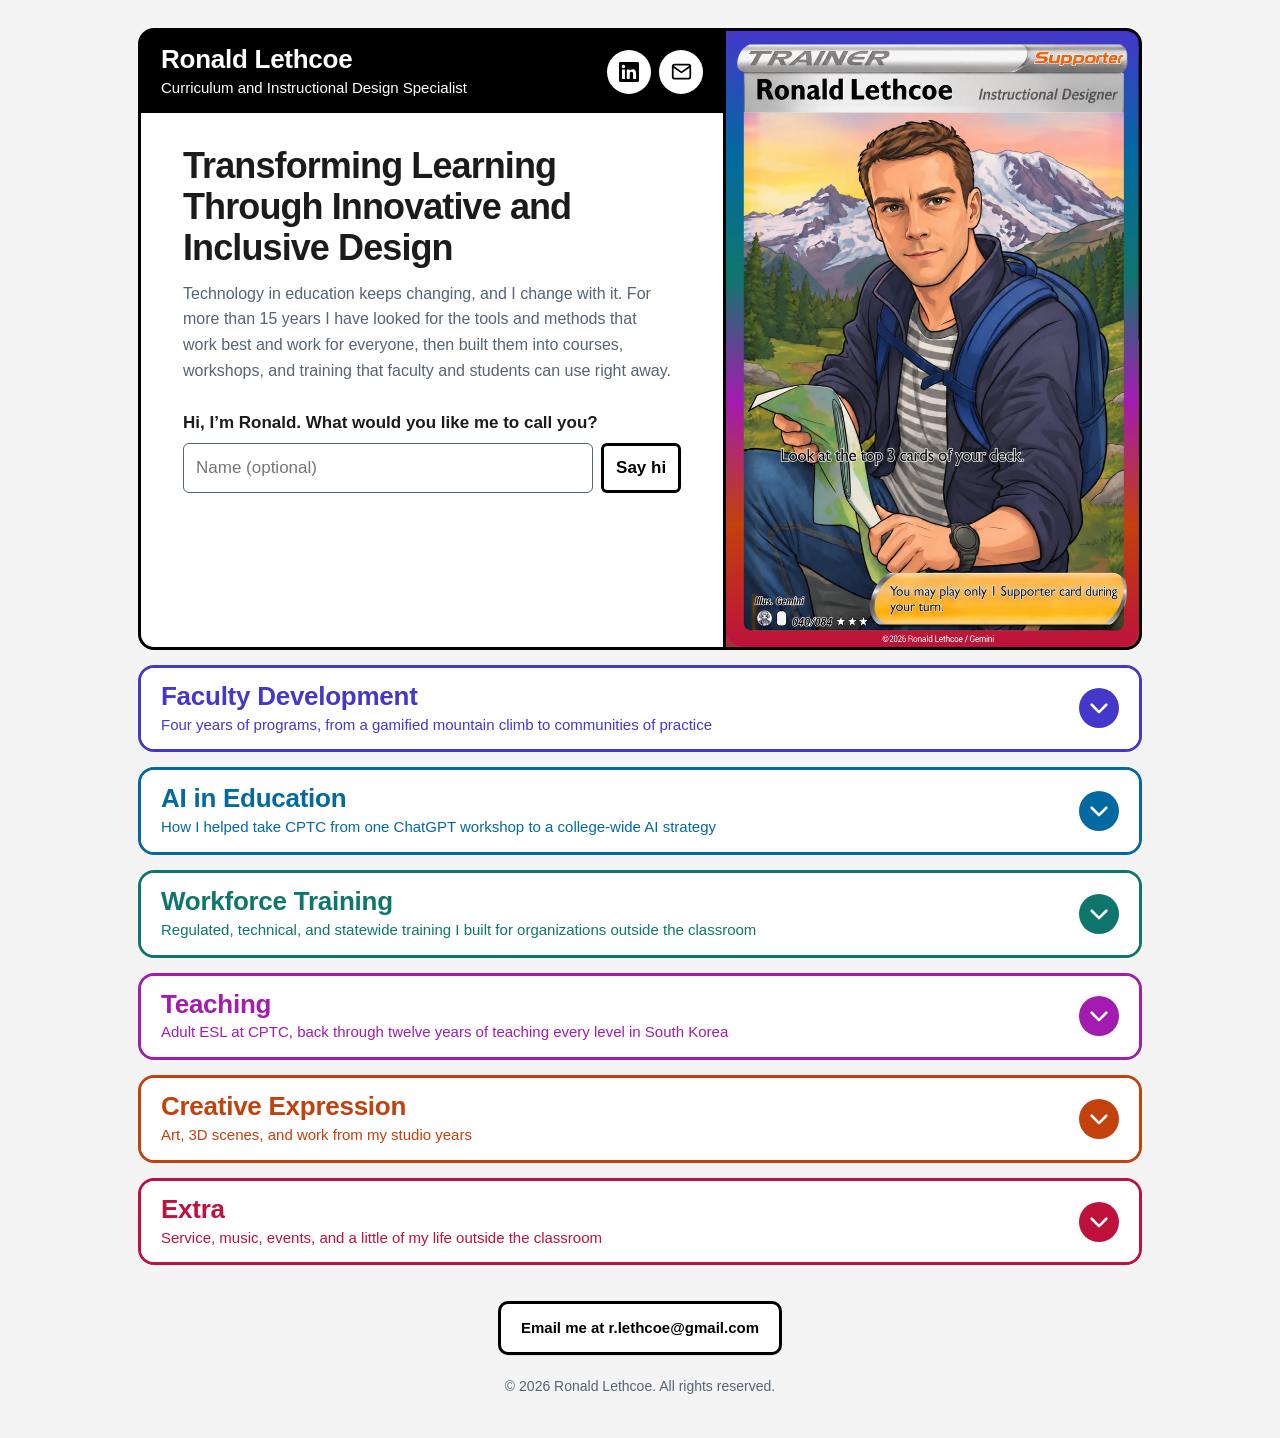
<file: index.html>
<!DOCTYPE html>
<html lang="en">
<head>
<meta charset="utf-8">
<meta content="width=device-width, initial-scale=1" name="viewport">
<title>Ronald Lethcoe | Curriculum and Instructional Design Specialist</title><link rel="icon" href="/favicon.ico?v=2" sizes="any"><meta property="og:type" content="website"><meta property="og:url" content="https://rlethcoe.com/"><meta property="og:title" content="Ronald Lethcoe | Curriculum and Instructional Design Specialist"><meta property="og:description" content="Learning design portfolio of Ronald Lethcoe, Curriculum and Instructional Design Specialist."><meta property="og:image" content="https://rlethcoe.com/ronald-lethcoe-share-card.jpg"><meta property="og:image:width" content="1200"><meta property="og:image:height" content="627"><meta property="og:image:alt" content="Illustrated trainer card of Ronald Lethcoe, Instructional Designer, in front of Mount Rainier"><meta name="twitter:card" content="summary_large_image"><meta name="twitter:image" content="https://rlethcoe.com/ronald-lethcoe-share-card.jpg">
<style>
:root{
  --ink:#1f2a36; --muted:#556474; --line:#cfdbe6; --page:#eef4f9; --white:#ffffff;
  --navy:#1c3350; --sound:#2f6e9c; --sky:#cfe1ef; --mist:#f4f8fb; --hoodie:#a8c6e2;
  --fd:#2f6e9c; --fd-dark:#1f5479; --fd-soft:#eaf3fa; --fd-line:#bcd6ea;
  --ai:#5867b2; --ai-dark:#414b8e; --ai-soft:#eff0fb; --ai-line:#c6cbeb;
  --pc:#287b69; --pc-dark:#1e6153; --pc-soft:#eaf5f1; --pc-line:#b9dcd1;
  --te:#7952a4; --te-dark:#603b88; --te-soft:#f3eef9; --te-line:#d5c5e9;
}
*{box-sizing:border-box}
body{margin:0;background:var(--page);color:var(--ink);font:17px/1.6 "Segoe UI",Helvetica,Arial,sans-serif}
a{color:var(--sound)}
.wrap{max-width:1040px;margin:0 auto;padding:0 18px}
/* hero */
.hero{margin-top:28px;border-radius:16px;overflow:hidden;border:1px solid var(--line);background:var(--white)}
.hero-bar{background:linear-gradient(135deg,var(--navy),var(--sound));color:#fff;padding:16px 26px;font-size:15px}
.hero-bar{display:flex;justify-content:space-between;align-items:center;gap:12px}.hero-bar span{color:#d6e6f3}.icons{display:flex;gap:8px}.icons a{color:#fff;width:36px;height:36px;border-radius:8px;background:rgba(255,255,255,.16);display:grid;place-items:center}.icons a:hover{background:rgba(255,255,255,.3)}
.hero-body{display:grid;grid-template-columns:1.25fr 1fr;gap:0}
.hero-text{padding:34px 30px 30px}
.hero-text h1{font-size:clamp(32px,4.4vw,48px);line-height:1.12;margin:0 0 16px;color:var(--navy)}
.hero-text p{margin:0 0 14px;color:var(--muted);font-size:18px}
.hero-photo{position:relative;min-height:380px;background:var(--sky)}
.hero-photo img{position:absolute;inset:0;width:100%;height:100%;object-fit:cover;object-position:center 30%}
.pill-row{display:flex;flex-wrap:wrap;gap:8px;margin-top:18px}
.pill{display:inline-block;background:var(--navy);color:#fff;text-decoration:none;padding:9px 16px;border-radius:8px;font-size:15px}
.pill.alt{background:var(--sound)}
@media (max-width:780px){.hero-body{grid-template-columns:1fr}.hero-photo{min-height:340px;order:-1}}
.stats{display:grid;grid-template-columns:repeat(4,1fr);gap:12px;margin:16px 0 0}
.stat{background:var(--white);border:1px solid var(--line);border-radius:12px;padding:16px 18px}
.stat b{display:block;font-size:28px;color:var(--navy);line-height:1.1}
.stat span{font-size:14px;color:var(--muted)}
@media (max-width:780px){.stats{grid-template-columns:repeat(2,1fr)}}
.howto{margin:16px 0 0;background:var(--mist);border:1px solid var(--line);border-radius:12px;padding:14px 18px;color:var(--navy);font-size:15.5px;display:flex;justify-content:space-between;align-items:center;gap:12px;flex-wrap:wrap}
.howto button{font:inherit;font-size:14px;background:var(--white);border:1px solid var(--line);color:var(--navy);border-radius:8px;padding:6px 14px;cursor:pointer}
/* big section banners */
details.section{margin-top:18px;border-radius:16px;overflow:hidden;border:1px solid var(--c-line);background:var(--white)}
details.section>summary{list-style:none;cursor:pointer;background:linear-gradient(135deg,var(--c),var(--c-dark));color:#fff;padding:22px 26px;display:flex;align-items:center;justify-content:space-between;gap:16px}
details.section>summary::-webkit-details-marker{display:none}
details.section>summary .lab{font-size:14px;color:rgba(255,255,255,.8)}
details.section>summary .ttl{display:block;font-size:30px;font-weight:700;line-height:1.15}
details.section>summary .sub{display:block;font-size:15.5px;color:rgba(255,255,255,.88);margin-top:4px;max-width:62ch}
.chev{flex:none;width:38px;height:38px;border-radius:50%;background:rgba(255,255,255,.18);display:grid;place-items:center;font-size:20px;transition:transform .2s}
details[open]>summary .chev{transform:rotate(180deg)}
.section-body{padding:24px 26px 28px;background:var(--c-soft)}
.fd{--c:var(--fd);--c-dark:var(--fd-dark);--c-soft:var(--fd-soft);--c-line:var(--fd-line)}
.ai{--c:var(--ai);--c-dark:var(--ai-dark);--c-soft:var(--ai-soft);--c-line:var(--ai-line)}
.pc{--c:var(--pc);--c-dark:var(--pc-dark);--c-soft:var(--pc-soft);--c-line:var(--pc-line)}
.te{--c:var(--te);--c-dark:var(--te-dark);--c-soft:var(--te-soft);--c-line:var(--te-line)}
.intro{margin:0 0 18px;font-size:17px}
.thread{background:var(--white);border:1px solid var(--c-line);border-left:5px solid var(--c);border-radius:12px;padding:16px 20px;margin:0 0 20px}
.thread h3{margin:0 0 6px;font-size:18px;color:var(--c-dark)}
.thread p{margin:0 0 8px}
.thread p:last-child{margin:0}
/* timeline items */
.tl{position:relative;padding-left:26px}
.tl:before{content:"";position:absolute;left:8px;top:10px;bottom:10px;width:3px;border-radius:2px;background:var(--c-line)}
details.item{position:relative;margin:0 0 12px;border-radius:12px;overflow:visible;border:1px solid var(--c-line);background:var(--white)}
details.item:before{content:"";position:absolute;left:-25px;top:18px;width:15px;height:15px;border-radius:50%;background:var(--white);border:3px solid var(--c)}
details.item.star:before{background:var(--c)}
details.item>summary{list-style:none;cursor:pointer;padding:12px 18px;border-radius:12px;display:flex;justify-content:space-between;align-items:center;gap:12px}
details.item>summary::-webkit-details-marker{display:none}
details.item[open]>summary{border-bottom:1px solid var(--c-line);border-radius:12px 12px 0 0;background:var(--mist)}
details.item>summary .when{display:block;font-size:13.5px;color:var(--c);font-weight:600}
details.item>summary .name{display:block;font-size:19px;font-weight:700;color:var(--ink);line-height:1.25}
details.item>summary .plus{flex:none;color:var(--c);font-size:22px;line-height:1;transition:transform .2s}
details.item[open]>summary .plus{transform:rotate(45deg)}
.item-body{padding:14px 18px 16px}
.item-body p{margin:0 0 10px}
.item-body p:last-child{margin-bottom:0}
.item-body ul{margin:4px 0 10px;padding-left:20px}
.item-body li{margin-bottom:4px}
.badge{display:inline-block;font-size:12.5px;font-weight:600;border-radius:6px;padding:2px 8px;margin-left:8px;vertical-align:middle;background:#fff3d6;color:#7a5a12;border:1px solid #f0d99b}
.badge.jewel{background:var(--c);color:#fff;border-color:var(--c)}
.tags{display:flex;flex-wrap:wrap;gap:6px;margin-top:10px}
.tag{font-size:13px;background:var(--c-soft);color:var(--c-dark);border:1px solid var(--c-line);border-radius:999px;padding:2px 10px}
.link{display:inline-block;background:var(--c);color:#fff;text-decoration:none;padding:7px 14px;border-radius:6px;font-size:14.5px;margin:6px 8px 0 0}
.connect{font-size:15px;color:var(--c-dark);background:var(--c-soft);border-radius:8px;padding:8px 12px;margin-top:10px}
.connect b{font-weight:600}
.nums{display:grid;grid-template-columns:repeat(auto-fit,minmax(140px,1fr));gap:10px;margin:10px 0 12px}
.num{background:var(--c-soft);border:1px solid var(--c-line);border-radius:10px;padding:10px 12px}
.num b{display:block;font-size:24px;color:var(--c-dark);line-height:1.1}
.num span{font-size:13.5px;color:var(--muted)}
.cards{display:grid;grid-template-columns:repeat(auto-fit,minmax(220px,1fr));gap:12px;margin-top:8px}
.card{background:var(--white);border:1px solid var(--c-line);border-radius:12px;overflow:hidden}
.card .hd{background:var(--c);color:#fff;padding:10px 14px;font-weight:600;font-size:15.5px}
.card .bd{padding:12px 14px;font-size:15.5px}
.card .bd p{margin:0}
h3.group{font-size:20px;color:var(--c-dark);margin:26px 0 10px}
.hub{margin-top:22px;border-radius:14px;overflow:hidden;border:1px solid var(--c-line);background:var(--white)}
.hub .hd{background:linear-gradient(135deg,var(--c),var(--c-dark));color:#fff;padding:14px 20px}
.hub .hd span{display:block;font-size:13.5px;color:rgba(255,255,255,.85)}
.hub .hd strong{font-size:21px}
.hub .bd{padding:16px 20px}
.hub .bd p{margin:0 0 10px}
footer{margin:22px 0 48px;border-radius:16px;overflow:hidden;border:1px solid var(--line);background:var(--white)}
footer .hd{background:linear-gradient(135deg,var(--navy),var(--sound));color:#fff;padding:16px 26px;font-size:22px;font-weight:700}
footer .bd{padding:20px 26px}
footer .bd p{margin:0 0 12px;color:var(--muted)}
.fine{font-size:13.5px;color:var(--muted);margin-top:12px}
/* Cool section palette and matching navigation */
.pill[href="#faculty"]{background:#a7d7f0;color:#163d58}
.pill[href="#ai"]{background:var(--ai);color:#fff}
.pill[href="#partners"]{background:var(--pc);color:#fff}
.pill[href="#teaching"]{background:var(--te);color:#fff}
.pill:hover{filter:brightness(.94)}
details.section.fd>summary{background:linear-gradient(135deg,#b9e1f5,#88c4e6);color:#173e59}
details.section.fd>summary .lab,details.section.fd>summary .sub{color:#214e6c}
details.section.fd>summary .chev{background:rgba(255,255,255,.48)}
.chev{width:48px;height:48px;display:flex;align-items:center;justify-content:center;font-size:initial}
.chev svg{width:34px;height:34px;display:block}
.affiliations{margin-top:16px;padding:20px 22px;background:#fff;border:1px solid var(--line);border-radius:12px}
.affiliations h2{font-size:12px;font-weight:600;text-transform:uppercase;letter-spacing:.12em;color:var(--muted);margin:0 0 18px}
.logo-row{display:grid;grid-template-columns:repeat(7,minmax(0,1fr));align-items:start;gap:22px 20px}
.affiliation{margin:0;text-align:center;min-width:0}
.affiliation img{width:100%;height:48px;object-fit:contain;display:block}
.affiliation figcaption{font-size:10px;line-height:1.35;color:var(--muted);margin-top:8px}
.portfolio-work-image{display:block;width:100%;height:auto;border-radius:10px;margin:12px 0}
@media(max-width:780px){.logo-row{grid-template-columns:repeat(3,minmax(0,1fr));gap:20px 15px}.affiliations{padding:18px}.chev{width:44px;height:44px}}
.portfolio-document-preview{display:block;width:100%;height:auto;max-height:560px;object-fit:contain;border-radius:10px;margin:12px 0;background:white}
/* Version 06: direct access to current work and live LibGuide pages */
.hero-text{display:flex;flex-direction:column}
.pill-row{display:grid;grid-template-columns:repeat(2,minmax(0,1fr));gap:10px;width:100%;margin-top:auto;padding-top:14px}
.pill-row .pill{display:flex;align-items:center;justify-content:center;width:100%;min-height:62px;padding:12px 10px;font-weight:700;text-align:center;line-height:1.3}
.guide-panel{clear:both;margin-top:18px;border:1px solid var(--c-line,var(--line));border-radius:10px;overflow:hidden;background:#fff}
.guide-toolbar{display:flex;flex-wrap:wrap;align-items:center;justify-content:space-between;gap:10px;padding:12px 14px;background:var(--c-soft,var(--mist));font-size:14px}
.guide-toolbar a{color:var(--c-dark,var(--navy));font-weight:600}
.close-guide{border:1px solid var(--c-line,var(--line));background:#fff;color:var(--c-dark,var(--navy));font:inherit;font-weight:600;border-radius:6px;padding:7px 12px;cursor:pointer}
.guide-panel iframe{display:block;border:0;width:100%;height:760px;background:#fff}
.guide-disclosure{margin:12px 0}
.guide-disclosure>summary{cursor:pointer;font-weight:700;color:var(--c-dark);padding:10px 0}
.card:has(.guide-disclosure[open]){grid-column:1 / -1}
.alignment-example{margin:0 0 14px}
.alignment-example img{display:block;width:100%;max-width:317px;height:auto;margin:0 auto}
.alignment-example figcaption{font-size:12px;line-height:1.45;color:var(--muted);margin-top:8px}
@media(max-width:780px){.pill-row .pill{min-height:58px;font-size:14px}.guide-panel iframe{height:660px}}
</style>
<style>
.lg-snapshot{font:16px/1.65 "Segoe UI",Helvetica,Arial,sans-serif;color:#263747;margin:18px 0;overflow-wrap:anywhere}
.lg-snapshot *{box-sizing:border-box;max-width:100%}
.lg-snapshot .snapshot-source{font-size:13px;margin:0 0 12px}
.source-box{border:1px solid #cfdbe6;border-radius:10px;margin:12px 0;background:#fff;overflow:hidden}
.source-box>summary{padding:14px 16px;font-weight:700;cursor:pointer;color:#234b68;background:#f0f6fa;line-height:1.35}
.source-content{padding:18px}
.source-content h1,.source-content h2,.source-content h3,.source-content h4{color:#214e6c;font-size:1.18em;line-height:1.35;margin:24px 0 12px}
.source-content p{margin:0 0 14px}.source-content ul,.source-content ol{padding-left:24px;margin:10px 0 18px}
.source-content a{color:#245e91;text-decoration:underline}.source-content a:hover{text-decoration-thickness:2px}
.source-content img{display:block;max-width:100%;max-height:600px;object-fit:contain;width:auto;height:auto;margin:14px auto;border-radius:6px}
.source-content .source-grid{display:grid;grid-template-columns:repeat(auto-fit,minmax(min(100%,220px),1fr));gap:14px;margin:14px 0}
.source-content .source-flex{display:flex;flex-wrap:wrap;gap:14px}
.source-content .source-inline{display:inline-block;margin:4px 6px 8px 0;padding:6px 10px;border-radius:7px;background:#eef4f9}
.source-content .source-inline strong{margin-right:5px}
.source-content nav{display:flex;flex-wrap:wrap;gap:8px;margin:16px 0 24px}
.source-content nav a{display:inline-block;padding:8px 12px;border-radius:7px;border:1px solid #bfd3e2;background:#eef4f9;font-weight:600;text-decoration:none}
.source-content .table-scroll{overflow-x:auto;margin:14px 0 22px;max-width:100%}
.source-content table{border-collapse:collapse;width:100%;font-size:14px}.source-content th,.source-content td{padding:10px;border:1px solid #cfdbe6;vertical-align:top;min-width:110px}
.source-content th{background:#e1eef7;color:#234b68;text-align:left}.source-content tr:nth-child(even){background:#f6f9fc}
.source-content blockquote{border-left:4px solid #b9d5e9;margin:16px 0;padding:10px 18px;background:#f4f8fb}
.source-content pre{white-space:pre-wrap;overflow-wrap:anywhere;overflow:auto;background:#f4f8fb;border:1px solid #cfdbe6;border-radius:6px;padding:14px}
.source-content textarea{display:block;width:100%;min-height:220px;font:14px/1.55 Consolas,monospace;border:1px solid #b9cddd;border-radius:6px;padding:12px;margin:10px 0;background:#f8fbfd;color:#263747}
.source-content .cnews-copy-btn{font:inherit;font-weight:600;padding:7px 14px;border:1px solid #bfd3e2;border-radius:6px;color:#234b68;background:#eef4f9;cursor:pointer}
.snapshot-media{margin:16px 0;border:1px solid #cfdbe6;border-radius:8px;overflow:hidden}.snapshot-media>summary{padding:12px 14px;font-weight:600;cursor:pointer;background:#eef4f9}
.snapshot-media .media-frame{position:relative;aspect-ratio:16/9}.snapshot-media iframe{position:absolute;inset:0;width:100%;height:100%;border:0}
.snapshot-media .media-document{aspect-ratio:auto;height:650px}.snapshot-media p{padding:10px 14px;margin:0;font-size:13px}
.close-snapshot{font:inherit;font-weight:600;border:1px solid #cfdbe6;border-radius:6px;background:#f4f8fb;color:#214e6c;padding:9px 14px;cursor:pointer;margin:10px 0}
@media(max-width:780px){.source-content{padding:14px}.source-content th,.source-content td{padding:8px}.snapshot-media .media-document{height:520px}}
</style><style id="v07-mobile-tables">.source-content table[data-columns="2"] td,.source-content table[data-columns="2"] th{min-width:0;overflow-wrap:anywhere}@media(max-width:780px){.lg-snapshot .source-content{padding:10px}}</style><style id="v08-process-styles">
.design-process{margin:18px 0 4px;border:1px solid var(--c-line,#cfdbe6);border-radius:10px;background:#fff}
.design-process>summary,.canvas-preview>summary{padding:12px 14px;color:var(--c-dark,#1f5479);font-weight:700;cursor:pointer}
.design-process[open]>summary{border-bottom:1px solid var(--c-line,#cfdbe6)}
.addie-context{padding:12px 14px 0!important;font-size:13px;color:#556474}
.addie-case{padding:10px 14px 16px;min-width:0}
.addie-case+.addie-case{border-top:1px solid var(--c-line,#cfdbe6)}
.addie-case h4{font-size:17px;line-height:1.4;color:var(--c-dark,#1f5479);margin:0 0 12px}
.addie-phases{margin:0;display:grid;grid-template-columns:90px minmax(0,1fr);gap:12px 14px;font-size:15px;line-height:1.6}
.addie-phases dt{font-weight:700;color:var(--c-dark,#1f5479)}.addie-phases dd{margin:0;overflow-wrap:anywhere}
.home-course{margin:18px 0}.canvas-preview{margin-top:12px;border:1px solid var(--c-line);border-radius:10px;overflow:hidden}
.canvas-preview iframe{display:block;width:100%;height:720px;border:0;border-top:1px solid var(--c-line);background:#f4f8fb}
.frame-note{font-size:14px;color:#556474;padding:0 14px 12px}
@media(max-width:600px){.addie-phases{grid-template-columns:1fr;gap:3px}.addie-phases dd{margin-bottom:12px}.canvas-preview iframe{height:65vh;min-height:420px}}
/* Version 09: Seattle palette from the waterfront photo (college navy, jersey blue, hoodie light blue, action green) */
:root{
  --navy:#002244; --sound:#1d4f91; --sky:#d6e6f4; --mist:#f3f7fb; --hoodie:#a9c8e4; --page:#edf2f7; --line:#cfdbe7;
  --green:#3d7a3a; --grey:#a5acaf;
  --fd:#3a78b5; --fd-dark:#1d4f91; --fd-soft:#eef5fb; --fd-line:#c4daee;
  --ai:#1d4f91; --ai-dark:#12366a; --ai-soft:#edf2f9; --ai-line:#c2d0e6;
  --pc:#3d7a3a; --pc-dark:#2a5a29; --pc-soft:#eff6ee; --pc-line:#c6dcc4;
  --te:#002244; --te-dark:#001530; --te-soft:#eef1f6; --te-line:#c3cbd8;
}
body{background:var(--page)}
a{color:var(--sound)}
.hero-bar,footer .hd{background:linear-gradient(135deg,#002244 0%,#1d4f91 100%);border-bottom:3px solid var(--green)}
.hero-text h1{color:var(--navy)}
.hero-text h1:after{content:"";display:block;width:72px;height:5px;border-radius:3px;background:var(--green);margin-top:16px}
.pill[href="#faculty"]{background:#a9c8e4;color:#002244}
.pill[href="#ai"]{background:#1d4f91;color:#fff}
.pill[href="#partners"]{background:#3d7a3a;color:#fff}
.pill[href="#teaching"]{background:#002244;color:#fff}
.pill{box-shadow:0 1px 0 rgba(0,34,68,.08);transition:transform .15s,filter .15s}
.pill:hover{transform:translateY(-1px);filter:brightness(.96)}
details.section{box-shadow:0 2px 10px rgba(0,34,68,.06)}
details.section.fd>summary{background:linear-gradient(135deg,#c9dff2,#a9c8e4);color:#002244}
details.section.fd>summary .lab,details.section.fd>summary .sub{color:#173f6b}
details.section.ai>summary{background:linear-gradient(135deg,#1d4f91,#12366a);color:#fff}
details.section.pc>summary{background:linear-gradient(135deg,#4a8a46,#2f6330);color:#fff}
details.section.pc>summary .lab,details.section.pc>summary .sub{color:#dcebd9}
details.section.pc>summary .chev{background:rgba(255,255,255,.18)}
details.section.te>summary{background:linear-gradient(135deg,#0a2d55,#002244);color:#fff}
details.section.te>summary .sub,details.section.te>summary .lab{color:#c9d8ea}
.howto{background:#fff}
.badge{background:#eff6ee;color:#2a5a29;border-color:#c6dcc4}
/* Version 09: timeline line runs through the center of every circle, from the first circle to the last */
.tl{padding-left:30px}
.tl:before{display:none}
.tl>details.item:before{left:-30px;top:17px;width:18px;height:18px;border:3px solid var(--c);background:#fff;z-index:2;box-sizing:border-box}
.tl>details.item.star:before{background:var(--c)}
.tl>details.item:after{content:"";position:absolute;left:-22.5px;top:26px;width:3px;height:calc(100% + 12px);background:var(--c-line);border-radius:2px;z-index:1}
.tl>details.item:last-of-type:after{display:none}
/* Version 10: top row colors, purple, and one consistent project layout */
:root{
  --fd:#1d4f91; --fd-dark:#12366a; --fd-soft:#edf2f9; --fd-line:#c2d0e6;
  --ai:#5a4b9b; --ai-dark:#43357a; --ai-soft:#f2f0f9; --ai-line:#d3cdea;
}
.pill[href="#faculty"]{background:#1d4f91;color:#fff}
.pill[href="#ai"]{background:#5a4b9b;color:#fff}
details.section.fd>summary{background:linear-gradient(135deg,#1d4f91,#12366a);color:#fff}
details.section.fd>summary .lab,details.section.fd>summary .sub{color:#d3e1f2}
details.section.fd>summary .chev{background:rgba(255,255,255,.18)}
details.section.ai>summary{background:linear-gradient(135deg,#5a4b9b,#43357a);color:#fff}
details.section.ai>summary .lab,details.section.ai>summary .sub{color:#e2ddf3}
.item-body img.splash{display:block;width:100%;height:auto;max-height:380px;object-fit:contain;background:var(--c-soft);border-radius:10px;margin:2px 0 14px;border:1px solid var(--c-line)}
.item-body p.story{font-size:17px;line-height:1.65;margin:0 0 10px}
.item-body p.story strong{color:var(--c-dark)}
.item-body .tags{margin:4px 0 14px}
.subs{display:flex;flex-direction:column;gap:8px;margin-top:6px}
details.sub{border:1px solid var(--c-line);border-radius:10px;background:#fff;margin:0}
details.sub>summary{list-style:none;cursor:pointer;padding:11px 14px;font-weight:700;color:var(--c-dark);display:flex;align-items:center;gap:10px;border-radius:10px}
details.sub>summary::-webkit-details-marker{display:none}
details.sub>summary:before{content:"";flex:none;width:9px;height:9px;border-right:2.5px solid var(--c);border-bottom:2.5px solid var(--c);transform:rotate(-45deg);transition:transform .2s;margin:0 4px 0 2px}
details.sub[open]>summary:before{transform:rotate(45deg)}
details.sub[open]>summary{border-bottom:1px solid var(--c-line);border-radius:10px 10px 0 0;background:var(--c-soft)}
.sub-body{padding:14px 16px}
.sub-body>*:last-child{margin-bottom:0}
details.sub.design-process .addie-context{padding:12px 16px 0!important}
.gallery{display:grid;grid-template-columns:repeat(auto-fill,minmax(180px,1fr));gap:10px;margin:0 0 16px}
.gallery a{display:block;border-radius:8px;overflow:hidden;border:1px solid var(--c-line);background:var(--c-soft);aspect-ratio:4/3}
.gallery img{width:100%;height:100%;object-fit:cover;display:block;transition:transform .2s}
.gallery a:hover img{transform:scale(1.03)}
.source-box-flat{border-top:1px solid var(--c-line);padding-top:10px}
.lg-snapshot{margin:0}
/* Version 11 */
.item-body img.splash.tall{max-height:560px}
.home-preview{margin:6px 0 4px}
.home-preview img.preview{display:block;width:100%;height:auto;border-radius:10px;border:1px solid var(--c-line);margin:0 0 6px}
.item-body .nums{margin:12px 0}
.item-body ul{margin:6px 0 12px}
details.lg-frame .sub-body{padding:12px 14px 14px}
details.lg-frame .frame-wrap iframe{display:block;width:100%;height:760px;border:1px solid var(--c-line);border-radius:8px;margin-top:10px;background:#fff}
@media(max-width:780px){details.lg-frame .frame-wrap iframe{height:620px}}
</style><style id="version12">
.hero-bar,footer .hd{border-bottom-color:#7952a4}.hero-text h1:after{background:#7952a4}
.item-body{overflow:hidden}.item-body>img.splash{width:calc(100% + 36px);max-width:none;margin:-14px -18px 16px;border:0;border-radius:0;height:auto;max-height:none;object-fit:contain}
.item-body>.tags,.item-body>.nums{margin:4px 0 18px}.process-summary{font-size:15px;color:var(--muted)}
.project-art-row{display:flex;align-items:center;justify-content:center;gap:14px;margin:12px 0 20px}.project-art-row img{width:calc(33.333% - 10px);height:auto;object-fit:contain;min-width:0}
.newsletter-pair img{width:calc(50% - 7px);max-height:420px}.project-deck-link{display:inline-block;margin:12px 10px 0 0;font-weight:600}
@media(max-width:600px){.project-art-row{flex-wrap:wrap}.project-art-row img{width:100%}.newsletter-pair img{width:calc(50% - 7px)}}
</style><style id="version13">.manual-samples{align-items:flex-start}.manual-samples figure{width:calc(50% - 7px);margin:0}.manual-samples figure img{display:block;width:100%;height:auto}.manual-samples figcaption{font-size:13px;color:var(--muted);margin-top:8px}.conference-resources{margin:18px 0}.conference-resources h4{margin-bottom:8px}.conference-resources li{margin-bottom:12px}.media-resource{margin-left:14px;font-size:14px}.event-resource{font-weight:600}.annual-institutes{margin:0 0 24px;padding:16px 20px;background:white;border-left:4px solid #7952a4}.annual-institutes h3{margin:0 0 8px}.annual-institutes ul{display:flex;flex-wrap:wrap;gap:8px 24px;padding-left:20px}@media(max-width:600px){.manual-samples figure{width:100%}.media-resource{display:inline-block}}</style><style id="version13-consistency">.hero-bar{border-bottom:0}.hero-text h1:after{display:none}.item-body>p,.item-body>p.story,.hub .bd>p{font-size:17px;line-height:1.65;font-weight:400;font-style:normal;color:var(--ink)}.link{display:inline-flex;align-items:center;justify-content:center;gap:6px;background:var(--c,var(--sound));color:#fff!important;font:600 14.5px/1.35 "Segoe UI",Helvetica,Arial,sans-serif;text-decoration:none;border:0;border-radius:6px;padding:10px 16px;margin:8px 8px 0 0;min-height:42px}.link:hover{filter:brightness(.94)}.conference-resources ul{list-style:none;padding-left:0}.conference-resources li{margin-bottom:10px}.item-body>.conference-resources{margin-top:16px}.hub .bd>img{margin:0 0 18px;border-radius:8px}.item-body img.splash{height:auto;max-height:none}.item-body>.tags,.item-body>.nums{margin:4px 0 18px}</style><style id="card-copy-consistency">.card .bd p{font-size:17px;line-height:1.65;font-weight:400;font-style:normal}.item-body>p.story{margin:0 0 14px}.item-body>p.story:last-of-type{margin-bottom:16px}</style><style id="esl-live-preview">.esl-live{display:block;width:100%;height:283px;min-height:0;border:1px solid var(--c-line);border-radius:8px;background:#fff;margin:0 0 18px}@media(max-width:600px){.esl-live{height:260px}}</style><style id="portfolio-pills-and-presentations">.home-h5p{display:block;width:100%;height:680px;border:0;background:#f4f8fb;margin:0 0 18px}.item-body>.tags{gap:7px;margin:8px 0 18px}.tag{font-size:12.5px;line-height:1.4;padding:4px 10px}.presentation-chips{display:grid;grid-template-columns:minmax(0,1fr);gap:12px}.presentation-chip{display:grid;grid-template-columns:116px minmax(0,1fr);gap:13px;align-items:start;padding:12px;background:var(--c-soft,#f3f7fb);border:1px solid var(--c-line,#cfdbe7);border-radius:12px;color:var(--ink);text-decoration:none;transition:box-shadow .15s,transform .15s}.presentation-chip:hover{transform:translateY(-2px);box-shadow:0 4px 12px #00224418}.presentation-chip img{width:116px;height:72px;object-fit:contain;background:#fff;border-radius:5px}.presentation-copy{display:flex;flex-direction:column;gap:6px;min-width:0}.presentation-copy strong{font-size:15px;line-height:1.3;color:var(--c-dark,#1d4f91)}.presenters,.conference-name{font-size:12.5px;line-height:1.4}.presenters{color:#394f64}.conference-name{color:#596c7e}.ai-deep-dive{padding:0 0 18px;margin-bottom:18px;border-bottom:1px solid var(--c-line)}.ai-deep-dive h3{font-size:20px;margin:0 0 6px}.ai-deep-dive p{margin:0 0 8px}@media(max-width:600px){.home-h5p{height:520px}.presentation-chip{grid-template-columns:96px minmax(0,1fr)}.presentation-chip img{width:96px;height:60px}}</style><style id="open-controls-style">details.section{scroll-margin-top:12px}</style><link rel="stylesheet" href="assets/portfolio-v15.css?v=966587395d66"></head>
<body>
<div class="wrap">
<section class="hero">
<div class="hero-body">
<header class="hero-heading">
<div>
<h1 class="hero-name">Ronald Lethcoe</h1>
<p class="hero-role">Curriculum and Instructional Design Specialist</p>
</div>
<div class="icons hero-contact"><a aria-label="LinkedIn" href="https://www.linkedin.com/in/rlethcoe" title="LinkedIn"><svg aria-hidden="true" fill="currentColor" height="20" viewbox="0 0 24 24" width="20"><path d="M20.45 20.45h-3.56v-5.57c0-1.33-.02-3.04-1.85-3.04-1.85 0-2.14 1.45-2.14 2.94v5.67H9.35V9h3.41v1.56h.05c.48-.9 1.64-1.85 3.37-1.85 3.6 0 4.27 2.37 4.27 5.46v6.28zM5.34 7.43a2.06 2.06 0 1 1 0-4.13 2.06 2.06 0 0 1 0 4.13zM7.12 20.45H3.56V9h3.56v11.45zM22.22 0H1.77C.79 0 0 .77 0 1.73v20.54C0 23.23.79 24 1.77 24h20.45c.98 0 1.78-.77 1.78-1.73V1.73C24 .77 23.2 0 22.22 0z"></path></svg></a><a aria-label="Email" href="mailto:r.lethcoe@gmail.com" title="Email r.lethcoe@gmail.com"><svg aria-hidden="true" fill="none" height="21" stroke="currentColor" stroke-linecap="round" stroke-linejoin="round" stroke-width="2" viewbox="0 0 24 24" width="21"><rect height="16" rx="2" width="20" x="2" y="4"></rect><path d="m22 6-10 7L2 6"></path></svg></a></div>
</header>
<div class="hero-text">
<h2 class="hero-tagline">Transforming Learning Through Innovative and Inclusive Design</h2>
<p>Technology in education keeps changing, and I change with it. For more than 15 years I have looked for the tools and methods that work best and work for everyone, then built them into courses, workshops, and training that faculty and students can use right away.</p>
<form id="visitor-greeting" class="visitor-greeting" data-xapi-endpoint="https://rlethcoe-portfolio-xapi.r-lethcoe.workers.dev/portfolio" hidden>
  <label for="visitor-name">Hi, I’m Ronald. What would you like me to call you?</label>
  <div class="visitor-fields">
    <input id="visitor-name" type="text" autocomplete="name" maxlength="40" placeholder="Name (optional)">
    <button type="submit">Say hi</button>
  </div>
  <span id="visitor-notice" hidden></span>
  <p class="visitor-response" id="visitor-response" role="status"></p>
</form>
</div>
<div class="hero-photo hero-card"><img alt="Illustrated trading card titled Ronald Lethcoe, with the subtitle Instructional Designer, showing him holding a map in front of a snowy mountain" src="images/ronald-trainer-card-clean-edges.webp" width="800" height="1193"></div>
</div>
</section>
<!-- ================= FACULTY DEVELOPMENT ================= -->
<details class="section fd" id="faculty">
<summary><div><span class="ttl">Faculty Development</span><span class="sub">Four years of programs, from a gamified mountain climb to communities of practice</span></div><span aria-hidden="true" class="chev"><svg fill="none" viewbox="0 0 32 32"><path d="M7 12L16 21L25 12" stroke="currentColor" stroke-linecap="round" stroke-linejoin="round" stroke-width="3.2"></path></svg></span></summary>
<div class="section-body">
<div class="faculty-overview">
<h3 class="group">The Systems I Run</h3>
<div class="cards">
<div class="card"><div class="hd">Canvas Administrator</div><div class="bd"><p>I administer Canvas for the college, including Blueprints, Credentials and course builds.</p></div></div>
<div class="card"><div class="hd">Simple Syllabus</div><div class="bd"><p>I lead the college's adoption of Simple Syllabus.</p></div></div>
<div class="card"><div class="hd">H5P</div><div class="bd"><p>I manage H5P for the college and teach faculty to build interactive content with it.</p></div></div>
<div class="card"><div class="hd">Canvas Credentials</div><div class="bd"><p>381 badges, 4,418 awards, 15 pathways and 110 certificates in place of manual PD tracking.</p></div></div>
</div>
</div>
<div class="tl">
<details class="item" id="project-1" open>
<summary><div><span class="when">November 2026 to May 2027</span><span class="name">CARES Communities of Practice <span class="badge">In Progress</span></span></div><span class="plus" aria-hidden="true"><svg fill="none" viewBox="0 0 32 32"><path d="M7 12L16 21L25 12" stroke="currentColor" stroke-linecap="round" stroke-linejoin="round" stroke-width="3.2"></path></svg></span></summary>
<div class="item-body"><img alt="CARES Communities of Practice course banner with a mountain landscape and a lit house." class="splash" decoding="async" loading="eager" src="images/cares-communities.jpg">
<div class="tags"><span class="tag">5 groups</span><span class="tag">10 paid faculty leads</span><span class="tag">28 PD hours available</span><span class="tag">Course live</span></div><p class="story">Faculty needed a way to connect their professional development with the college’s CARES goals and continue working together after in-service. I designed the structure and Canvas space for five yearlong faculty communities.</p><p class="story">I connected the five HOME rooms and the Fall In-Service planning activity to five groups, each with two faculty leads. I built one Canvas course with five sections and a November-to-May work cycle. The Canvas course is live, with five sections and participants in place. The communities are beginning their yearlong work, with portfolio assembly planned for May 2027.</p>
<div class="embed-actions">
  <button type="button" class="link" aria-haspopup="dialog" aria-controls="embed-viewer"
    data-embed-title="Fall In-Service to CARES Communities of Practice"
    data-embed-src="https://www.canva.com/design/DAHalZBXzrk/mDsBAd_EmVQO4CwBE2WJgg/view?embed">Project Breakdown</button>
  <a class="link" href="https://cptc.libguides.com/TLC/F-2026-In-Service"
    target="_blank" rel="noopener">Fall In-Service LibGuide ↗</a>
</div>
</div>
</details>
<details class="item" id="project-2">
<summary><div><span class="when">October 16, 2026</span><span class="name">Fall 2026 In-Service: from Goals to Group Plans</span></div><span class="plus" aria-hidden="true"><svg fill="none" viewBox="0 0 32 32"><path d="M7 12L16 21L25 12" stroke="currentColor" stroke-linecap="round" stroke-linejoin="round" stroke-width="3.2"></path></svg></span></summary>
<div class="item-body"><img alt="Five Fall 2026 In-Service station posters, one for each CARES goal." class="splash" decoding="async" loading="eager" src="images/fall26-stations.jpg"><div class="tags"><span class="tag">Technological Literacy CWLO</span><span class="tag">Professional Development Plan</span><span class="tag">CARES Goals</span><span class="tag">Gallery walk</span></div><p class="story">The college needed an in-service that connected faculty development plans to its CARES goals. I coordinated presenters and logistics and designed the afternoon learning experience.</p><p class="story">I organized a sequence in which faculty analyzed a real program problem, planned a solution with colleagues, and shared their work in a gallery walk. I connected those group plans to the Communities of Practice. The group plans became starting work for the yearlong Communities of Practice. The event gave faculty a concrete handoff from an individual development plan to a shared project.</p><a href="https://cptc.libguides.com/TLC/F-2026-In-Service" class="link" target="_blank" rel="noopener">Open the LibGuide Page ↗</a></div>
</details>
<details class="item" id="project-3">
<summary><div><span class="when">Summer to October 2026</span><span class="name">HOME</span></div><span class="plus" aria-hidden="true"><svg fill="none" viewBox="0 0 32 32"><path d="M7 12L16 21L25 12" stroke="currentColor" stroke-linecap="round" stroke-linejoin="round" stroke-width="3.2"></path></svg></span></summary>
<div class="item-body"><iframe src="https://cptc.h5p.com/content/1292937218086100828/embed" title="HOME interactive course overview" loading="lazy" class="home-h5p" allow="fullscreen" allowfullscreen="allowfullscreen"></iframe><div class="tags"><span class="tag">10 weeks</span><span class="tag">20 PD hours</span><span class="tag">Gagné's nine events</span><span class="tag">Completed October 12, 2026</span></div><p class="story">My earlier self-paced faculty pathways showed me that people needed a reason to meet and keep going together. I rebuilt that shared foundation as HOME, a ten-week live course connected to later community work.</p><p class="story">I organized each week as a room of a house, sequenced meetings around Gagné’s nine events, and used HOME Inspections for faculty self-assessment. The later rooms introduced the five CARES communities, and week ten supported the choice of a group. The course completed its ten-week run on October 12, 2026 and became the first 20 hours of the pathway into Communities of Practice. Faculty left with HOME Inspection self-assessments to carry into their portfolios.</p><a href="https://cptc.instructure.com/courses/2751716" class="link" target="_blank" rel="noopener">Open the HOME Course in Canvas ↗</a></div>
</details>
<details class="item" id="project-4">
<summary><div><span class="when">May 2026</span><span class="name">Spring 2026 In-Service: the Bloom Block </span></div><span class="plus" aria-hidden="true"><svg fill="none" viewBox="0 0 32 32"><path d="M7 12L16 21L25 12" stroke="currentColor" stroke-linecap="round" stroke-linejoin="round" stroke-width="3.2"></path></svg></span></summary>
<div class="item-body"><img alt="Cover of the May 2026 TLC Newsletter with Simon the robot pointing at May 15, 2026 on a timeline." class="splash tall" decoding="async" loading="eager" src="images/bloom-newsletter-cover.jpg"><div class="tags"><span class="tag">Critical Thinking CWLO</span><span class="tag">113 redesigns</span><span class="tag">88% completion</span><span class="tag">10% to 42% naming a term</span><span class="tag">84% positive feedback (n=75)</span></div><p class="story">Faculty needed to translate the Critical Thinking College-Wide Learning Outcome into assignments students actually complete. I designed the Spring 2026 In-Service as the Bloom Block: eight departments working in parallel through six stages from Remember to Create. Simon’s story, introduced through a 16-page graphic novel in the TLC newsletter, gave the day a shared purpose. Each faculty member worked toward a concrete deliverable: a redesigned assignment with visible CWLO alignment.</p><p class="story">I built the dean and faculty guides, six stage handouts, a Simon Ticket voting economy, and an AI CWLO checker. Faculty compared the checker’s suggestions with their own work and made the final revisions themselves. The event produced 113 CWLO-aligned redesigns from 129 submitted assignments, an 88% completion rate. Assignments naming a critical-thinking term rose from 10% to 42%, and 84% of 75 survey respondents rated the day good or excellent.</p><a href="https://cptc.libguides.com/TLC/S2026InService" class="link" target="_blank" rel="noopener">Open the LibGuide Page ↗</a></div>
</details>
<details class="item" id="project-5">
<summary><div><span class="when">2025 to 2026</span><span class="name">Applied AI</span></div><span class="plus" aria-hidden="true"><svg fill="none" viewBox="0 0 32 32"><path d="M7 12L16 21L25 12" stroke="currentColor" stroke-linecap="round" stroke-linejoin="round" stroke-width="3.2"></path></svg></span></summary>
<div class="item-body"><img alt="Applied AI in College Classrooms artwork" class="splash" decoding="async" loading="eager" src="images/libguide/8b4a23a4a5eee79c.png"><div class="tags"><span class="tag">42 hours</span><span class="tag">Community of Practice</span><span class="tag">Advanced AI practice</span></div><p class="story">Faculty who had completed an introduction to generative AI needed a more advanced next step. I built Applied AI as the continuation of that faculty learning pathway.</p><p class="story">I developed the course and launched it in fall 2025, connecting it to the earlier Generative AI in Higher Education course and the college’s broader AI work. Applied AI launched in fall 2025 and established an advanced next step in the faculty learning pathway. Course-specific completion and learning results are not yet documented in this case study.</p><a href="https://cptc.instructure.com/courses/2615278" class="link" target="_blank" rel="noopener">Open Applied AI in Canvas ↗</a></div>
</details>
<details class="item" id="project-6">
<summary><div><span class="when">October 2025</span><span class="name">In+Out Day 2025: Professional Responsibility</span></div><span class="plus" aria-hidden="true"><svg fill="none" viewBox="0 0 32 32"><path d="M7 12L16 21L25 12" stroke="currentColor" stroke-linecap="round" stroke-linejoin="round" stroke-width="3.2"></path></svg></span></summary>
<div class="item-body"><img src="images/inout-cover-lessons-1-2.jpg" alt="In+Out Day 2025 workbook cover, Lesson 1 Remember, and Lesson 2 Understand" class="splash" loading="eager"><div class="tags"><span class="tag">Professional Responsibility CWLO</span></div><p class="story">The college was connecting faculty professional learning with its Professional Responsibility CWLO and program assessment work. My event work supported a two-day experience with the Office of Outcomes and Assessment.</p><p class="story">The program moved through the outcome’s levels, from cultural awareness and inclusive practice to sustainability, culturally informed soft skills, and belonging. Faculty also updated their program learning outcome reports. The event connected professional learning and program reporting in the same two-day experience.</p><a href="https://cptc.libguides.com/TLC/IO2025" class="link" target="_blank" rel="noopener">Open the LibGuide Page ↗</a></div>
</details>
<details class="item" id="project-7">
<summary><div><span class="when">May 2025</span><span class="name">Spring 2025 In-Service</span></div><span class="plus" aria-hidden="true"><svg fill="none" viewBox="0 0 32 32"><path d="M7 12L16 21L25 12" stroke="currentColor" stroke-linecap="round" stroke-linejoin="round" stroke-width="3.2"></path></svg></span></summary>
<div class="item-body"><img alt="TILT + AI session artwork from Spring 2025 In-Service" class="splash" decoding="async" loading="eager" src="images/libguide/bc6031fb50e3671d.jpg"><div class="tags"><span class="tag">Communication CWLO</span></div><p class="story">The in-service brought together practical faculty topics, including belonging, access, technology, and student support. I contributed a session on using TILT and AI to improve assignment design.</p><p class="story">I led “TILT + AI: Smarter Assignments for Better Student Success” within a ten-session faculty program and published its resources in the TLC LibGuide. The session was delivered, and faculty can still access its assignment-design resources in the TLC LibGuide.</p><a class="link" href="https://cptc.libguides.com/TLC/TILT-AI" target="_blank" rel="noopener">TILT + AI Session Page</a><a href="https://cptc.libguides.com/TLC/2025-Spring-In-Service" class="link" target="_blank" rel="noopener">Open the LibGuide Page ↗</a></div>
</details>
<details class="item" id="project-8">
<summary><div><span class="when">October 2024</span><span class="name">In+Out Day 2024: CARES Rotations</span></div><span class="plus" aria-hidden="true"><svg fill="none" viewBox="0 0 32 32"><path d="M7 12L16 21L25 12" stroke="currentColor" stroke-linecap="round" stroke-linejoin="round" stroke-width="3.2"></path></svg></span></summary>
<div class="item-body"><img alt="Campus map for the 2024 In and Out Day with color-coded CARES stations." class="splash" decoding="async" loading="eager" src="images/cares-rotation-map.jpg"><div class="tags"><span class="tag">CARES Goals</span></div><p class="story">The college needed to connect faculty work with the five CARES areas of its strategic plan. My in-service work helped turn that framework into a two-day faculty experience.</p><p class="story">The event used rotations through CARES-themed sessions and connected those sessions to program action-plan updates. That same organizing framework later carried into HOME and the Communities of Practice. The event established the CARES-based structure used in later faculty development. The recorded result is the event and its connection to program planning, rather than a measured change in institutional performance.</p><a href="https://cptc.libguides.com/TLC/In-Out-2024" class="link" target="_blank" rel="noopener">Open the LibGuide Page ↗</a></div>
</details>
<details class="item" id="project-9">
<summary><div><span class="when">2024 to 2026</span><span class="name">Framework for Faculty and Student Success (FFSS)</span></div><span class="plus" aria-hidden="true"><svg fill="none" viewBox="0 0 32 32"><path d="M7 12L16 21L25 12" stroke="currentColor" stroke-linecap="round" stroke-linejoin="round" stroke-width="3.2"></path></svg></span></summary>
<div class="item-body"><img alt="Framework for Faculty and Student Success artwork" class="splash" decoding="async" loading="eager" src="images/libguide/6ac617a29bdb0291.png"><div class="tags"><span class="tag">Quality Matters</span><span class="tag">500+ PD hours awarded</span></div><p class="story">The original Jisan pathways needed revision as I learned more about how faculty participated in professional development. I rebuilt the yearly framework around course-design expectations and what the previous version taught us.</p><p class="story">I aligned the framework with the Washington State Course Design Checklist and revised it each year as part of the college’s faculty learning system. More than 500 PD hours were earned through the framework. The project also gave me a structure I could revise each year as faculty needs and course-design expectations changed.</p><a href="https://cptc.instructure.com/courses/2488317" class="link" target="_blank" rel="noopener">Open FFSS in Canvas ↗</a></div>
</details>
<details class="item" id="project-10">
<summary><div><span class="when">2024</span><span class="name">Generative AI in Higher Education</span></div><span class="plus" aria-hidden="true"><svg fill="none" viewBox="0 0 32 32"><path d="M7 12L16 21L25 12" stroke="currentColor" stroke-linecap="round" stroke-linejoin="round" stroke-width="3.2"></path></svg></span></summary>
<div class="item-body"><img src="images/genai-banner.png" alt="Generative AI in Higher Education original course banner" class="splash" loading="eager"><div class="tags"><span class="tag">30 hours</span><span class="tag">OER</span></div><p class="story">Faculty needed a foundation for making decisions about generative AI in their teaching. I built a 30-hour faculty cohort that connected AI guidance with actual course materials.</p><p class="story">The course asked faculty to apply the guidance to their syllabi, assignments, assessments, and learning materials. It became the foundation for the later Applied AI course. The first cohort finished, with course work focused on faculty syllabi, assignments, assessments, and learning materials. That course became the foundation for the later Applied AI pathway.</p><a href="https://cptc.instructure.com/courses/2435854" class="link" target="_blank" rel="noopener">Open Generative AI in Canvas ↗</a><a href="https://cptc.libguides.com/TLC/AI" class="link" target="_blank" rel="noopener">Open the Generative AI Resources ↗</a></div>
</details>
<details class="item" id="project-11">
<summary><div><span class="when">May 2024</span><span class="name">Spring 2024 In-Service: Faculty Teaching Faculty</span></div><span class="plus" aria-hidden="true"><svg fill="none" viewBox="0 0 32 32"><path d="M7 12L16 21L25 12" stroke="currentColor" stroke-linecap="round" stroke-linejoin="round" stroke-width="3.2"></path></svg></span></summary>
<div class="item-body"><img src="images/project-overview-3-3147.jpg" alt="A selection of original workshop materials" class="splash" loading="eager"><div class="tags"><span class="tag">Faculty-led workshops</span><span class="tag">Peer learning</span></div><p class="story">The college had practical expertise across programs that faculty could share with one another. My in-service work helped organize a day around that faculty expertise.</p><p class="story">The day opened with Simon Says: Break the Ice and moved into hands-on workshops led by faculty, including wiring, songwriting, and virtual escape rooms. The event gave faculty a structured opportunity to teach and learn from colleagues across disciplines. The program and workshop resources are the documented outputs; no event-specific learning measure is recorded.</p><a href="https://cptc.libguides.com/TLC/2024-Spring-In-Service" class="link" target="_blank" rel="noopener">Open the LibGuide Page ↗</a></div>
</details>
<details class="item" id="project-12">
<summary><div><span class="when">2023 to 2024</span><span class="name">Jisan Paths and PD Base Camp</span></div><span class="plus" aria-hidden="true"><svg fill="none" viewBox="0 0 32 32"><path d="M7 12L16 21L25 12" stroke="currentColor" stroke-linecap="round" stroke-linejoin="round" stroke-width="3.2"></path></svg></span></summary>
<div class="item-body"><img alt="Jisan graphic syllabus covers for Cornerstones of College Instruction, Active Learning, EdTech 101, and the OER Starter Kit" class="splash" decoding="async" loading="eager" src="images/jisan-graphic-syllabi.jpg"><div class="tags"><span class="tag">Gamification</span><span class="tag">Canvas badges</span><span class="tag">Learning from low completion</span></div><p class="story">I wanted to give faculty a shared foundation and a clear route through professional learning at CPTC. I designed PD Base Camp and four themed paths up Jisan Mountain.</p><p class="story">I built stories, challenges, simulations, and badges around the tracks. When few faculty finished independently and time emerged as a barrier, I folded three tracks together and added Lunchtime Learning to walk teams through their next level. The initial design exposed an accountability problem that changed my approach. Those lessons directly informed HOME’s shared foundation and weekly live meetings. This is an example of using weak completion as design evidence.</p><a href="https://cptc.libguides.com/TLC/CPTCPD#s-lg-box-33191772" class="link" target="_blank" rel="noopener">Open the LibGuide Page ↗</a><a href="documents/jisan-graphic-syllabi.pdf" class="link" target="_blank" rel="noopener">Open the Jisan Graphic Syllabi</a></div>
</details>
<details class="item" id="project-13">
<summary><div><span class="when">May 2023</span><span class="name">Spring 2023 In-Service</span></div><span class="plus" aria-hidden="true"><svg fill="none" viewBox="0 0 32 32"><path d="M7 12L16 21L25 12" stroke="currentColor" stroke-linecap="round" stroke-linejoin="round" stroke-width="3.2"></path></svg></span></summary>
<div class="item-body"><img alt="Kahoozle session graphic combining Kahoot and Baamboozle." class="splash" decoding="async" loading="eager" src="images/spring23-kahoozle.jpg"><p class="story">I joined CPTC in January 2023 and contributed to my first in-service four months later. I co-presented an afternoon session with Geoff Cain.</p><p class="story">That early work began the approach I continued developing: use a playful opening to draw people in, then connect the experience to work faculty can take back to their courses. The session was delivered and became an early step in my longer faculty-development work at CPTC. It was also an opportunity to begin working with colleagues across the college.</p></div>
</details>
</div>
<h3 class="group">Outcome Alignment Underneath It All</h3>
<div class="cards">
<div class="card"><div class="hd">College-Wide Learning Outcomes</div><div class="bd"><img src="images/cwlo-banner.png" alt="College-Wide Learning Outcomes banner" class="portfolio-work-image" loading="eager"><p>I co-developed CPTC’s College-Wide Learning Outcomes and built four faculty toolkits with leveled criteria, self-checks, and video walkthroughs.</p><a href="https://cptc.libguides.com/TLC/CWLOs" class="link" target="_blank" rel="noopener">Explore the CWLO LibGuide</a></div></div>
<div class="card"><div class="hd">Two Frameworks in Every Course</div><div class="bd"><figure class="alignment-example"><img alt="Crosswalk excerpt aligning Skill Standard D1, prepare and gather current instructional materials, with Communication at Remember and Understand." src="images/crosswalk-alignment.png"><figcaption>Skill Standard D1 aligned with the Communication CWLO at Remember/Understand.</figcaption></figure><p>Every faculty course I build is aligned to the CWLOs and to the Washington Skill Standards for Professional Technical Faculty, so the training models the alignment it teaches.</p></div></div>
<div class="card"><div class="hd">NWCCU Poster</div><div class="bd"><a aria-label="Open the NWCCU poster at full size" href="images/nwccu-latest.png" rel="noopener" target="_blank"><img alt="Latest From Workshop to Workflow poster, rendered from the October 30 PowerPoint" class="portfolio-work-image" loading="eager" src="images/nwccu-latest.png"></a><p>I will present the CWLO in-service model as a poster at NWCCU on December 1, 2026.</p></div></div>
</div>
<div class="hub">
<div class="hd"><span>Where It All Lives</span><strong>The TLC LibGuide</strong></div>
<div class="bd"><img src="images/tlc-welcome-current.png" alt="Current Teaching and Learning Center welcome banner with Simon" class="portfolio-work-image" loading="eager"><p>When I joined CPTC, faculty needed and wanted one reliable place to find teaching and professional learning resources. I took the initiative to design and build the TLC LibGuide from scratch, including its homepage, and organized it around the information faculty were looking for.</p><p>I maintain and update the guide as a repository of information for faculty. Courses, event materials, College-Wide Learning Outcome toolkits, recordings, and practical teaching guidance come together in one place so faculty can find what they need and return to it as their work develops.</p><a href="https://cptc.libguides.com/TLC/" class="link" target="_blank" rel="noopener">Visit the TLC LibGuide</a></div></div>
</div>
</details>
<!-- ================= AI IN EDUCATION ================= -->
<details class="section ai" id="ai">
<summary><div><span class="ttl">AI in Education</span><span class="sub">How I helped take CPTC from one ChatGPT workshop to a college-wide AI strategy</span></div><span aria-hidden="true" class="chev"><svg fill="none" viewbox="0 0 32 32"><path d="M7 12L16 21L25 12" stroke="currentColor" stroke-linecap="round" stroke-linejoin="round" stroke-width="3.2"></path></svg></span></summary>
<div class="section-body">
<div class="cards" style="margin:0 0 20px">
<div class="card"><div class="hd">Chair, CPTC AI Task Force</div><div class="bd"><p>I chair the task force, designed the college's strategic plan on AI, and co-authored its AI guidance, including the green, yellow and red labels faculty use for AI expectations.</p></div></div>
<div class="card"><div class="hd">Statewide Leadership</div><div class="bd"><p>As former co-chair of the eLearning Council AI Task Force, I co-led the creation of AI Essentials for Washington's 34 community and technical colleges.</p></div></div>
<div class="card"><div class="hd">Courses I Built</div><div class="bd"><p>Generative AI in Higher Education (30 hours), Applied AI (42 hours), AI Essentials (5 hours, co-developed) and LEARN AI, a six-course program now in redesign.</p></div></div>
</div>
<div class="tl">
<details class="item" id="project-14">
<summary><div><span class="when">Fall 2026</span><span class="name">Pilots and Statewide Guidance <span class="badge">In Progress</span></span></div><span class="plus" aria-hidden="true"><svg fill="none" viewBox="0 0 32 32"><path d="M7 12L16 21L25 12" stroke="currentColor" stroke-linecap="round" stroke-linejoin="round" stroke-width="3.2"></path></svg></span></summary>
<div class="item-body"><img alt="LEARN AI certificate course banner." class="splash" decoding="async" loading="eager" src="images/learn-ai-banner.jpg"><p class="story">My current AI work connects student support, institutional guidance, and professional learning. I lead CPTC’s Microsoft Elevate work with Slalom on a pathways agent for Transitional Studies students, lead the eLearning Council task force’s General AI Recommendations for the Instruction Commission, and am redesigning LEARN AI’s six-course program for students, staff, and the community.</p><p class="story">I design these projects around real workflows and human judgment. The pathways pilot keeps staff responsible for recommendations, while the statewide guide supports colleges making their own policy decisions. I also co-presented “Build it with us: AI workflows for nursing leaders” with Kristin Copeland at CNEWS in October 2026, with a practice scenario, prompts, and four reusable workflow builds. The workshop resources are available, while the agent pilot, recommendations, and LEARN AI redesign remain in progress.</p><div class="conference-resources"><h4>Presentations</h4><div class="presentation-chips"><a href="https://cptc.libguides.com/TLC/2026-Fall-CNEWS" target="_blank" rel="noopener" class="presentation-chip"><img src="images/conference-cnews-fall-2026.jpg" alt="Build It with Us: AI Workflows for Nursing Leaders presentation cover" loading="eager"><span class="presentation-copy"><strong>Build It with Us: AI Workflows for Nursing Leaders</strong><span class="presenters">Kristin Copeland and Ronald Lethcoe</span><span class="conference-name">Council on Nursing Education in Washington State · Fall 2026</span></span></a></div></div></div>
</details>
<details class="item" id="project-15">
<summary><div><span class="when">Summer 2026</span><span class="name">AI+OER Institute and Beyond the Bot</span></div><span class="plus" aria-hidden="true"><svg fill="none" viewBox="0 0 32 32"><path d="M7 12L16 21L25 12" stroke="currentColor" stroke-linecap="round" stroke-linejoin="round" stroke-width="3.2"></path></svg></span></summary>
<div class="item-body"><img alt="2026 AI+OER Institute flyer with keynote speakers and dates." class="splash" decoding="async" loading="eager" src="images/ai-oer-institute.jpg"><div class="nums">
<div class="num"><b>591</b><span>registrations</span></div>
<div class="num"><b>368</b><span>institutions</span></div>
<div class="num"><b>26</b><span>countries</span></div>
<div class="num"><b>14</b><span>sessions, 17 presenters</span></div>
</div><p class="story">Educators needed opportunities to examine AI and open education together and keep human learning central. As Event Lead for the 2026 AI+OER Institute, I helped coordinate a virtual program of 14 sessions and 17 presenters and wrote its impact report. This continued my annual institute work, beginning with the 2023 OER Institute, followed by the 2024 AI Institute and the 2025 AI+OER Institute.</p><p class="story">The 2026 institute drew 591 registrations from 368 institutions in 26 countries. I also co-developed an Eight Essential Principles framework with Joni Gutierrez and presented it with him in a joint keynote at Evergreen State College’s Beyond the Bot GenAI Summit. The institute resources, framework, and conference materials give educators ways to revisit the work and apply it in their own settings.</p><a class="link" href="https://sites.evergreen.edu/ltc/2026/03/ai-summit-for-educators-save-the-date-august-17/">Beyond the Bot Summit</a><a href="https://cptc.libguides.com/TLC/AIOER2026" class="link" target="_blank" rel="noopener">Open the LibGuide Page ↗</a><a href="https://cptc.libguides.com/TLC/AIOER2026" class="link" target="_blank" rel="noopener">Explore the 2026 AI+OER Institute</a><div class="conference-resources"><h4>Presentations</h4><div class="presentation-chips"><a href="https://cptc.libguides.com/TLC/2026TeachingLearningwithAI" target="_blank" rel="noopener" class="presentation-chip"><img src="images/conference-teaching-learning-ai-2026.jpg" alt="Using GPTs (and Agents) to Align Assessments to College-Wide Learning Outcomes presentation cover" loading="eager"><span class="presentation-copy"><strong>Using GPTs (and Agents) to Align Assessments to College-Wide Learning Outcomes</strong><span class="presenters">Kristin Copeland and Ronald Lethcoe</span><span class="conference-name">Teaching and Learning with AI Conference · 2026</span></span></a></div></div></div>
</details>
<details class="item" id="project-16">
<summary><div><span class="when">Spring 2026</span><span class="name">Turning Strategy into Action</span></div><span class="plus" aria-hidden="true"><svg fill="none" viewBox="0 0 32 32"><path d="M7 12L16 21L25 12" stroke="currentColor" stroke-linecap="round" stroke-linejoin="round" stroke-width="3.2"></path></svg></span></summary>
<div class="item-body"><img alt="Ronald and colleagues presenting the AI-Enhanced Student Journey at DREAM 2026." class="splash" decoding="async" loading="eager" src="images/dream-workshop.jpg"><p class="story">CPTC needed to connect its AI direction with concrete decisions, tools, and instructional practice. As task force chair, I contributed to work using Achieving the Dream’s AI-Enabled Community College framework.</p><p class="story">The task force developed an implementation worksheet, risk framework, and draft data-use policy. In the instructional work, I built an AI CWLO checker that faculty used during the Bloom Block. The work produced planning tools and a checker used in the Bloom Block. The draft data-use policy is still moving through shared governance.</p><a href="https://cptc.libguides.com/TLC/ATLWACC2026" class="link" target="_blank" rel="noopener">Open the LibGuide Page ↗</a><aside class="side-project"><div class="sp-hd">Side Project</div><div class="sp-bd"><img src="DEEP.png" alt="The Deep Dive logo." loading="eager"><div><h4>The Deep Dive: AI in Education</h4><p>On my own time, I started a daily Deep Dive on LinkedIn on January 19, 2026. Each episode looks at one article, report, or conference session about AI in education. I used NotebookLM to turn each one into a podcast on Spotify and a short video on YouTube. Season 1 has 100 episodes.</p><a href="DDS1.html" class="sp-link" target="_blank" rel="noopener">See All 100 Episodes ↗</a></div></div></aside><div class="conference-resources"><h4>Presentations</h4><div class="presentation-chips"><a href="https://cptc.libguides.com/TLC/2026CNEWS" target="_blank" rel="noopener" class="presentation-chip"><img src="images/libguide/2d72c559b03c938c.jpg" alt="Working Smarter: AI Workflows for Nursing Academic Leaders presentation cover" loading="eager"><span class="presentation-copy"><strong>Working Smarter: AI Workflows for Nursing Academic Leaders</strong><span class="presenters">Ronald Lethcoe and Kristin Copeland</span><span class="conference-name">Council on Nursing Education in Washington State · Spring 2026</span></span></a><a href="https://cptc.libguides.com/TLC/ATLWACC2026" target="_blank" rel="noopener" class="presentation-chip"><img src="images/libguide/9c495243cb19ca49.jpg" alt="Using Custom GPTs (and Agents) to Make Outcome Alignment Clear and Useful presentation cover" loading="eager"><span class="presentation-copy"><strong>Using Custom GPTs (and Agents) to Make Outcome Alignment Clear and Useful</strong><span class="presenters">Kristin Copeland and Ronald Lethcoe</span><span class="conference-name">Assessment, Teaching, and Learning + Washington’s Annual Canvas Conference · 2026</span></span></a></div></div></div>
</details>
<details class="item" id="project-17">
<summary><div><span class="when">2025</span><span class="name">Making AI Practical and Growing Capacity</span></div><span class="plus" aria-hidden="true"><svg fill="none" viewBox="0 0 32 32"><path d="M7 12L16 21L25 12" stroke="currentColor" stroke-linecap="round" stroke-linejoin="round" stroke-width="3.2"></path></svg></span></summary>
<div class="item-body"><img alt="Ronald presenting at a conference podium." class="splash" decoding="async" loading="eager" src="images/ronald-presenting.jpg"><p class="story">Faculty needed usable ways to communicate AI expectations and move into more advanced practice. My work connected institutional guidance, professional learning, and external sharing.</p><p class="story">We shared syllabus language, a Student AI Guide, and green, yellow, and red decision tools. I launched Applied AI and presented on AI topics with colleagues. My annual institute work included the 2025 AI+OER Institute. The guidance tools were available, Applied AI launched, and the 2025 institute reported more than 400 participants. Together, those were concrete steps in making AI support available across the college.</p><a class="link" href="https://cptc.libguides.com/TLC/Mitigating-Bias-in-AI" target="_blank" rel="noopener">Mitigating Bias in AI</a><a href="https://cptc.libguides.com/TLC/ATL-2025" class="link" target="_blank" rel="noopener">Open the LibGuide Page ↗</a><a href="https://cptc.libguides.com/TLC/2025-CPTC-AI-OER-Institute" class="link" target="_blank" rel="noopener">Explore the 2025 AI+OER Institute</a><div class="conference-resources"><h4>Presentations</h4><div class="presentation-chips"><a href="https://cptc.libguides.com/TLC/ATL-2025" target="_blank" rel="noopener" class="presentation-chip"><img src="images/libguide/569a62fe67008cb4.jpg" alt="Using AI to Enhance Accessibility in Canvas: Small Changes, Big Impact presentation cover" loading="eager"><span class="presentation-copy"><strong>Using AI to Enhance Accessibility in Canvas: Small Changes, Big Impact</strong><span class="presenters">Kristin Copeland, Geoff Cain, Ronald Lethcoe, and James Shumate</span><span class="conference-name">Assessment, Teaching, and Learning Conference · 2025</span></span></a><a href="https://cptc.libguides.com/TLC/Mitigating-Bias-in-AI" target="_blank" rel="noopener" class="presentation-chip"><img src="images/libguide/3e30c9f09f3fd2ba.jpg" alt="Equitable AI: Strategies for Educators to Mitigate Bias in Artificial Intelligence presentation cover" loading="eager"><span class="presentation-copy"><strong>Equitable AI: Strategies for Educators to Mitigate Bias in Artificial Intelligence</strong><span class="presenters">Kristin Copeland, Geoff Cain, and Ronald Lethcoe</span><span class="conference-name">National Conference on Race and Ethnicity in Higher Education · 2025</span></span></a></div></div></div>
</details>
<details class="item" id="project-18">
<summary><div><span class="when">2024</span><span class="name">Policy and a Faculty Foundation</span></div><span class="plus" aria-hidden="true"><svg fill="none" viewBox="0 0 32 32"><path d="M7 12L16 21L25 12" stroke="currentColor" stroke-linecap="round" stroke-linejoin="round" stroke-width="3.2"></path></svg></span></summary>
<div class="item-body"><img alt="2024 AI Institute badge." class="splash" decoding="async" loading="eager" src="images/ai-institute-2024.jpg"><p class="story">The college needed a shared foundation for instructors making decisions about generative AI. I helped connect institutional guidance with faculty learning and statewide course development.</p><p class="story">The work included AI syllabus language and assignment tags, the first 30-hour faculty cohort, and AI Essentials. The college adopted Policy 4.19, allowing instructors to permit, restrict, or prohibit AI in their courses. My annual institute work included the 2024 AI Institute. Policy 4.19 was adopted, the first faculty cohort finished, and the AI Institute reported more than 300 participants worldwide. My contribution connected the guidance, course development, and professional learning.</p><a href="https://cptc.libguides.com/TLC/2024-CPTC-AI-Institute" class="link" target="_blank" rel="noopener">Explore the 2024 AI Institute</a><div class="conference-resources"><h4>Presentations</h4><div class="presentation-chips"><a href="https://cptc.libguides.com/TLC/2024-CPTC-Webinar" target="_blank" rel="noopener" class="presentation-chip"><img src="images/libguide/6d3fd95ecf656046.jpg" alt="AI-Enhanced Curriculum Design: Crafting Inclusive and Impactful Courses presentation cover" loading="eager"><span class="presentation-copy"><strong>AI-Enhanced Curriculum Design: Crafting Inclusive and Impactful Courses</strong><span class="presenters">Ronald Lethcoe</span><span class="conference-name">Clover Park Technical College webinar · January 2024</span></span></a><a href="https://cptc.libguides.com/TLC/2024-ATD" target="_blank" rel="noopener" class="presentation-chip"><img src="images/libguide/03cdee0f1f2a6e8a.png" alt="Connecting the Dots: Aligning Professional Development Programming with Outcomes and Assessment Initiatives presentation cover" loading="eager"><span class="presentation-copy"><strong>Connecting the Dots: Aligning Professional Development Programming with Outcomes and Assessment Initiatives</strong><span class="presenters">Kristin Copeland, Geoff Cain, and Ronald Lethcoe</span><span class="conference-name">Achieving the Dream · 2024</span></span></a><a href="https://cptc.libguides.com/TLC/2024-atd-webinar" target="_blank" rel="noopener" class="presentation-chip"><img src="images/libguide/77c024694a037e99.jpg" alt="Leveraging AI for Student Success presentation cover" loading="eager"><span class="presentation-copy"><strong>Leveraging AI for Student Success</strong><span class="presenters">Thomas Broxson, Kristin Copeland, and Ronald Lethcoe</span><span class="conference-name">Achieving the Dream webinar · 2024</span></span></a><a href="https://cptc.libguides.com/TLC/2024TeachingLearningwithAI" target="_blank" rel="noopener" class="presentation-chip"><img src="images/libguide/cd8d27b1573dc45b.jpg" alt="From Open Content to Deep Understanding: Utilizing AI for Assessment presentation cover" loading="eager"><span class="presentation-copy"><strong>From Open Content to Deep Understanding: Utilizing AI for Assessment</strong><span class="presenters">Kristin Copeland, Geoff Cain, and Ronald Lethcoe</span><span class="conference-name">Teaching and Learning with AI Conference · 2024</span></span></a><a href="https://cptc.libguides.com/TLC/2024-BBCC-Fall" target="_blank" rel="noopener" class="presentation-chip"><img src="images/libguide/29fddddb7204f746.jpg" alt="Embracing AI in Education: Harnessing Potential, Navigating Challenges presentation cover" loading="eager"><span class="presentation-copy"><strong>Embracing AI in Education: Harnessing Potential, Navigating Challenges</strong><span class="presenters">Ronald Lethcoe</span><span class="conference-name">Big Bend Community College Fall In-Service · September 2024</span></span></a><a href="https://cptc.libguides.com/TLC/2024-aft" target="_blank" rel="noopener" class="presentation-chip"><img src="images/libguide/4e1fac552c0a51c7.jpg" alt="Keeping Up with AI: A Practical and Proactive Approach presentation cover" loading="eager"><span class="presentation-copy"><strong>Keeping Up with AI: a Practical and Proactive Approach</strong><span class="presenters">Ronald Lethcoe</span><span class="conference-name">American Federation of Teachers conference · November 2024</span></span></a></div></div></div>
</details>
<details class="item" id="project-19">
<summary><div><span class="when">2023</span><span class="name">Where It Started</span></div><span class="plus" aria-hidden="true"><svg fill="none" viewBox="0 0 32 32"><path d="M7 12L16 21L25 12" stroke="currentColor" stroke-linecap="round" stroke-linejoin="round" stroke-width="3.2"></path></svg></span></summary>
<div class="item-body"><img src="images/project-ai-start23.png" alt="Starting CPTC’s AI learning work in 2023 project presentation cover" class="splash" loading="eager"><p class="story">I joined CPTC as generative AI was becoming an immediate teaching issue. I began creating opportunities for faculty to examine it and brought ideas into institutional discussion.</p><p class="story">I offered ChatGPT in Higher Education in February 2023 and two AI in the Classroom workshops. I also brought ideas back from conferences as the college formed its AI Task Force and began policy work. My annual institute work included the 2023 OER Institute. The early workshops and task force work established a foundation for the guidance and courses that followed. I was able to connect immediate faculty questions with longer-term institutional work.</p><a href="https://cptc.libguides.com/TLC/2023-Keynote-WA-Nursing-Deans" class="link" target="_blank" rel="noopener">Open the LibGuide Page ↗</a><a href="https://cptc.libguides.com/TLC/CPTC-OER-Faculty-Institute" class="link" target="_blank" rel="noopener">Explore the 2023 OER Institute</a><div class="conference-resources"><h4>Presentations</h4><div class="presentation-chips"><a href="https://cptc.libguides.com/TLC/2023-NWeLearn" target="_blank" rel="noopener" class="presentation-chip"><img src="images/libguide/e5eb35fadca60efc.jpg" alt="Innovations in Transparent and Engaged Professional Development presentation cover" loading="eager"><span class="presentation-copy"><strong>Innovations in Transparent and Engaged Professional Development</strong><span class="presenters">Kristin Copeland, Geoff Cain, and Ronald Lethcoe</span><span class="conference-name">Northwest eLearning Conference · October 2023</span></span></a><a href="https://cptc.libguides.com/TLC/2023-Keynote-WA-Nursing-Deans" target="_blank" rel="noopener" class="presentation-chip"><img src="images/libguide/2565eff65659f889.jpg" alt="The Impact of AI: Shaping the Future of Nursing Education presentation cover" loading="eager"><span class="presentation-copy"><strong>The Impact of AI: Shaping the Future of Nursing Education</strong><span class="presenters">Kristin Copeland, Geoff Cain, and Ronald Lethcoe</span><span class="conference-name">Washington nursing deans keynote · November 2023</span></span></a></div></div></div>
</details>
</div>
</div>
</details>
<!-- ================= PARTNERS ================= -->
<details class="section pc" id="partners">
<summary><div><span class="ttl">Workforce Training</span><span class="sub">Regulated, technical, and statewide training I built for organizations outside the classroom</span></div><span aria-hidden="true" class="chev"><svg fill="none" viewbox="0 0 32 32"><path d="M7 12L16 21L25 12" stroke="currentColor" stroke-linecap="round" stroke-linejoin="round" stroke-width="3.2"></path></svg></span></summary>
<div class="section-body">
<p class="intro">I have run an independent instructional design practice since 2016. Partners bring me compliance, workforce and statewide training needs, and I turn their requirements into courses people finish and use.</p>
<div class="tl">
<details class="item" id="project-20">
<summary><div><span class="when">2026 to present</span><span class="name">Korean Women's Association: Home Care Academy</span></div><span class="plus" aria-hidden="true"><svg fill="none" viewBox="0 0 32 32"><path d="M7 12L16 21L25 12" stroke="currentColor" stroke-linecap="round" stroke-linejoin="round" stroke-width="3.2"></path></svg></span></summary>
<div class="item-body"><img alt="Home Care Academy Week 7 title slide introducing funding sources, self-study slides, and authority documents." class="splash" decoding="async" loading="eager" src="images/kwa-funding-course.jpg"><div class="nums"><div class="num"><b>88%</b><span>of supervisors would recommend the course</span></div><div class="num"><b>42</b><span>evaluation respondents, October 2026</span></div></div><p class="story">Home care supervisors and employment coordinators needed compliance learning that reflected their actual work and a multilingual, unionized workforce. I served as lead instructional designer through CPTC Corporate Education.</p><p class="story">I mapped a 128-hour curriculum to Washington statutes and DSHS rules and paired short Canvas learning with a live application hour. After the first evaluation, I rebuilt later weeks around one mock-file activity per hour, separated coordinator content, and created cohort-specific knowledge checks. In the October 2026 evaluation, 88% of supervisors said they would recommend the course. There were 42 respondents overall. Feedback also led to specific changes in the activities, role-specific content, and knowledge checks.</p></div>
</details>
<details class="item" id="project-21">
<summary><div><span class="when">2025 to 2026</span><span class="name">Tacoma Manufacturing Incubator</span></div><span class="plus" aria-hidden="true"><svg fill="none" viewBox="0 0 32 32"><path d="M7 12L16 21L25 12" stroke="currentColor" stroke-linecap="round" stroke-linejoin="round" stroke-width="3.2"></path></svg></span></summary>
<div class="item-body"><img src="images/tmi-golden-circle-pages.jpg" alt="Upright TMI manual pages: Golden Circle worked example and participant worksheet, pages 19 and 20" class="splash" loading="eager"><p class="story">The Tacoma-Pierce County Chamber needed a coordinated curriculum and participant resources for a manufacturing incubator. I managed the 12-week program’s curriculum work and coordinated seven industry subject matter experts.</p><p class="story">I brought the expert contributions into a session curriculum, slide system, and participant manual. In fall 2026, I am also coordinating delivery through CPTC Corporate Education. The program has a shared curriculum and participant manual, with contributions coordinated across seven experts. Fall 2026 delivery coordination is underway.</p><a href="documents/tmi-manual-samples.pdf" class="link" target="_blank" rel="noopener">Open Two Pages from the TMI Manual</a></div>
</details>
<details class="item" id="project-22">
<summary><div><span class="when">2024</span><span class="name">Washington State Board for Community and Technical Colleges: AI Essentials</span></div><span class="plus" aria-hidden="true"><svg fill="none" viewBox="0 0 32 32"><path d="M7 12L16 21L25 12" stroke="currentColor" stroke-linecap="round" stroke-linejoin="round" stroke-width="3.2"></path></svg></span></summary>
<div class="item-body"><img src="images/ai-essentials-home.jpg" alt="Public AI Essentials in Education course home page in Canvas" class="splash" loading="eager"><p class="story">Washington’s community and technical colleges needed an introductory AI course for faculty and staff. I co-developed AI Essentials as part of the statewide collaboration.</p><p class="story">I worked with colleagues on a five-hour course that could serve faculty and staff across the state’s 34 community and technical colleges. AI Essentials launched statewide in 2024 as a five-hour introduction available to faculty and staff across all 34 colleges. Statewide availability is the result documented here; completion across every college is a separate measure.</p><a href="https://sbctc.instructure.com/courses/2684965" class="link" target="_blank" rel="noopener">Open AI Essentials at SBCTC</a></div>
</details>
<details id="project-23" class="item"><summary><div><span class="when">October to December 2017</span><span class="name">M&amp;T Bank</span></div><span class="plus" aria-hidden="true"><svg fill="none" viewBox="0 0 32 32"><path d="M7 12L16 21L25 12" stroke="currentColor" stroke-linecap="round" stroke-linejoin="round" stroke-width="3.2"></path></svg></span></summary><div class="item-body"><img src="images/mt-prototype.jpg" alt="M&amp;T Bank mobile learning templates work sample" class="splash" loading="eager"><p class="story">M&amp;T Bank was preparing for mobile learning as its LMS and authoring environment changed. I worked with three colleagues to research options, create templates, and present a recommendation.</p><p class="story">We recommended Rise for responsiveness, then adapted when the client chose Storyline 3. I prototyped a simple phone-oriented design, and our team developed the training example, exported a SCORM package, and also supplied a compatible Rise project. We delivered the templates and a high-fidelity course example. We did not receive post-delivery effectiveness data. The experience taught me to adapt to client platform decisions and arrange evaluation access earlier.</p><a href="case-studies/mt.html" class="link" target="_blank" rel="noopener">Read the Full M&amp;T Bank Case Study</a></div></details><details id="project-girl-scouts" class="item"><summary><div><span class="when">November 2017 to May 2018</span><span class="name">Girl Scouts</span></div><span class="plus" aria-hidden="true"><svg fill="none" viewBox="0 0 32 32"><path d="M7 12L16 21L25 12" stroke="currentColor" stroke-linecap="round" stroke-linejoin="round" stroke-width="3.2"></path></svg></span></summary><div class="item-body"><img src="images/girl-scouts-path.jpg" alt="Girl Scouts volunteer learning paths work sample" class="splash" loading="eager"><p class="story">Girl Scouts volunteers faced a large training catalog, and many did not know what learning was available or what to take next. A fellow designer and I worked on the Litmos learning experience and motivation to continue training.</p><p class="story">We surveyed volunteers, grouped related courses into skill trees, coordinated consistent icons, and built a visual learning path with badges and points. We implemented the materials in Litmos and created a step-by-step maintenance guide. We also prototyped an AR conflict-resolution example. We delivered the redesigned learning path and maintenance guide. The client’s rollout timing prevented us from receiving effectiveness data, so the delivered system is the result I can substantiate.</p><a href="case-studies/girl-scouts.html" class="link" target="_blank" rel="noopener">Read the Full Girl Scouts Case Study</a></div></details><details id="project-steele" class="item"><summary><div><span class="when">February to April 2017</span><span class="name">Steele Canyon High School</span></div><span class="plus" aria-hidden="true"><svg fill="none" viewBox="0 0 32 32"><path d="M7 12L16 21L25 12" stroke="currentColor" stroke-linecap="round" stroke-linejoin="round" stroke-width="3.2"></path></svg></span></summary><div class="item-body"><img src="images/steele-badges.jpg" alt="Steele Canyon Canvas badging pilot work sample" class="splash" loading="eager"><p class="story">An AP Computer Science Principles teacher wanted to address students submitting online work late. A fellow designer and I were asked to design badge criteria and implement them in Canvas.</p><p class="story">We surveyed students, designed badges, and tested available tools. When Canvabadges did not work and Badgr supported module completion rather than individual assignments, we changed the design to weekly module badges. We tested the award flow as enrolled students and prepared a teacher guide. The badge-award workflow worked in the pilot. The teacher reported improvement in on-time work, but we did not receive direct student feedback or a quantified outcome before the project ended.</p><a href="case-studies/steele.html" class="link" target="_blank" rel="noopener">Read the Full Steele Canyon High School Case Study</a></div></details></div>
</div>
</details>
<!-- ================= TEACHING ================= -->
<details class="section te" id="teaching">
<summary><div><span class="ttl">Teaching</span><span class="sub">Adult ESL at CPTC, back through twelve years of teaching every level in South Korea</span></div><span aria-hidden="true" class="chev"><svg fill="none" viewbox="0 0 32 32"><path d="M7 12L16 21L25 12" stroke="currentColor" stroke-linecap="round" stroke-linejoin="round" stroke-width="3.2"></path></svg></span></summary>
<div class="section-body">
<p class="intro">I design and teach at the same time, so nothing I recommend to faculty is untested.</p>
<div class="tl">
<details class="item" id="project-24">
<summary><div><span class="when">2023 to present</span><span class="name">Clover Park Technical College</span></div><span class="plus" aria-hidden="true"><svg fill="none" viewBox="0 0 32 32"><path d="M7 12L16 21L25 12" stroke="currentColor" stroke-linecap="round" stroke-linejoin="round" stroke-width="3.2"></path></svg></span></summary>
<div class="item-body"><iframe src="https://rlethcoe.com/ESL2.html" title="ESL2 News English: live class page" loading="lazy" class="esl-live" allow="fullscreen; picture-in-picture" referrerpolicy="strict-origin-when-cross-origin"></iframe><p class="story">My teaching at CPTC connects instructional design with the needs I see in the classroom. I teach adult ESL and ABE, including a class at the Puyallup Library, teach Technology Fundamentals, and co-teach COLL 102 College Success. I design learning activities around material adults can discuss and use, with clear expectations at the point where they do the work.</p><p class="story">For ESL, I start with a current news story and build vocabulary decks, Kahoot games, and classroom activities around the shared topic. In College Success, I use green, yellow, and red AI-use banners on assignments so students can see the expectation alongside the directions. These ongoing teaching routines let me connect course design with classroom practice.</p><a href="https://rlethcoe.com/ESL2.html" target="_blank" rel="noopener" class="link">Open the ESL2 Class Page ↗</a></div>
</details>
<details class="item" id="project-25">
<summary><div><span class="when">2016 to 2023, and still recording</span><span class="name">Seoul Digital University</span></div><span class="plus" aria-hidden="true"><svg fill="none" viewBox="0 0 32 32"><path d="M7 12L16 21L25 12" stroke="currentColor" stroke-linecap="round" stroke-linejoin="round" stroke-width="3.2"></path></svg></span></summary>
<div class="item-body"><img alt="Seoul Digital University phonetics and English pronunciation course screen listing Week 1 vowel-sound lessons." class="splash" decoding="async" loading="eager" src="images/sdu-pronunciation.jpg"><div class="tags"><span class="tag">Online adult learners</span><span class="tag">Top 10 Course Award, 4 times</span><span class="tag">Cross-cultural teaching</span></div><p class="story">Adult English learners at SDU needed clear online instruction across classes ranging from 50 to 300 students. I designed and taught semester courses through the university’s custom LMS.</p><p class="story">I consulted colleagues about learner levels, used Cambridge and Oxford texts as a curriculum basis, and developed more than 40 slide decks per course with 25-minute recorded lectures. I paired the videos with speaking assignments, quizzes, and exams, then revised assessments and later materials using student evaluations. My courses received the university’s Top 10 recognition four times. The work taught me how to turn a large body of content into a repeatable online course while using feedback to keep improving it.</p></div>
</details>
<details class="item" id="project-26">
<summary><div><span class="when">South Korea</span><span class="name">Hanyang University Elementary School</span></div><span class="plus" aria-hidden="true"><svg fill="none" viewBox="0 0 32 32"><path d="M7 12L16 21L25 12" stroke="currentColor" stroke-linecap="round" stroke-linejoin="round" stroke-width="3.2"></path></svg></span></summary>
<div class="item-body"><img alt="English Hearts classroom slide welcoming learners back to a game-inspired castle setting." class="splash" decoding="async" loading="eager" src="images/hanyang-english-hearts.jpg"><p class="story">At Hanyang, I worked with elementary English learners whose motivation varied, and with new teachers who brought different levels of experience. I designed engaging lessons and supported teacher onboarding and ongoing practice.</p><p class="story">I combined Gagné’s nine events with Classcraft and the Octalysis framework, building connected stories, tasks, workbooks, and optional online quests. For teachers, I kept a shared issue log and turned recurring problems into training and job aids. I used learner surveys and teacher feedback to revise both. The work produced reusable learning materials and a continuing coaching process. Regular student and teacher feedback gave me a way to revise the lessons and the support teachers received.</p></div>
</details>
<details class="item" id="project-27">
<summary><div><span class="when">2015 to 2018</span><span class="name">Yonsei University Foreign Language Institute</span></div><span class="plus" aria-hidden="true"><svg fill="none" viewBox="0 0 32 32"><path d="M7 12L16 21L25 12" stroke="currentColor" stroke-linecap="round" stroke-linejoin="round" stroke-width="3.2"></path></svg></span></summary>
<div class="item-body"><img src="images/project-yonsei.png" alt="Yonsei professional presentation training project presentation cover" class="splash" loading="eager"><p class="story">At Yonsei University’s Foreign Language Institute, my audience included managers from Korea’s Financial Supervisory Service. I taught intensive presentation training during the June programs from 2015 to 2018.</p><p class="story">I facilitated intensive presentation training for a professional manager audience during the recurring June programs. I returned to deliver the June intensive programs from 2015 to 2018. The recurring delivery is documented; participant assessment and workplace-transfer results are not included in the available record.</p></div>
</details>
<details class="item" id="project-28">
<summary><div><span class="when">2011 to 2017</span><span class="name">Educating Best and My First Classroom in Korea</span></div><span class="plus" aria-hidden="true"><svg fill="none" viewBox="0 0 32 32"><path d="M7 12L16 21L25 12" stroke="currentColor" stroke-linecap="round" stroke-linejoin="round" stroke-width="3.2"></path></svg></span></summary>
<div class="item-body"><img alt="Speed Up Your Tablet, the final classroom troubleshooting job aid" class="splash" decoding="async" loading="eager" src="images/tablet-final-front.jpg"><p class="story">Teachers were frustrated with new tablets and some were avoiding them. The company wanted the tablets used for at least ten minutes in class. I investigated the performance gap and developed support for the teachers.</p><p class="story">I surveyed the twenty teachers using the tablets and received eight responses, then tested a tablet myself. I separated actions teachers could take from technical obstacles the company had to resolve. I created a job aid and piloted it with respondents. Three gave feedback, including that the flowchart was confusing, so I simplified the format. The revised job aid was sent with new tablets. Pilot feedback changed the design, and the aid became part of the company’s distribution process.</p><a class="link" data-drive-key="edubest-tablets-job-aid.pdf" href="documents/edubest-tablets-job-aid.pdf" rel="noopener" target="_blank">View the Tablet Job Aid</a></div>
</details>
</div>
<div class="cards" style="margin-top:18px">
<div class="card"><div class="hd">How I Teach</div><div class="bd"><p>I open by relating the topic to the people in the room, follow Gagné's nine events, use TILT for assignments, and gamify wherever it helps.</p></div></div>
<div class="card"><div class="hd">Education</div><div class="bd"><p>M.A. in Education, Learning Design and Technology, San Diego State University (4.0 GPA). B.A. in Studio Art, Sacramento State, magna cum laude. CAST Universal Design for Learning certificate.</p></div></div>
</div>
</div>
</details>
<details class="section ce" id="creative"><summary><div><span class="ttl">Creative Expression</span><span class="sub">Art, 3D scenes, and work from my studio years</span></div><span aria-hidden="true" class="chev"><svg fill="none" viewbox="0 0 32 32"><path d="M7 12L16 21L25 12" stroke="currentColor" stroke-linecap="round" stroke-linejoin="round" stroke-width="3.2"></path></svg></span></summary><div class="section-body"><p class="intro">I make art as well as learning materials. I collected this work for my prior-learning portfolio in Digital Entertainment and Design at CPTC.</p><div class="tl"><details class="item"><summary><div><span class="name">Sculpture</span></div><span class="plus" aria-hidden="true"><svg fill="none" viewBox="0 0 32 32"><path d="M7 12L16 21L25 12" stroke="currentColor" stroke-linecap="round" stroke-linejoin="round" stroke-width="3.2"></path></svg></span></summary><div class="item-body"><div class="art-grid"><a class="art-card" href="images/creative/parkour.jpg" data-art="0" aria-label="View Parkour" aria-haspopup="dialog"><img src="images/creative/parkour.jpg" alt="Black human figures in running, climbing, and jumping poses around a stepped white structure." style="object-position:center 68%" loading="eager"><span>Parkour</span></a><a class="art-card" href="images/creative/standing-figure-relief.jpg" data-art="1" aria-label="View Standing Figure Relief" aria-haspopup="dialog"><img src="images/creative/standing-figure-relief.jpg" alt="A standing person in draped clothing, sculpted in relief on a tall rectangular panel." style="object-position:center" loading="eager"><span>Standing Figure Relief</span></a><a class="art-card" href="images/creative/all-spark.jpg" data-art="2" aria-label="View All Spark" aria-haspopup="dialog"><img src="images/creative/all-spark.jpg" alt="A cube sculpture with circular carved patterns and warm brown and gold surfaces." style="object-position:center" loading="eager"><span>All Spark</span></a></div></div></details><details class="item"><summary><div><span class="name">3D Animation</span></div><span class="plus" aria-hidden="true"><svg fill="none" viewBox="0 0 32 32"><path d="M7 12L16 21L25 12" stroke="currentColor" stroke-linecap="round" stroke-linejoin="round" stroke-width="3.2"></path></svg></span></summary><div class="item-body"><p>I made these 3D models and scenes. Here are still renders from that work.</p><div class="art-grid"><a class="art-card" href="images/creative/toyota-supra.jpg" data-art="3" aria-label="View Toyota Supra" aria-haspopup="dialog"><img src="images/creative/toyota-supra.jpg" alt="A red Toyota Supra 3D model viewed from the front and side, with detailed wheels, windows, and rear wing." style="object-position:center" loading="eager"><span>Toyota Supra</span></a><a class="art-card" href="images/creative/sig-sauer-p220.jpg" data-art="4" aria-label="View SIG-Sauer P220" aria-haspopup="dialog"><img src="images/creative/sig-sauer-p220.jpg" alt="Two views of a purple-gray 3D pistol model, one with the magazine extended below the grip." style="object-position:center" loading="eager"><span>SIG-Sauer P220</span></a><a class="art-card" href="images/creative/abydos-frost-portal.jpg" data-art="5" aria-label="View Abydos Frost Portal" aria-haspopup="dialog"><img src="images/creative/abydos-frost-portal.jpg" alt="A circular science-fiction portal on a round stone base, with part of the ring shown as a wireframe." style="object-position:center" loading="eager"><span>Abydos Frost Portal</span></a></div></div></details><details class="item"><summary><div><span class="name">Painting</span></div><span class="plus" aria-hidden="true"><svg fill="none" viewBox="0 0 32 32"><path d="M7 12L16 21L25 12" stroke="currentColor" stroke-linecap="round" stroke-linejoin="round" stroke-width="3.2"></path></svg></span></summary><div class="item-body"><div class="art-grid"><a class="art-card" href="images/creative/color-and-composition.jpg" data-art="6" aria-label="View Color and Composition" aria-haspopup="dialog"><img src="images/creative/color-and-composition.jpg" alt="A gray sphere at the center of a painting, surrounded by bright red, orange, blue, and white forms against dark space." style="object-position:center" loading="eager"><span>Color and Composition</span></a><a class="art-card" href="images/creative/painting-study-2.jpg" data-art="7" aria-label="View Painting Study 2" aria-haspopup="dialog"><img src="images/creative/painting-study-2.jpg" alt="Pink and orange domed buildings beside blue-green water and trees, beneath a pale sky." style="object-position:center" loading="eager"><span>Painting Study 2</span></a><a class="art-card" href="images/creative/rooftops.jpg" data-art="8" aria-label="View Rooftops" aria-haspopup="dialog"><img src="images/creative/rooftops.jpg" alt="A painting of steep rooftops, chimneys, and round windows in yellow, orange, and purple against a blue sky." style="object-position:center" loading="eager"><span>Rooftops</span></a></div></div></details><details class="item"><summary><div><span class="name">Drawing</span></div><span class="plus" aria-hidden="true"><svg fill="none" viewBox="0 0 32 32"><path d="M7 12L16 21L25 12" stroke="currentColor" stroke-linecap="round" stroke-linejoin="round" stroke-width="3.2"></path></svg></span></summary><div class="item-body"><div class="art-grid"><a class="art-card" href="images/creative/architectural-studies.jpg" data-art="9" aria-label="View Architectural Studies" aria-haspopup="dialog"><img src="images/creative/architectural-studies.jpg" alt="A wall display of charcoal architectural drawings, with buildings and interiors studied from several viewpoints." style="object-position:center" loading="eager"><span>Architectural Studies</span></a><a class="art-card" href="images/creative/church-study.jpg" data-art="10" aria-label="View Church Study" aria-haspopup="dialog"><img src="images/creative/church-study.jpg" alt="A detailed church facade in three-quarter view, with arches, columns, a circular window, and a triangular pediment." style="object-position:center" loading="eager"><span>Church Study</span></a><a class="art-card" href="images/creative/journal-architecture.jpg" data-art="11" aria-label="View Journal Architecture" aria-haspopup="dialog"><img src="images/creative/journal-architecture.jpg" alt="A journal sketch of a hilltop temple with columns, nearby ruins, and rough lines describing the surrounding ground." style="object-position:center" loading="eager"><span>Journal Architecture</span></a></div></div></details></div></div></details><details class="section ex" id="extra"><summary><div><span class="ttl">Extra</span><span class="sub">Service, music, events, and a little of my life outside the classroom</span></div><span aria-hidden="true" class="chev"><svg fill="none" viewbox="0 0 32 32"><path d="M7 12L16 21L25 12" stroke="currentColor" stroke-linecap="round" stroke-linejoin="round" stroke-width="3.2"></path></svg></span></summary><div class="section-body"><p class="intro">I have volunteered, played music on the radio, and helped with campus events. I still like to bring people together.</p><div class="tl"><details class="item"><summary><div><span class="when">2014 to 2016</span><span class="name">Volunteer Work</span></div><span class="plus" aria-hidden="true"><svg fill="none" viewBox="0 0 32 32"><path d="M7 12L16 21L25 12" stroke="currentColor" stroke-linecap="round" stroke-linejoin="round" stroke-width="3.2"></path></svg></span></summary><div class="item-body"><p>I served as Membership VP for the Seoul Chapter of the Korea TESOL Association from October 2014 to March 2016.</p></div></details><details class="item"><summary><div><span class="when">2007 to 2010</span><span class="name">Alpha Phi Omega</span></div><span class="plus" aria-hidden="true"><svg fill="none" viewBox="0 0 32 32"><path d="M7 12L16 21L25 12" stroke="currentColor" stroke-linecap="round" stroke-linejoin="round" stroke-width="3.2"></path></svg></span></summary><div class="item-body"><p>I joined Alpha Phi Omega, the service fraternity at Sacramento State. I took part from August 2007 to May 2010.</p></div></details><details class="item"><summary><div><span class="when">Sacramento State</span><span class="name">DJ at KSSU</span></div><span class="plus" aria-hidden="true"><svg fill="none" viewBox="0 0 32 32"><path d="M7 12L16 21L25 12" stroke="currentColor" stroke-linecap="round" stroke-linejoin="round" stroke-width="3.2"></path></svg></span></summary><div class="item-body"><p>I was a DJ at KSSU, the Sacramento State student radio station. I hosted a show called <em>When Keeping It Real Goes Wrong</em>.</p></div></details><details class="item"><summary><div><span class="when">Sacramento State</span><span class="name">UNIQUE Campus Events</span></div><span class="plus" aria-hidden="true"><svg fill="none" viewBox="0 0 32 32"><path d="M7 12L16 21L25 12" stroke="currentColor" stroke-linecap="round" stroke-linejoin="round" stroke-width="3.2"></path></svg></span></summary><div class="item-body"><p>I took part in UNIQUE at Sacramento State, where we organized campus events. I still like to organize events today.</p></div></details></div></div></details><footer id="contact" aria-label="Connect">
<p class="email-row"><a class="pill" href="mailto:r.lethcoe@gmail.com">Email me at r.lethcoe@gmail.com</a></p>
</footer>
<p class="copyright">© 2026 Ronald Lethcoe. All rights reserved.</p>
</div>
<script>
(function(){
 const frames=[...document.querySelectorAll('iframe[data-src]')];
 const isOpen=frame=>{for(let p=frame.parentElement;p;p=p.parentElement){if(p.tagName==='DETAILS'&&!p.open)return false}return true};
 function sync(frame){if(!isOpen(frame)){frame.removeAttribute('src');return}if(frame.dataset.near==='true'&&!frame.hasAttribute('src'))frame.src=frame.dataset.src;}
 const observer=new IntersectionObserver(entries=>entries.forEach(entry=>{entry.target.dataset.near=String(entry.isIntersecting);sync(entry.target)}),{rootMargin:'300px'});
 frames.forEach(frame=>observer.observe(frame));
 document.addEventListener('toggle',()=>frames.forEach(sync),true);
 document.querySelectorAll('.close-guide,.close-snapshot').forEach(button=>button.addEventListener('click',()=>{const details=button.closest('details');if(details){details.open=false;details.querySelector('summary').focus()}frames.forEach(sync)}));
 document.querySelectorAll('.cnews-copy-btn').forEach(button=>button.addEventListener('click',async()=>{const box=document.getElementById(button.dataset.target);if(!box)return;try{await navigator.clipboard.writeText(box.value||box.textContent);button.textContent='Copied'}catch(e){if(box.select)box.select();button.textContent='Select and Copy'}setTimeout(()=>button.textContent='Copy',2000)}));
})();
</script><script src="https://cptc.h5p.com/js/h5p-resizer.js"></script><dialog id="art-viewer" aria-labelledby="art-title"><button id="art-close" type="button">Close Image</button><img id="art-large" alt="Selected artwork"><div class="art-caption"><h2 id="art-title"></h2><p id="art-meta"></p><p id="art-description"></p></div></dialog>
<dialog id="embed-viewer" aria-labelledby="embed-title">
  <div class="embed-toolbar">
    <h2 id="embed-title">Project media</h2>
    <button id="embed-close" type="button" autofocus>Close</button>
  </div>
  <div class="embed-frame">
    <iframe title="Project media" allow="encrypted-media; picture-in-picture; fullscreen" allowfullscreen></iframe>
  </div>
</dialog>
<script src="assets/portfolio-v15.js?v=6b02d6f86e3c" defer></script></body>
</html>
</file>
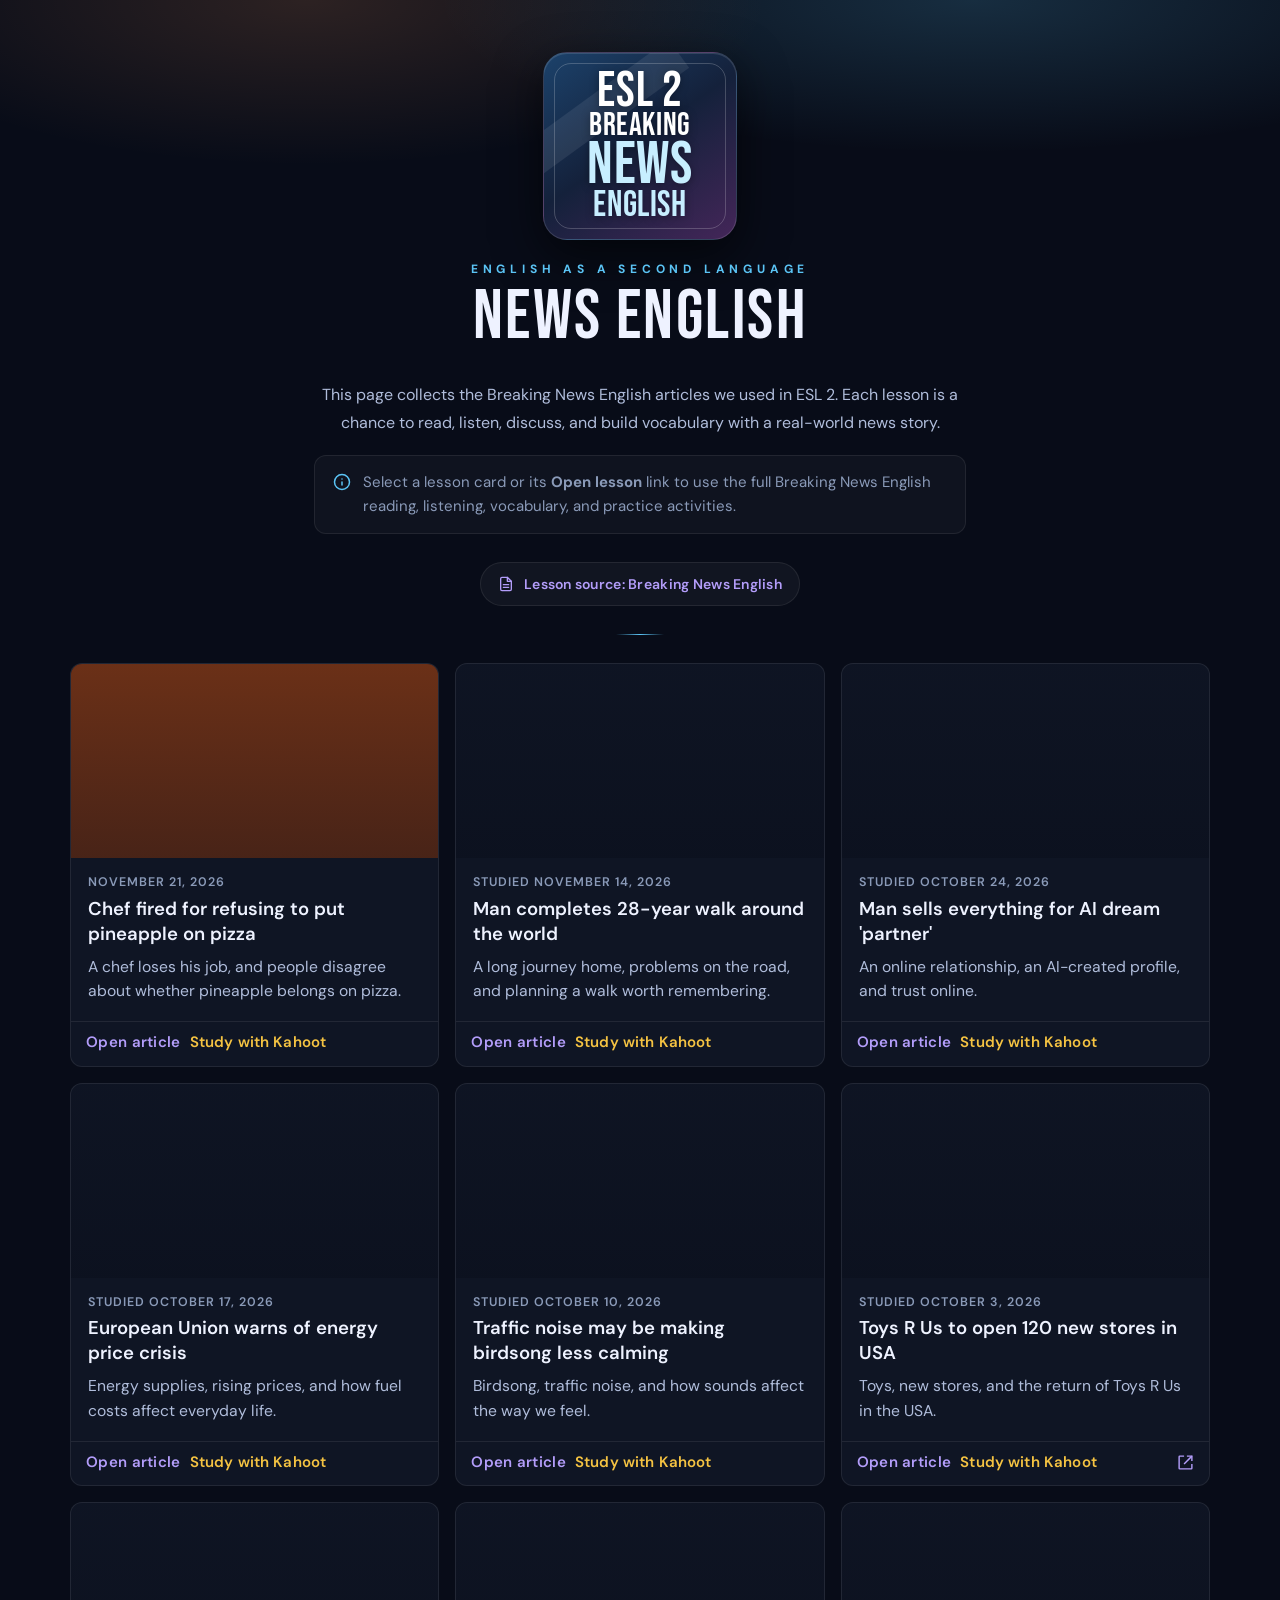
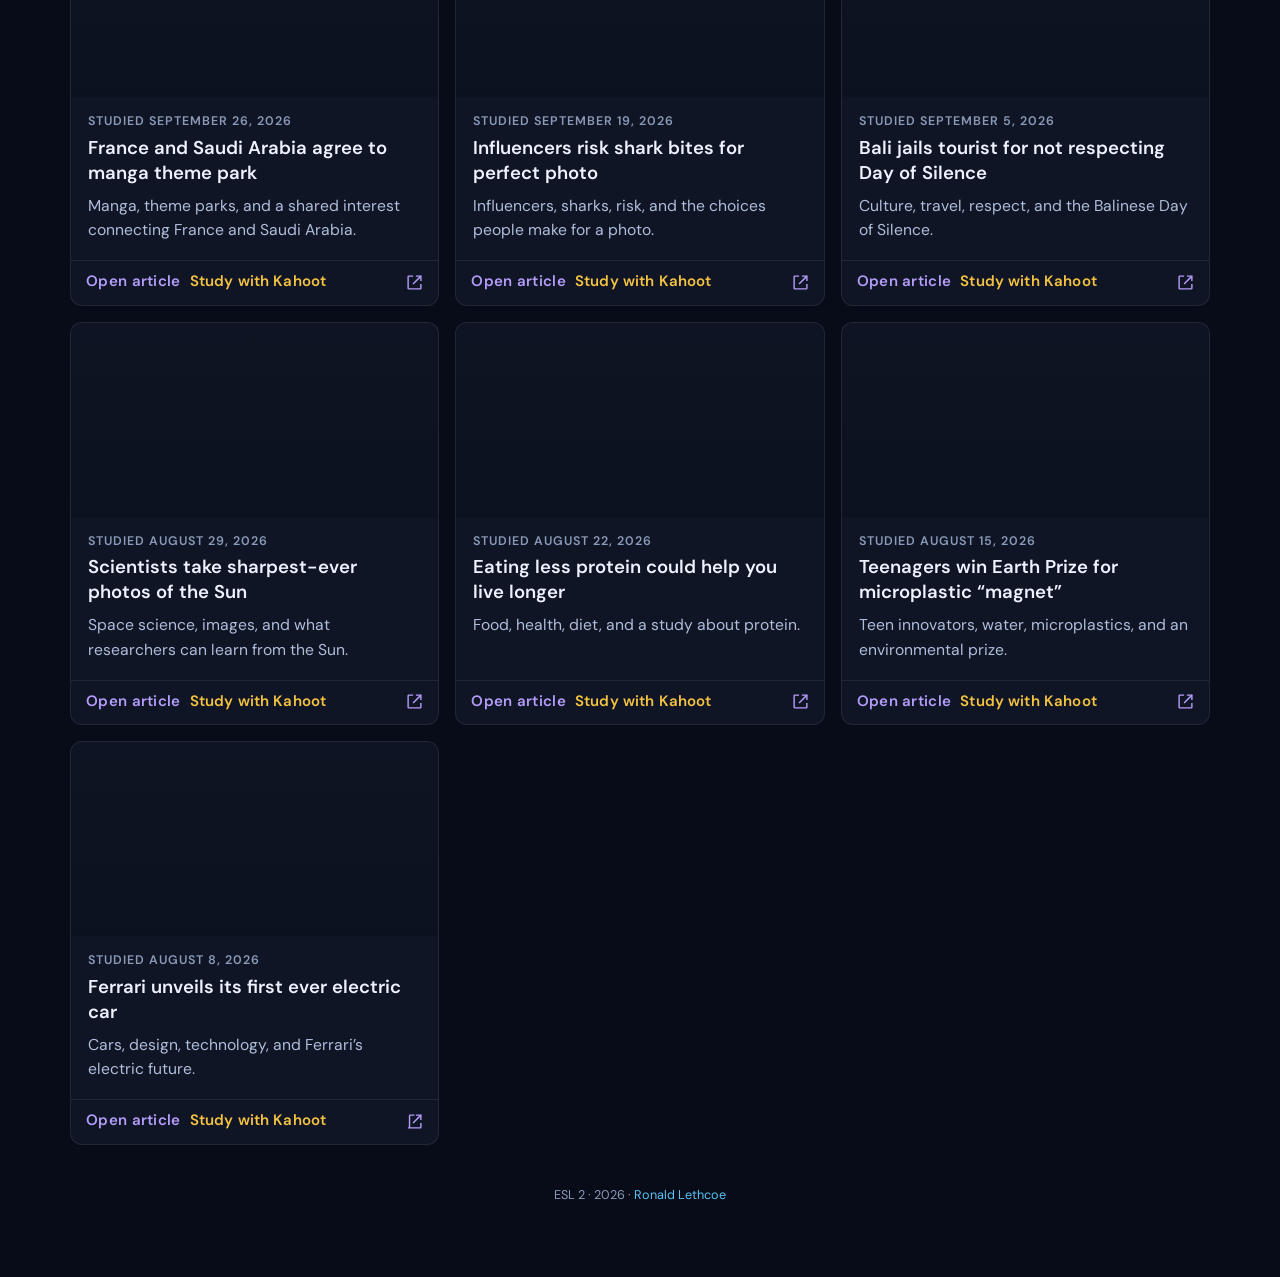
<file: ESL2.html>
<!DOCTYPE html>
<html lang="en">
<head>
  <meta charset="utf-8">
  <meta name="viewport" content="width=device-width, initial-scale=1.0">
  <meta name="description" content="A collection of Breaking News English articles used in Ronald Lethcoe's ESL 2 class.">
  <title>ESL 2 — News English</title>
  <link rel="preconnect" href="https://fonts.googleapis.com">
  <link rel="preconnect" href="https://fonts.gstatic.com" crossorigin>
  <link href="https://fonts.googleapis.com/css2?family=Bebas+Neue&family=DM+Sans:opsz,wght@9..40,300;9..40,400;9..40,500;9..40,600;9..40,700&display=swap" rel="stylesheet">
  <style>
    *, *::before, *::after { box-sizing: border-box; margin: 0; padding: 0; }
    :root {
      --bg: #080c18;
      --bg-card: #0f1524;
      --border: rgba(255,255,255,.08);
      --border-hover: rgba(91,196,245,.55);
      --accent: #5bc4f5;
      --text: #eef2ff;
      --text-sub: #b0bddb;
      --text-muted: #8a9ab8;
      --source: #b39dfa;
      --radius: 12px;
    }
    html { font-size: 16px; scroll-behavior: smooth; }
    body {
      min-height: 100vh;
      padding-bottom: 72px;
      background: var(--bg);
      color: var(--text);
      font-family: "DM Sans", sans-serif;
      line-height: 1.6;
    }
    .site-header { position: relative; padding: 52px 24px 0; overflow: hidden; text-align: center; }
    .site-header::before {
      position: absolute; inset: 0;
      content: "";
      background:
        radial-gradient(ellipse 50% 65% at 24% 0%, rgba(255, 157, 92, .15), transparent 72%),
        radial-gradient(ellipse 58% 60% at 76% 0%, rgba(91, 196, 245, .18), transparent 72%);
      pointer-events: none;
    }
    .mark {
      position: relative;
      display: grid;
      place-items: center;
      width: 194px;
      height: 188px;
      margin: 0 auto 20px;
      overflow: hidden;
      border: 1px solid rgba(255,255,255,.13);
      border-radius: 24px;
      background: linear-gradient(145deg, #1c426b, #14213b 48%, #442659);
      box-shadow: 0 16px 48px rgba(0,0,0,.6), inset 0 1px 0 rgba(255,255,255,.12);
    }
    .mark::before { position: absolute; inset: 10px; border: 1px solid rgba(255,255,255,.2); border-radius: 17px; content: ""; }
    .mark::after { position: absolute; width: 180px; height: 35px; top: 36px; left: -28px; background: rgba(255,255,255,.08); transform: rotate(-36deg); content: ""; }
    .mark-copy { position: relative; z-index: 1; width: 156px; display: grid; gap: 3px; color: white; font-family: "Bebas Neue", sans-serif; letter-spacing: .04em; line-height: .78; text-align: center; text-shadow: 0 2px 8px rgba(0,0,0,.35); }
    .mark-copy span { display: block; white-space: nowrap; }
    .mark-esl { font-size: 3.15rem; }.mark-breaking { font-size: 1.97rem; }.mark-news { color: #c7eeff; font-size: 3.75rem; }.mark-english { color: #c7eeff; font-size: 2.25rem; }
    .header-eyebrow { position: relative; color: var(--accent); font-size: .75rem; font-weight: 700; letter-spacing: .4em; text-transform: uppercase; }
    h1 { position: relative; margin-top: 3px; font-family: "Bebas Neue", sans-serif; font-size: clamp(2.85rem, 8vw, 4.4rem); font-weight: 400; letter-spacing: .035em; line-height: 1; }
    .header-count { position: relative; margin-top: 7px; color: var(--text-muted); font-size: .84rem; letter-spacing: .19em; text-transform: uppercase; }
    .intro { max-width: 700px; margin: 28px auto 0; padding: 0 24px; text-align: center; }
    .intro p { color: var(--text-sub); font-size: 1rem; line-height: 1.75; }
    .how-to { display: flex; gap: 12px; margin-top: 18px; padding: 14px 18px; border: 1px solid var(--border); border-radius: var(--radius); background: rgba(255,255,255,.03); text-align: left; }
    .how-to svg { flex: 0 0 18px; width: 18px; height: 18px; margin-top: 3px; color: var(--accent); }
    .how-to p { color: var(--text-muted); font-size: .9375rem; line-height: 1.65; }
    .legend-wrap { display: flex; justify-content: center; margin: 28px auto 0; padding: 0 24px; }
    .legend { display: flex; align-items: center; gap: 10px; padding: 10px 17px; border: 1px solid var(--border); border-radius: 99px; background: rgba(255,255,255,.04); color: var(--source); font-size: .875rem; font-weight: 600; letter-spacing: .02em; text-decoration: none; transition: opacity .15s ease; }
    .legend:hover { opacity: .75; }
    .legend svg { width: 16px; height: 16px; }
    .divider-line { width: 48px; height: 1px; margin: 28px auto 0; background: linear-gradient(90deg, transparent, var(--accent), transparent); }
    .grid-wrap { max-width: 1180px; margin: 28px auto 0; padding: 0 20px; }
    .grid { display: grid; grid-template-columns: repeat(3, 1fr); gap: 16px; }
    .card { display: flex; flex-direction: column; overflow: hidden; border: 1px solid var(--border); border-radius: var(--radius); background: var(--bg-card); transition: border-color .2s, transform .2s, box-shadow .2s; }
    .card:hover { border-color: var(--border-hover); transform: translateY(-4px); box-shadow: 0 9px 30px rgba(0, 125, 220, .15); }
    .card:focus-within { outline: 3px solid rgba(91,196,245,.65); outline-offset: 3px; }
    .thumb { position: relative; display: grid; min-height: 194px; padding: 19px; overflow: hidden; color: white; text-decoration: none; }
    .thumb::before { position: absolute; width: 170px; height: 170px; top: -76px; right: -49px; border: 1px solid rgba(255,255,255,.22); border-radius: 50%; content: ""; }
    .thumb::after { position: absolute; width: 220px; height: 35px; right: -64px; bottom: 14px; background: rgba(255,255,255,.09); transform: rotate(-29deg); content: ""; }
    .shark { background: linear-gradient(135deg, #113956, #1b7095 58%, #071d33); }
    .bali { background: linear-gradient(135deg, #55254e, #bd6546 56%, #f3ae5b); }
    .sun { background: linear-gradient(135deg, #5c1d1a, #df592b 53%, #ffc45c); }
    .protein { background: linear-gradient(135deg, #225638, #519347 54%, #b6cc63); }
    .earth { background: linear-gradient(135deg, #124653, #1d847c 54%, #7cc990); }
    .cover-pizza { background-color: #733317; background-image: url("https://drive.google.com/thumbnail?id=18-r1XpfPX0LHOsX4fNKLWxA4J0aIDfT5&sz=w800"); }
    .cover-walk { background-image: url("https://drive.google.com/thumbnail?id=1qBmaIfxXaTXJ_5vYHVqJt7G8qL9Dac6b&sz=w800"); }
    .card-body .card-studied { margin: 0 0 6px; color: var(--text-muted); font-size: .78rem; font-weight: 600; letter-spacing: .08em; line-height: 1.3; text-transform: uppercase; }
    .walk { background: linear-gradient(135deg, #1d2a3a, #8a5a2b 55%, #e0a24a); }
    .canva-embed { position: relative; width: 100%; height: 0; padding-top: 55.8342%; overflow: hidden; border-radius: 8px; box-shadow: 0 12px 35px rgba(0,0,0,.55); }
    .canva-embed iframe { position: absolute; inset: 0; width: 100%; height: 100%; border: 0; }
    .ferrari { background: linear-gradient(135deg, #360e21, #a41435 53%, #ef6a3d); }
    .birdsong { background: linear-gradient(135deg, #123e38, #397b52 54%, #8ca854); }
    .thumb.cover { background-position: center; background-repeat: no-repeat; background-size: cover; }
    .thumb.cover::before { inset: 0; width: auto; height: auto; border: 0; border-radius: 0; background: linear-gradient(180deg, rgba(8,12,24,.08), rgba(8,12,24,.4)); }
    .thumb.cover::after { display: none; }
    .thumb.cover .thumb-word, .thumb.cover .thumb-icon { display: none; }
    .cover-toys { background-image: url("https://drive.google.com/thumbnail?id=1krWEz11xmbf0qetQkGhba9WZYbDstzJ1&sz=w800"); }
    .cover-birdsong { background-image: url("https://drive.google.com/thumbnail?id=1lm-VbWBeEh_QLebMtzb6Sh1imTzOqzsl&sz=w800"); }
    .cover-ai-partner { background-image: url("https://drive.google.com/thumbnail?id=1gPBWC1wSWMakUzee2ILByeIe4rBy-CKH&sz=w800"); }
    .cover-energy { background-image: url("https://drive.google.com/thumbnail?id=1A0cRU5HEvta2nFihSdjGY7feWnGg_Mh6&sz=w800"); }
    .cover-manga { background-image: url("https://drive.google.com/thumbnail?id=1rAcB6dh0_YFjW73-41N1qoUqsyLx2Fei&sz=w800"); }
    .cover-influencers { background-image: url("https://drive.google.com/thumbnail?id=1EoVVDLHu66Mv5ZeQMYzmhrrAInIXugZq&sz=w800"); }
    .cover-bali { background-image: url("https://drive.google.com/thumbnail?id=1TMRHMp9JCY48kY8xh_ebcqUHwskBskv2&sz=w800"); }
    .cover-sun { background-image: url("https://drive.google.com/thumbnail?id=1JwGG2mucWxt7-mcy734uwnR2HQRbqVgj&sz=w800"); }
    .cover-protein { background-image: url("https://drive.google.com/thumbnail?id=12OzxDmpfX_JhnprGw3NPBModsO9U4x8i&sz=w800"); }
    .cover-earth { background-image: url("https://drive.google.com/thumbnail?id=1mof9Z53pUAg8Ay3gOISWXTi5moDuNmim&sz=w800"); }
    .cover-ferrari { background-image: url("https://drive.google.com/thumbnail?id=18SGDx8V2mSz94RAVNGE3wpE3dMCAJuVM&sz=w800"); }
    .card-date { position: relative; z-index: 1; align-self: start; padding: 4px 8px; border: 1px solid rgba(255,255,255,.2); border-radius: 5px; background: rgba(8,12,24,.5); font-size: .78rem; font-weight: 700; letter-spacing: .1em; text-transform: uppercase; }
    .thumb-word { position: relative; z-index: 1; align-self: center; max-width: 90%; font-family: "Bebas Neue", sans-serif; font-size: clamp(2.25rem, 4vw, 3.45rem); letter-spacing: .045em; line-height: .88; text-align: center; text-shadow: 0 2px 7px rgba(0,0,0,.3); }
    .thumb-icon { position: relative; z-index: 1; align-self: end; justify-self: end; color: rgba(255,255,255,.92); }
    .thumb-icon svg { width: 25px; height: 25px; }
    .card-body { flex: 1; padding: 16px 17px 18px; }
    .card-body h2 { font-size: 1.16rem; font-weight: 600; line-height: 1.35; }
    .card-body p { margin-top: 8px; color: var(--text-sub); font-size: .98rem; line-height: 1.55; }
    .card-footer { display: flex; justify-content: space-between; align-items: center; gap: 10px; padding: 11px 15px 13px; border-top: 1px solid var(--border); }
    .footer-actions { display: flex; flex-wrap: wrap; align-items: center; gap: 9px; }
    .lesson-link { color: var(--source); font-size: .94rem; font-weight: 600; letter-spacing: .02em; line-height: 1.3; text-decoration: none; }
    .lesson-link:hover { color: white; }
    .external { width: 17px; height: 17px; color: var(--source); }
    .kahoot-link, .kahoot-unavailable { display: inline-flex; align-items: center; font-size: .94rem; font-weight: 600; letter-spacing: .01em; line-height: 1.3; }
    .kahoot-link { color: #f5c342; text-decoration: none; }
    .kahoot-link:hover { color: white; }
    .kahoot-unavailable { color: var(--text-muted); }
    .study-card-link { display: inline-block; margin-top: 0; }
    .lesson-modal { position: fixed; top: 50%; left: 50%; width: min(1120px, calc(100% - 28px)); max-height: min(880px, calc(100vh - 28px)); margin: 0; padding: 0; overflow: hidden; border: 1px solid rgba(255,255,255,.14); border-radius: 16px; background: #0b1020; color: var(--text); box-shadow: 0 24px 80px rgba(0,0,0,.7); transform: translate(-50%, -50%); }
    .lesson-modal::backdrop { background: rgba(3, 6, 14, .86); backdrop-filter: blur(5px); }
    .modal-shell { display: grid; grid-template-columns: minmax(0, 1.7fr) minmax(280px, .9fr); grid-template-rows: minmax(0, 1fr); min-height: min(550px, calc(100vh - 28px)); max-height: min(880px, calc(100vh - 28px)); }
    .carousel-panel { display: flex; flex-direction: column; justify-content: center; min-height: 0; padding: 20px; background: #050812; }
    .carousel-frame { position: relative; display: grid; place-items: center; width: 100%; min-height: 0; }
    .carousel-image { display: block; width: 100%; max-height: min(630px, calc(100vh - 144px)); object-fit: contain; border-radius: 8px; box-shadow: 0 12px 35px rgba(0,0,0,.55); }
    .carousel-control { position: absolute; top: 50%; display: grid; place-items: center; width: 48px; height: 48px; border: 1px solid rgba(255,255,255,.2); border-radius: 50%; background: rgba(8,12,24,.82); color: white; cursor: pointer; transform: translateY(-50%); transition: background .15s, transform .15s; }
    .carousel-control:hover { background: var(--accent); transform: translateY(-50%) scale(1.06); }
    .carousel-control:focus-visible, .modal-close:focus-visible, .modal-button:focus-visible { outline: 3px solid white; outline-offset: 3px; }
    .carousel-prev { left: 10px; }.carousel-next { right: 10px; }
    .carousel-control svg { width: 20px; height: 20px; }
    .carousel-status { margin-top: 13px; color: var(--text-sub); font-size: .9rem; font-weight: 600; letter-spacing: .08em; text-align: center; text-transform: uppercase; }
    .carousel-dots { display: flex; flex-wrap: wrap; justify-content: center; gap: 6px; margin-top: 9px; }
    .carousel-dot { width: 7px; height: 7px; padding: 0; border: 0; border-radius: 50%; background: #46516b; cursor: pointer; }
    .carousel-dot[aria-current="true"] { background: var(--accent); box-shadow: 0 0 0 3px rgba(91,196,245,.16); }
    .modal-details { position: relative; display: flex; flex-direction: column; padding: 29px 25px 25px; min-height: 0; overflow-y: auto; background: var(--bg-card); }
    .modal-close { position: absolute; top: 15px; right: 15px; display: grid; place-items: center; width: 34px; height: 34px; border: 1px solid var(--border); border-radius: 50%; background: transparent; color: var(--text-sub); cursor: pointer; }
    .modal-close:hover { border-color: var(--accent); color: white; }
    .modal-kicker { color: var(--accent); font-size: .84rem; font-weight: 700; letter-spacing: .13em; text-transform: uppercase; }
    .modal-title { margin-top: 8px; padding-right: 28px; font-size: 1.72rem; line-height: 1.2; }
    .modal-summary { margin-top: 12px; color: var(--text-sub); font-size: 1.06rem; line-height: 1.65; }
    .student-sentences { margin-top: 25px; padding-top: 22px; border-top: 1px solid var(--border); }
    .student-sentences h3 { font-size: .94rem; letter-spacing: .08em; text-transform: uppercase; }
    .sentences-note { margin-top: 8px; color: var(--text-sub); font-size: .98rem; line-height: 1.6; }
    .sentence-list { display: grid; gap: 9px; margin-top: 12px; list-style: none; }
    .sentence-list li { padding: 11px 13px; border-left: 3px solid var(--accent); background: rgba(255,255,255,.04); color: var(--text-sub); font-size: 1rem; line-height: 1.55; }
    .sentence-list mark { padding: .08em .3em; border: 1px solid #83cdf2; border-radius: .45em; background: #bde7ff; color: #102c43; font-weight: 600; box-decoration-break: clone; -webkit-box-decoration-break: clone; }
    .modal-actions { display: grid; gap: 9px; margin-top: auto; padding-top: 24px; }
    .modal-button { display: flex; align-items: center; justify-content: center; gap: 8px; min-height: 46px; padding: 11px 14px; border: 1px solid var(--border); border-radius: 8px; color: var(--text); font-size: .98rem; font-weight: 700; text-decoration: none; transition: border-color .15s, background .15s; }
    .modal-button:hover { border-color: var(--accent); background: rgba(91,196,245,.1); }
    .modal-button.kahoot { border-color: rgba(245,195,66,.45); color: #f5c342; }.modal-button.kahoot:hover { border-color: #f5c342; background: rgba(245,195,66,.08); }
    .modal-button[hidden] { display: none; }
    .slides-pending { display: grid; place-items: center; min-height: 300px; padding: 30px; border: 1px dashed rgba(255,255,255,.18); border-radius: 9px; color: var(--text-muted); text-align: center; }
    .slides-pending svg { width: 36px; height: 36px; margin-bottom: 12px; color: var(--accent); }
    @media (max-width: 760px) { .modal-shell { grid-template-columns: 1fr; grid-template-rows: auto auto; max-height: calc(100vh - 18px); overflow-y: auto; } .carousel-panel { min-height: 0; padding: 14px; } .carousel-image { max-height: 58vh; } .modal-details { min-height: 330px; overflow: visible; } .lesson-modal { max-height: calc(100vh - 18px); } }
    .site-footer { margin-top: 40px; padding: 0 24px; color: var(--text-muted); font-size: .79rem; text-align: center; }
    .site-footer a { color: var(--accent); text-decoration: none; }
    .site-footer a:hover { text-decoration: underline; }
    @media (max-width: 760px) { .grid { grid-template-columns: repeat(2, 1fr); } }
    @media (max-width: 500px) { .site-header { padding-top: 38px; } .grid { grid-template-columns: 1fr; } .thumb { min-height: 185px; } }
    @media (prefers-reduced-motion: reduce) { *, *::before, *::after { scroll-behavior: auto !important; transition-duration: .01ms !important; } }
  </style>
</head>
<body>
  <header class="site-header">
    <div class="mark" aria-hidden="true"><div class="mark-copy"><span class="mark-esl">ESL 2</span><span class="mark-breaking">BREAKING</span><span class="mark-news">NEWS</span><span class="mark-english">ENGLISH</span></div></div>
    <p class="header-eyebrow">English as a Second Language</p>
    <h1>News English</h1>
  </header>

  <main>
    <section class="intro" aria-labelledby="page-introduction">
      <p id="page-introduction">This page collects the Breaking News English articles we used in ESL 2. Each lesson is a chance to read, listen, discuss, and build vocabulary with a real-world news story.</p>
      <div class="how-to">
        <svg aria-hidden="true" fill="none" stroke="currentColor" stroke-linecap="round" stroke-linejoin="round" stroke-width="2" viewBox="0 0 24 24"><circle cx="12" cy="12" r="10"></circle><path d="M12 16v-4"></path><path d="M12 8h.01"></path></svg>
        <p>Select a lesson card or its <strong>Open lesson</strong> link to use the full Breaking News English reading, listening, vocabulary, and practice activities.</p>
      </div>
    </section>

    <div class="legend-wrap">
      <a class="legend" href="https://breakingnewsenglish.com/" target="_blank" rel="noopener noreferrer">
        <svg aria-hidden="true" fill="none" stroke="currentColor" stroke-linecap="round" stroke-linejoin="round" stroke-width="2" viewBox="0 0 24 24"><path d="M14 2H6a2 2 0 0 0-2 2v16a2 2 0 0 0 2 2h12a2 2 0 0 0 2-2V8z"></path><polyline points="14 2 14 8 20 8"></polyline><line x1="16" x2="8" y1="13" y2="13"></line><line x1="16" x2="8" y1="17" y2="17"></line></svg>
        Lesson source: Breaking News English
      </a>
    </div>
    <div class="divider-line" aria-hidden="true"></div>

    <section class="grid-wrap" aria-label="ESL 2 class lessons">
      <div class="grid">
      <article class="card">
        <a class="thumb cover cover-pizza" href="https://breakingnewsenglish.com/2611/261109-pineapple-on-pizza.html" target="_blank" rel="noopener noreferrer" data-lesson-id="pizza" aria-label="Open the pineapple pizza lesson details">
          <span class="thumb-word">Pineapple<br>Pizza</span>
        </a>
        <div class="card-body"><p class="card-studied">November 21, 2026</p><h2>Chef fired for refusing to put pineapple on pizza</h2><p>A chef loses his job, and people disagree about whether pineapple belongs on pizza.</p></div>
        <footer class="card-footer"><div class="footer-actions"><a class="lesson-link" href="https://breakingnewsenglish.com/2611/261109-pineapple-on-pizza.html" target="_blank" rel="noopener noreferrer">Open article</a><a class="kahoot-link" href="https://create.kahoot.it/share/chef-fired-for-refusing-to-put-pineapple-on-pizza/c2e53b45-2e0e-4539-9aee-8b275b3b523e" target="_blank" rel="noopener noreferrer">Study with Kahoot</a></div></footer>
      </article>
      <article class="card">
        <a class="thumb cover cover-walk" href="https://breakingnewsenglish.com/2611/261105-walking-around-the-world.html" target="_blank" rel="noopener noreferrer" data-lesson-id="walk" aria-label="Open the 28-year walk lesson details">
          <span class="thumb-word">28-Year<br>Walk</span>
        </a>
        <div class="card-body"><p class="card-studied">Studied November 14, 2026</p><h2>Man completes 28-year walk around the world</h2><p>A long journey home, problems on the road, and planning a walk worth remembering.</p></div>
        <footer class="card-footer"><div class="footer-actions"><a class="lesson-link" href="https://breakingnewsenglish.com/2611/261105-walking-around-the-world.html" target="_blank" rel="noopener noreferrer">Open article</a><a class="kahoot-link" href="https://create.kahoot.it/details/8e210acc-1d1a-4ab0-bca5-10ea7c8ca929" target="_blank" rel="noopener noreferrer">Study with Kahoot</a></div></footer>
      </article>
      <article class="card">
        <a class="thumb cover cover-ai-partner" href="https://breakingnewsenglish.com/2610/261022-ai-partner.html" target="_blank" rel="noopener noreferrer" data-lesson-id="ai-partner" aria-label="Open the AI partner lesson details">
          <span class="thumb-word">AI<br>Partner</span>
        </a>
        <div class="card-body"><p class="card-studied">Studied October 24, 2026</p><h2>Man sells everything for AI dream 'partner'</h2><p>An online relationship, an AI-created profile, and trust online.</p></div>
        <footer class="card-footer"><div class="footer-actions"><a class="lesson-link" href="https://breakingnewsenglish.com/2610/261022-ai-partner.html" target="_blank" rel="noopener noreferrer">Open article</a><a class="kahoot-link" href="https://create.kahoot.it/details/f6ecfb16-0ce3-41fa-9e23-b847ee9b742a" target="_blank" rel="noopener noreferrer">Study with Kahoot</a></div></footer>
      </article>
      <article class="card">
        <a class="thumb cover cover-energy" href="https://breakingnewsenglish.com/2610/261001-energy-price-crisis.html" target="_blank" rel="noopener noreferrer" data-lesson-id="energy" aria-label="Open the European Union energy price crisis lesson details">
          <span class="thumb-word">Energy<br>Price Crisis</span>
        </a>
        <div class="card-body"><p class="card-studied">Studied October 17, 2026</p><h2>European Union warns of energy price crisis</h2><p>Energy supplies, rising prices, and how fuel costs affect everyday life.</p></div>
        <footer class="card-footer"><div class="footer-actions"><a class="lesson-link" href="https://breakingnewsenglish.com/2610/261001-energy-price-crisis.html" target="_blank" rel="noopener noreferrer">Open article</a><a class="kahoot-link" href="https://create.kahoot.it/share/european-union-warns-of-energy-price-crisis/b97b5846-e819-4ea1-a66b-a502c87083d9" target="_blank" rel="noopener noreferrer">Study with Kahoot</a></div></footer>
      </article>
      <article class="card">
        <a class="thumb birdsong cover cover-birdsong" href="https://breakingnewsenglish.com/2609/260910-birdsong-and-traffic-noise.html" target="_blank" rel="noopener noreferrer" data-lesson-id="birdsong" aria-label="Open the Birdsong and Traffic lesson details">
          <span class="thumb-word">Birdsong<br>and Traffic</span>
        </a>
        <div class="card-body"><p class="card-studied">Studied October 10, 2026</p><h2>Traffic noise may be making birdsong less calming</h2><p>Birdsong, traffic noise, and how sounds affect the way we feel.</p></div>
        <footer class="card-footer"><div class="footer-actions"><a class="lesson-link" href="https://breakingnewsenglish.com/2609/260910-birdsong-and-traffic-noise.html" target="_blank" rel="noopener noreferrer">Open article</a><a class="kahoot-link" href="https://create.kahoot.it/details/c4ceafa4-d3a8-44d5-a2d8-b25622f53153" target="_blank" rel="noopener noreferrer">Study with Kahoot</a></div></footer>
      </article>
        <article class="card">
          <a class="thumb cover cover-toys" href="https://breakingnewsenglish.com/2609/260924-toys-r-us.html" target="_blank" rel="noopener noreferrer" data-lesson-id="toys" aria-label="Open the Toys R Us to open 120 new stores in USA lesson details">
            <span class="thumb-word">Toys<br>R Us</span><span class="thumb-icon" aria-hidden="true"><svg fill="none" stroke="currentColor" stroke-width="2" viewBox="0 0 24 24"><path d="M3 12h18"></path><path d="m14 5 7 7-7 7"></path></svg></span>
          </a>
          <div class="card-body"><p class="card-studied">Studied October 3, 2026</p><h2>Toys R Us to open 120 new stores in USA</h2><p>Toys, new stores, and the return of Toys R Us in the USA.</p></div>
          <footer class="card-footer"><div class="footer-actions"><a class="lesson-link" href="https://breakingnewsenglish.com/2609/260924-toys-r-us.html" target="_blank" rel="noopener noreferrer">Open article</a><a class="kahoot-link" href="https://create.kahoot.it/details/d0bc1572-9795-41ed-84aa-a298077d1b4e" target="_blank" rel="noopener noreferrer">Study with Kahoot</a></div><svg class="external" aria-hidden="true" fill="none" stroke="currentColor" stroke-width="2" viewBox="0 0 24 24"><path d="M14 3h7v7"></path><path d="M10 14 21 3"></path><path d="M21 14v6a1 1 0 0 1-1 1H4a1 1 0 0 1-1-1V4a1 1 0 0 1 1-1h6"></path></svg></footer>
        </article>

        <article class="card">
          <a class="thumb cover cover-manga" href="https://breakingnewsenglish.com/2609/260903-manga-theme-park.html" target="_blank" rel="noopener noreferrer" data-lesson-id="manga" aria-label="Open the France and Saudi Arabia agree to manga theme park lesson details">
            <span class="thumb-word">Manga<br>Theme Park</span><span class="thumb-icon" aria-hidden="true"><svg fill="none" stroke="currentColor" stroke-width="2" viewBox="0 0 24 24"><path d="M3 12h18"></path><path d="m14 5 7 7-7 7"></path></svg></span>
          </a>
          <div class="card-body"><p class="card-studied">Studied September 26, 2026</p><h2>France and Saudi Arabia agree to manga theme park</h2><p>Manga, theme parks, and a shared interest connecting France and Saudi Arabia.</p></div>
          <footer class="card-footer"><div class="footer-actions"><a class="lesson-link" href="https://breakingnewsenglish.com/2609/260903-manga-theme-park.html" target="_blank" rel="noopener noreferrer">Open article</a><a class="kahoot-link" href="https://create.kahoot.it/share/france-and-saudi-arabia-agree-to-manga-theme-park/64c01b48-33bf-4957-b8dc-d7240484b11f" target="_blank" rel="noopener noreferrer">Study with Kahoot</a></div><svg class="external" aria-hidden="true" fill="none" stroke="currentColor" stroke-width="2" viewBox="0 0 24 24"><path d="M14 3h7v7"></path><path d="M10 14 21 3"></path><path d="M21 14v6a1 1 0 0 1-1 1H4a1 1 0 0 1-1-1V4a1 1 0 0 1 1-1h6"></path></svg></footer>
        </article>

        <article class="card">
          <a class="thumb shark cover cover-influencers" href="https://breakingnewsenglish.com/2608/260820-influencers-and-sharks.html" target="_blank" rel="noopener noreferrer" data-lesson-id="influencers" aria-label="Open the Influencers risk shark bites lesson details">
            <span class="thumb-word">Shark<br>Photos</span><span class="thumb-icon" aria-hidden="true"><svg fill="none" stroke="currentColor" stroke-width="2" viewBox="0 0 24 24"><path d="M3 12h18"></path><path d="m14 5 7 7-7 7"></path></svg></span>
          </a>
          <div class="card-body"><p class="card-studied">Studied September 19, 2026</p><h2>Influencers risk shark bites for perfect photo</h2><p>Influencers, sharks, risk, and the choices people make for a photo.</p></div>
          <footer class="card-footer"><div class="footer-actions"><a class="lesson-link" href="https://breakingnewsenglish.com/2608/260820-influencers-and-sharks.html" target="_blank" rel="noopener noreferrer">Open lesson</a><a class="kahoot-link" href="https://create.kahoot.it/share/influencers-risk-shark-bites-for-perfect-photo/fe4684be-f0fc-48af-8463-c3bb83baabb2" target="_blank" rel="noopener noreferrer">Study with Kahoot</a></div><svg class="external" aria-hidden="true" fill="none" stroke="currentColor" stroke-width="2" viewBox="0 0 24 24"><path d="M14 3h7v7"></path><path d="M10 14 21 3"></path><path d="M21 14v6a1 1 0 0 1-1 1H4a1 1 0 0 1-1-1V4a1 1 0 0 1 1-1h6"></path></svg></footer>
        </article>

        <article class="card">
          <a class="thumb bali cover cover-bali" href="https://breakingnewsenglish.com/2608/260827-bali-day-of-silence.html" target="_blank" rel="noopener noreferrer" data-lesson-id="bali" aria-label="Open the Bali Day of Silence lesson details">
            <span class="thumb-word">Bali<br>Silence</span><span class="thumb-icon" aria-hidden="true"><svg fill="none" stroke="currentColor" stroke-width="2" viewBox="0 0 24 24"><path d="M3 12h18"></path><path d="m14 5 7 7-7 7"></path></svg></span>
          </a>
          <div class="card-body"><p class="card-studied">Studied September 5, 2026</p><h2>Bali jails tourist for not respecting Day of Silence</h2><p>Culture, travel, respect, and the Balinese Day of Silence.</p></div>
          <footer class="card-footer"><div class="footer-actions"><a class="lesson-link" href="https://breakingnewsenglish.com/2608/260827-bali-day-of-silence.html" target="_blank" rel="noopener noreferrer">Open lesson</a><a class="kahoot-link" href="https://create.kahoot.it/share/bne-bali-jails-tourist-for-not-respecting-day-of-silence/433885c8-bbf0-467b-8882-1120985f591c" target="_blank" rel="noopener noreferrer">Study with Kahoot</a></div><svg class="external" aria-hidden="true" fill="none" stroke="currentColor" stroke-width="2" viewBox="0 0 24 24"><path d="M14 3h7v7"></path><path d="M10 14 21 3"></path><path d="M21 14v6a1 1 0 0 1-1 1H4a1 1 0 0 1-1-1V4a1 1 0 0 1 1-1h6"></path></svg></footer>
        </article>

        <article class="card">
          <a class="thumb sun cover cover-sun" href="https://breakingnewsenglish.com/2608/260813-photos-of-the-sun.html" target="_blank" rel="noopener noreferrer" data-lesson-id="sun" aria-label="Open the Photos of the Sun lesson details">
            <span class="thumb-word">Our<br>Sun</span><span class="thumb-icon" aria-hidden="true"><svg fill="none" stroke="currentColor" stroke-width="2" viewBox="0 0 24 24"><path d="M3 12h18"></path><path d="m14 5 7 7-7 7"></path></svg></span>
          </a>
          <div class="card-body"><p class="card-studied">Studied August 29, 2026</p><h2>Scientists take sharpest-ever photos of the Sun</h2><p>Space science, images, and what researchers can learn from the Sun.</p></div>
          <footer class="card-footer"><div class="footer-actions"><a class="lesson-link" href="https://breakingnewsenglish.com/2608/260813-photos-of-the-sun.html" target="_blank" rel="noopener noreferrer">Open lesson</a><a class="kahoot-link" href="https://create.kahoot.it/share/scientists-take-sharpest-ever-photos-of-the-sun/fe64d19d-bef5-480e-9e10-fad881af3515" target="_blank" rel="noopener noreferrer">Study with Kahoot</a></div><svg class="external" aria-hidden="true" fill="none" stroke="currentColor" stroke-width="2" viewBox="0 0 24 24"><path d="M14 3h7v7"></path><path d="M10 14 21 3"></path><path d="M21 14v6a1 1 0 0 1-1 1H4a1 1 0 0 1-1-1V4a1 1 0 0 1 1-1h6"></path></svg></footer>
        </article>

        <article class="card">
          <a class="thumb protein cover cover-protein" href="https://breakingnewsenglish.com/2608/260806-protein.html" target="_blank" rel="noopener noreferrer" data-lesson-id="protein" aria-label="Open the Protein lesson details">
            <span class="thumb-word">Protein</span><span class="thumb-icon" aria-hidden="true"><svg fill="none" stroke="currentColor" stroke-width="2" viewBox="0 0 24 24"><path d="M3 12h18"></path><path d="m14 5 7 7-7 7"></path></svg></span>
          </a>
          <div class="card-body"><p class="card-studied">Studied August 22, 2026</p><h2>Eating less protein could help you live longer</h2><p>Food, health, diet, and a study about protein.</p></div>
          <footer class="card-footer"><div class="footer-actions"><a class="lesson-link" href="https://breakingnewsenglish.com/2608/260806-protein.html" target="_blank" rel="noopener noreferrer">Open lesson</a><a class="kahoot-link" href="https://create.kahoot.it/share/eating-less-protein-could-help-you-live-longer/b625d77e-0706-4e5d-847d-762a8a09922b" target="_blank" rel="noopener noreferrer">Study with Kahoot</a></div><svg class="external" aria-hidden="true" fill="none" stroke="currentColor" stroke-width="2" viewBox="0 0 24 24"><path d="M14 3h7v7"></path><path d="M10 14 21 3"></path><path d="M21 14v6a1 1 0 0 1-1 1H4a1 1 0 0 1-1-1V4a1 1 0 0 1 1-1h6"></path></svg></footer>
        </article>

        <article class="card">
          <a class="thumb earth cover cover-earth" href="https://breakingnewsenglish.com/2606/260604-earth-prize.html" target="_blank" rel="noopener noreferrer" data-lesson-id="earth" aria-label="Open the Earth Prize lesson details">
            <span class="thumb-word">Earth<br>Prize</span><span class="thumb-icon" aria-hidden="true"><svg fill="none" stroke="currentColor" stroke-width="2" viewBox="0 0 24 24"><path d="M3 12h18"></path><path d="m14 5 7 7-7 7"></path></svg></span>
          </a>
          <div class="card-body"><p class="card-studied">Studied August 15, 2026</p><h2>Teenagers win Earth Prize for microplastic “magnet”</h2><p>Teen innovators, water, microplastics, and an environmental prize.</p></div>
          <footer class="card-footer"><div class="footer-actions"><a class="lesson-link" href="https://breakingnewsenglish.com/2606/260604-earth-prize.html" target="_blank" rel="noopener noreferrer">Open lesson</a><a class="kahoot-link" href="https://create.kahoot.it/share/earth-prize/e1489f10-bc5d-4e1b-80b6-59f9116b9bc7" target="_blank" rel="noopener noreferrer">Study with Kahoot</a></div><svg class="external" aria-hidden="true" fill="none" stroke="currentColor" stroke-width="2" viewBox="0 0 24 24"><path d="M14 3h7v7"></path><path d="M10 14 21 3"></path><path d="M21 14v6a1 1 0 0 1-1 1H4a1 1 0 0 1-1-1V4a1 1 0 0 1 1-1h6"></path></svg></footer>
        </article>

        <article class="card">
          <a class="thumb ferrari cover cover-ferrari" href="https://breakingnewsenglish.com/2605/260528-ferrari-luce-electric-car.html" target="_blank" rel="noopener noreferrer" data-lesson-id="ferrari" aria-label="Open the Ferrari Luce lesson details">
            <span class="thumb-word">Ferrari<br>Luce</span><span class="thumb-icon" aria-hidden="true"><svg fill="none" stroke="currentColor" stroke-width="2" viewBox="0 0 24 24"><path d="M3 12h18"></path><path d="m14 5 7 7-7 7"></path></svg></span>
          </a>
          <div class="card-body"><p class="card-studied">Studied August 8, 2026</p><h2>Ferrari unveils its first ever electric car</h2><p>Cars, design, technology, and Ferrari’s electric future.</p><a class="kahoot-link study-card-link" href="https://create.kahoot.it/share/ferrari-luce/fc83dfd4-8660-41f4-8a46-787c6e10969c" target="_blank" rel="noopener noreferrer">Study with Kahoot</a></div>
          <footer class="card-footer"><a class="lesson-link" href="https://breakingnewsenglish.com/2605/260528-ferrari-luce-electric-car.html" target="_blank" rel="noopener noreferrer">Open lesson</a><svg class="external" aria-hidden="true" fill="none" stroke="currentColor" stroke-width="2" viewBox="0 0 24 24"><path d="M14 3h7v7"></path><path d="M10 14 21 3"></path><path d="M21 14v6a1 1 0 0 1-1 1H4a1 1 0 0 1 1-1V4a1 1 0 0 1 1-1h6"></path></svg></footer>
        </article>
      </div>
    </section>
  </main>

  <footer class="site-footer"><p>ESL 2 · 2026 · <a href="index.html">Ronald Lethcoe</a></p></footer>

  <dialog class="lesson-modal" id="lesson-modal" aria-labelledby="modal-title">
    <div class="modal-shell">
      <section class="carousel-panel" aria-label="Notebook slide carousel">
        <div class="carousel-frame" id="carousel-frame"></div>
        <p class="carousel-status" id="carousel-status" aria-live="polite"></p>
        <div class="carousel-dots" id="carousel-dots" aria-label="Select a slide"></div>
      </section>
      <section class="modal-details">
        <button class="modal-close" id="modal-close" type="button" aria-label="Close lesson details">
          <svg aria-hidden="true" fill="none" stroke="currentColor" stroke-linecap="round" stroke-width="2" viewBox="0 0 24 24"><path d="M18 6 6 18"></path><path d="m6 6 12 12"></path></svg>
        </button>
        <p class="modal-kicker" id="modal-date"></p>
        <h2 class="modal-title" id="modal-title"></h2>
        <p class="modal-summary" id="modal-summary"></p>
        <section class="student-sentences" aria-labelledby="sentence-heading">
          <h3 id="sentence-heading">Student sentences</h3>
          <p class="sentences-note" id="sentences-note">Student sentences from this lesson will appear here.</p>
          <ul class="sentence-list" id="sentence-list"></ul>
        </section>
        <div class="modal-actions">
          <a class="modal-button" id="source-button" target="_blank" rel="noopener noreferrer">Open Breaking News English article</a>
          <a class="modal-button kahoot" id="kahoot-button" target="_blank" rel="noopener noreferrer">Study with Kahoot</a>
        </div>
      </section>
    </div>
  </dialog>

  <script>
    const lessons = {
      pizza: {
        date: "November 21, 2026",
        title: "Chef fired for refusing to put pineapple on pizza",
        summary: "A chef loses his job, and people disagree about whether pineapple belongs on pizza.",
        source: "https://breakingnewsenglish.com/2611/261109-pineapple-on-pizza.html",
        kahoot: "https://create.kahoot.it/share/chef-fired-for-refusing-to-put-pineapple-on-pizza/c2e53b45-2e0e-4539-9aee-8b275b3b523e",
        drive: "18-r1XpfPX0LHOsX4fNKLWxA4J0aIDfT5",
        slides: [],
        showSentences: false,
        sentences: []
      },
      walk: {
        date: "November 14, 2026",
        title: "Man completes 28-year walk around the world",
        summary: "A news lesson about Karl Bushby's 28-year walk home, the problems he faced, and planning a walk of our own.",
        source: "https://breakingnewsenglish.com/2611/261105-walking-around-the-world.html",
        kahoot: "https://create.kahoot.it/details/8e210acc-1d1a-4ab0-bca5-10ea7c8ca929",
        drive: "1FjFwyIAFzNsmvzwMDO5BHgbixAcEoiGl",
        slides: [],
        showSentences: false,
        sentences: []
      },
      "ai-partner": {
        date: "October 24, 2026",
        title: "Man sells everything for AI dream 'partner'",
        summary: "A news lesson about an AI-created online profile, trust, and making careful decisions online.",
        source: "https://breakingnewsenglish.com/2610/261022-ai-partner.html",
        kahoot: "https://create.kahoot.it/details/f6ecfb16-0ce3-41fa-9e23-b847ee9b742a",
        drive: "1gPBWC1wSWMakUzee2ILByeIe4rBy-CKH",
        slides: [],
        showSentences: false,
        sentences: []
      },
      energy: {
        date: "October 17, 2026",
        title: "European Union warns of energy price crisis",
        summary: "A news lesson about energy supplies, rising prices, diesel, and Europe's plans for clean energy.",
        source: "https://breakingnewsenglish.com/2610/261001-energy-price-crisis.html",
        kahoot: "https://create.kahoot.it/share/european-union-warns-of-energy-price-crisis/b97b5846-e819-4ea1-a66b-a502c87083d9",
        drive: "1A0cRU5HEvta2nFihSdjGY7feWnGg_Mh6",
        slides: [],
        showSentences: false,
        sentences: []
      },
      birdsong: {
        date: "October 10, 2026",
        title: "Traffic noise may be making birdsong less calming",
        summary: "A news lesson about birdsong, traffic noise, and finding quiet outdoor spaces.",
        source: "https://breakingnewsenglish.com/2609/260910-birdsong-and-traffic-noise.html",
        kahoot: "https://create.kahoot.it/details/c4ceafa4-d3a8-44d5-a2d8-b25622f53153",
        drive: "1lm-VbWBeEh_QLebMtzb6Sh1imTzOqzsl",
        slides: [],
        showSentences: false,
        sentences: []
      },
      toys: {
        date: "October 3, 2026",
        title: "Toys R Us to open 120 new stores in USA",
        summary: "A news lesson about new toy stores, the comeback of Toys R Us, and why adults and children buy toys.",
        source: "https://breakingnewsenglish.com/2609/260924-toys-r-us.html",
        kahoot: "https://create.kahoot.it/details/d0bc1572-9795-41ed-84aa-a298077d1b4e",
        drive: "1krWEz11xmbf0qetQkGhba9WZYbDstzJ1",
        slides: [],
        sentences: []
      },
      manga: {
        date: "September 26, 2026",
        title: "France and Saudi Arabia agree to manga theme park",
        summary: "A news lesson about manga, a planned theme park near Paris, and the ties between France and Saudi Arabia.",
        source: "https://breakingnewsenglish.com/2609/260903-manga-theme-park.html",
        kahoot: "https://create.kahoot.it/share/france-and-saudi-arabia-agree-to-manga-theme-park/64c01b48-33bf-4957-b8dc-d7240484b11f",
        drive: "1rAcB6dh0_YFjW73-41N1qoUqsyLx2Fei",
        slides: [],
        sentences: [
          "I enjoy watching my favorite TV show.",
          "He is big fan of this movie.",
          "Global connection is smaller than before because we didn’t know other countries’ events, but now we know what’s happening around the world.",
          "I am building my skill for my own business.",
          "I discovered my plant had grown a pretty flower.",
          "I am investing into the Disney company, so I am hoping to get some benefit from that investment.",
          "My husband (at the moment) is very reliant on me because he is very sick.",
          "Can you make a 1/10th scale of this floor plan?",
          "I expect my own business can provide benefits this year."
        ],
        vocabulary: ["enjoy", "fan", "global", "building", "discovered", "investing", "benefit", "investment", "reliant", "scale", "expect", "benefits"]
      },
      influencers: {
        date: "September 19, 2026",
        title: "Influencers risk shark bites for perfect photo",
        summary: "A news lesson about social media, sharks, and the risks people take for a photograph.",
        source: "https://breakingnewsenglish.com/2608/260820-influencers-and-sharks.html",
        kahoot: "https://create.kahoot.it/share/influencers-risk-shark-bites-for-perfect-photo/fe4684be-f0fc-48af-8463-c3bb83baabb2",
        drive: "1EoVVDLHu66Mv5ZeQMYzmhrrAInIXugZq",
        slides: [],
        sentences: [
          "If you swim too far into the ocean, you risk finding a shark and you would be risking your life.",
          "I came here to learn English. Naturally, I can speak better than before.",
          "Something went wrong and the shark came close to the boat.",
          "I warned my daughter you get injured if you keep jumping on the couch, but she didn’t listen to my warning.",
          "There will be many deadly incidents if the sea levels continue to rise.",
          "This toy is safe for toddlers.",
          "In particular, the experts are the ones that need to save us from AI."
        ],
        vocabulary: ["risk", "risking", "naturally", "went wrong", "warned", "injured", "warning", "incidents", "rise", "safe", "in particular", "experts"]
      },
      bali: {
        date: "September 5, 2026",
        title: "Bali jails tourist for not respecting Day of Silence",
        summary: "A news lesson about culture, travel, respect, and the Balinese Day of Silence.",
        source: "https://breakingnewsenglish.com/2608/260827-bali-day-of-silence.html",
        kahoot: "https://create.kahoot.it/share/bne-bali-jails-tourist-for-not-respecting-day-of-silence/433885c8-bbf0-467b-8882-1120985f591c",
        drive: "1TMRHMp9JCY48kY8xh_ebcqUHwskBskv2",
        slides: [],
        showSentences: false,
        sentences: []
      },
      sun: {
        date: "August 29, 2026",
        title: "Scientists take sharpest-ever photos of the Sun",
        summary: "A news lesson about space science, images, and what researchers can learn from the Sun.",
        source: "https://breakingnewsenglish.com/2608/260813-photos-of-the-sun.html",
        kahoot: "https://create.kahoot.it/share/scientists-take-sharpest-ever-photos-of-the-sun/fe64d19d-bef5-480e-9e10-fad881af3515",
        drive: "1JwGG2mucWxt7-mcy734uwnR2HQRbqVgj",
        slides: [],
        showSentences: false,
        sentences: []
      },
      protein: {
        date: "August 22, 2026",
        title: "Eating less protein could help you live longer",
        summary: "A news lesson about food, health, diet, and a study about protein. Use the arrows or the dots to move through the Notebook slide deck.",
        source: "https://breakingnewsenglish.com/2608/260806-protein.html",
        kahoot: "https://create.kahoot.it/share/eating-less-protein-could-help-you-live-longer/b625d77e-0706-4e5d-847d-762a8a09922b",
        drive: "12OzxDmpfX_JhnprGw3NPBModsO9U4x8i",
        slides: [],
        showSentences: false,
        sentences: []
      },
      earth: {
        date: "August 15, 2026",
        title: "Teenagers win Earth Prize for microplastic ‘magnet’",
        summary: "A news lesson about teen innovators, water, microplastics, and an environmental prize.",
        source: "https://breakingnewsenglish.com/2606/260604-earth-prize.html",
        kahoot: "https://create.kahoot.it/share/earth-prize/e1489f10-bc5d-4e1b-80b6-59f9116b9bc7",
        drive: "1mof9Z53pUAg8Ay3gOISWXTi5moDuNmim",
        slides: [],
        showSentences: false,
        sentences: []
      },
      ferrari: {
        date: "August 8, 2026",
        title: "Ferrari unveils its first ever electric car",
        summary: "A news lesson about cars, design, technology, and Ferrari’s electric future.",
        source: "https://breakingnewsenglish.com/2605/260528-ferrari-luce-electric-car.html",
        kahoot: "https://create.kahoot.it/share/ferrari-luce/fc83dfd4-8660-41f4-8a46-787c6e10969c",
        drive: "18SGDx8V2mSz94RAVNGE3wpE3dMCAJuVM",
        slides: [],
        showSentences: false,
        sentences: []
      }
    };

    const modal = document.getElementById("lesson-modal");
    const carouselFrame = document.getElementById("carousel-frame");
    const carouselStatus = document.getElementById("carousel-status");
    const carouselDots = document.getElementById("carousel-dots");
    const modalDate = document.getElementById("modal-date");
    const modalTitle = document.getElementById("modal-title");
    const modalSummary = document.getElementById("modal-summary");
    const sentenceSection = document.querySelector(".student-sentences");
    const sentencesNote = document.getElementById("sentences-note");
    const sentenceList = document.getElementById("sentence-list");
    const sourceButton = document.getElementById("source-button");
    const kahootButton = document.getElementById("kahoot-button");
    let activeLesson = null;
    let activeSlide = 0;

    function renderCarousel() {
      carouselFrame.replaceChildren();
      carouselDots.replaceChildren();
      const embedUrl = activeLesson.canva || (activeLesson.drive ? `https://drive.google.com/file/d/${activeLesson.drive}/preview` : "");
      if (embedUrl) {
        const embed = document.createElement("div");
        embed.className = "canva-embed";
        const frame = document.createElement("iframe");
        frame.src = embedUrl;
        frame.title = `${activeLesson.title}: slides`;
        frame.loading = "lazy";
        frame.allow = "fullscreen";
        frame.allowFullscreen = true;
        embed.append(frame);
        carouselFrame.append(embed);
        carouselStatus.textContent = activeLesson.drive ? "Scroll inside the slides to see every page" : "Use the arrows inside the slides";
        return;
      }
      if (!activeLesson.slides.length) {
        const pending = document.createElement("div");
        pending.className = "slides-pending";
        pending.innerHTML = `<div><svg aria-hidden="true" fill="none" stroke="currentColor" stroke-linecap="round" stroke-linejoin="round" stroke-width="2" viewBox="0 0 24 24"><rect x="3" y="3" width="18" height="18" rx="2"></rect><circle cx="8.5" cy="8.5" r="1.5"></circle><path d="m21 15-5-5L5 21"></path></svg><p>Notebook slides and a cover image will be added for this lesson.</p></div>`;
        carouselFrame.append(pending);
        carouselStatus.textContent = "Slides coming soon";
        return;
      }

      const image = document.createElement("img");
      image.className = "carousel-image";
      image.src = activeLesson.slides[activeSlide];
      image.alt = `${activeLesson.title}: Notebook slide ${activeSlide + 1} of ${activeLesson.slides.length}`;
      carouselFrame.append(image);

      if (activeLesson.slides.length > 1) {
        [["prev", "Previous slide"], ["next", "Next slide"]].forEach(([direction, label]) => {
          const control = document.createElement("button");
          control.className = `carousel-control carousel-${direction}`;
          control.type = "button";
          control.setAttribute("aria-label", label);
          control.dataset.direction = direction;
          control.innerHTML = direction === "prev" ? `<svg aria-hidden="true" fill="none" stroke="currentColor" stroke-linecap="round" stroke-linejoin="round" stroke-width="2" viewBox="0 0 24 24"><path d="m15 18-6-6 6-6"></path></svg>` : `<svg aria-hidden="true" fill="none" stroke="currentColor" stroke-linecap="round" stroke-linejoin="round" stroke-width="2" viewBox="0 0 24 24"><path d="m9 18 6-6-6-6"></path></svg>`;
          carouselFrame.append(control);
        });
      }

      carouselStatus.textContent = `Slide ${activeSlide + 1} of ${activeLesson.slides.length}`;
      activeLesson.slides.forEach((_, index) => {
        const dot = document.createElement("button");
        dot.className = "carousel-dot";
        dot.type = "button";
        dot.dataset.slide = index;
        dot.setAttribute("aria-label", `Show slide ${index + 1}`);
        dot.setAttribute("aria-current", index === activeSlide ? "true" : "false");
        carouselDots.append(dot);
      });
    }

    function appendHighlightedSentence(item, sentence, vocabulary) {
      if (!vocabulary.length) {
        item.textContent = sentence;
        return;
      }
      const words = [...vocabulary].sort((a, b) => b.length - a.length);
      const pattern = new RegExp("\\b(?:" + words.join("|") + ")\\b", "gi");
      let position = 0;
      for (const match of sentence.matchAll(pattern)) {
        item.append(document.createTextNode(sentence.slice(position, match.index)));
        const highlight = document.createElement("mark");
        highlight.textContent = match[0];
        item.append(highlight);
        position = match.index + match[0].length;
      }
      item.append(document.createTextNode(sentence.slice(position)));
    }

    function openLesson(id) {
      activeLesson = lessons[id];
      activeSlide = 0;
      modalDate.textContent = activeLesson.date;
      modalTitle.textContent = activeLesson.title;
      modalSummary.textContent = activeLesson.summary;
      sourceButton.href = activeLesson.source;
      kahootButton.href = activeLesson.kahoot || "";
      kahootButton.hidden = !activeLesson.kahoot;
      sentenceSection.hidden = activeLesson.showSentences === false;
      sentenceList.replaceChildren();
      sentencesNote.hidden = activeLesson.sentences.length > 0;
      activeLesson.sentences.forEach(sentence => {
        const item = document.createElement("li");
        appendHighlightedSentence(item, sentence, activeLesson.vocabulary || []);
        sentenceList.append(item);
      });
      renderCarousel();
      modal.showModal();
      modal.querySelector(".modal-shell").scrollTop = 0;
      modal.querySelector(".modal-details").scrollTop = 0;
    }

    document.querySelectorAll(".thumb[data-lesson-id]").forEach(card => {
      card.addEventListener("click", event => {
        event.preventDefault();
        openLesson(card.dataset.lessonId);
      });
    });
    document.querySelectorAll(".lesson-link").forEach(link => { link.textContent = "Open article"; });
    const ferrariCard = document.querySelector(".thumb.ferrari")?.closest(".card");
    const ferrariStudyLink = ferrariCard?.querySelector(".study-card-link");
    const ferrariFooter = ferrariCard?.querySelector(".card-footer");
    if (ferrariCard && ferrariStudyLink && ferrariFooter) {
      const ferrariActions = document.createElement("div");
      ferrariActions.className = "footer-actions";
      ferrariActions.append(ferrariFooter.querySelector(".lesson-link"), ferrariStudyLink);
      ferrariFooter.prepend(ferrariActions);
    }

    document.getElementById("modal-close").addEventListener("click", () => modal.close());
    carouselFrame.addEventListener("click", event => {
      const control = event.target.closest("[data-direction]");
      if (!control || !activeLesson.slides.length) return;
      const change = control.dataset.direction === "next" ? 1 : -1;
      activeSlide = (activeSlide + change + activeLesson.slides.length) % activeLesson.slides.length;
      renderCarousel();
    });
    carouselDots.addEventListener("click", event => {
      const dot = event.target.closest("[data-slide]");
      if (!dot) return;
      activeSlide = Number(dot.dataset.slide);
      renderCarousel();
    });
    document.addEventListener("keydown", event => {
      if (!modal.open || !activeLesson.slides.length) return;
      if (event.key === "ArrowRight" || event.key === "ArrowLeft") {
        event.preventDefault();
        activeSlide = (activeSlide + (event.key === "ArrowRight" ? 1 : -1) + activeLesson.slides.length) % activeLesson.slides.length;
        renderCarousel();
      }
    });
  </script>
</body>
</html>
</file>
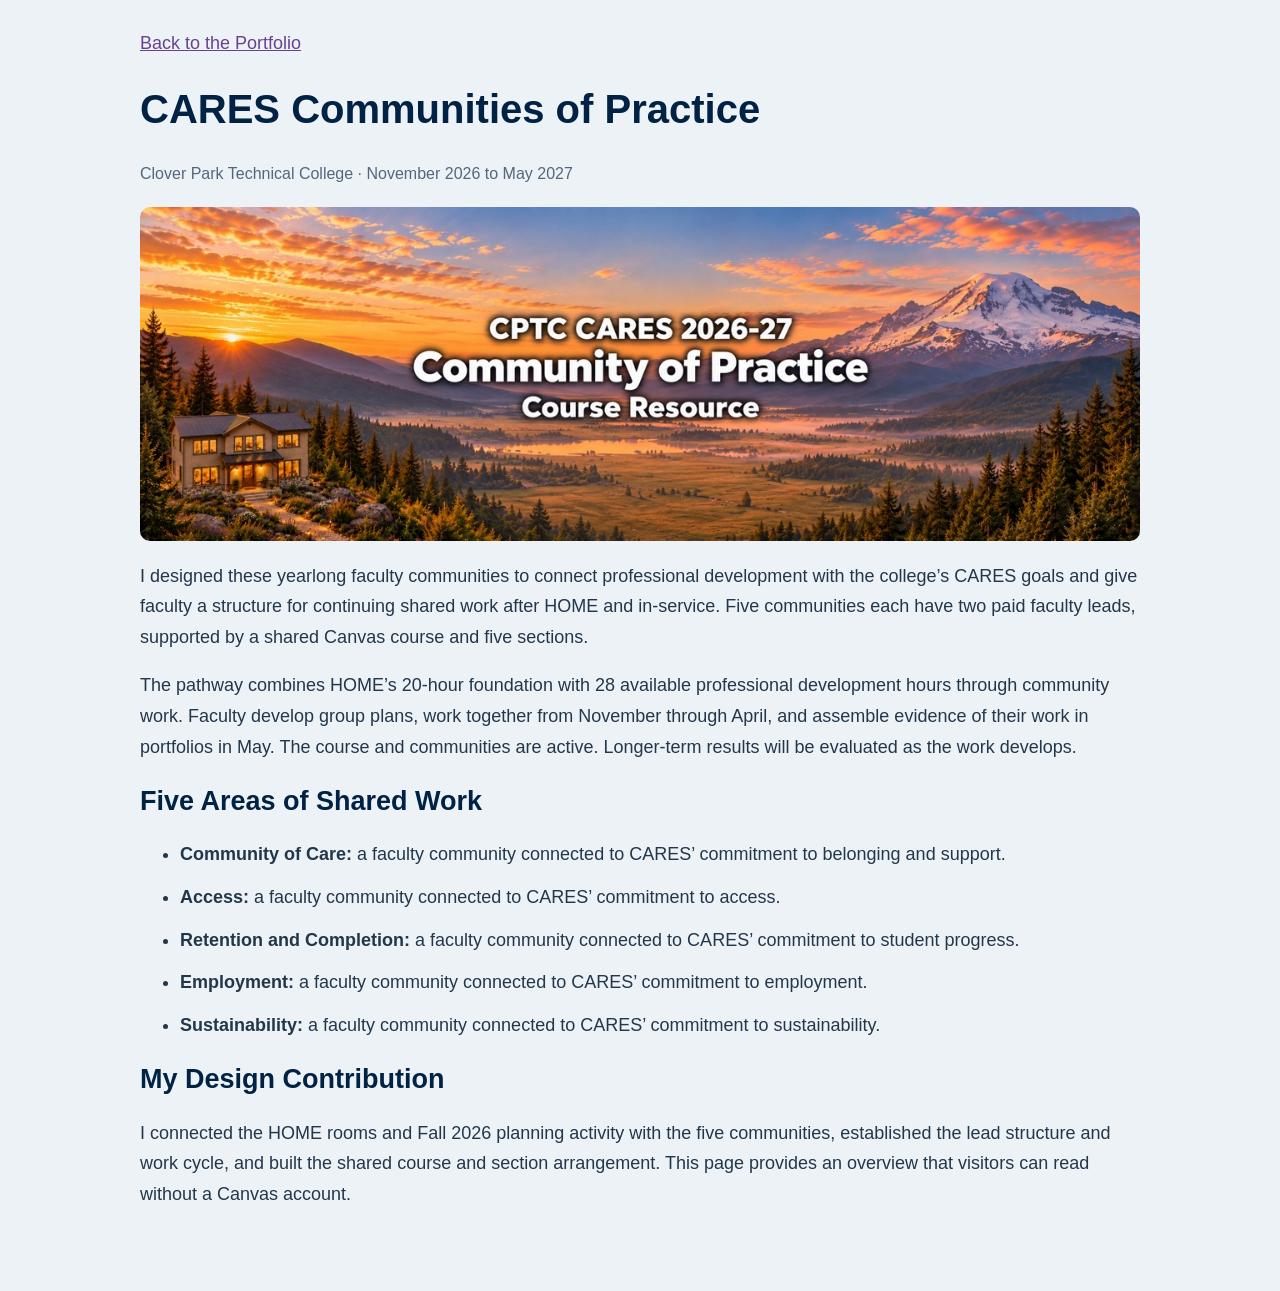
<file: case-studies/communities-of-practice.html>
<!DOCTYPE html>
<html lang="en"><head><meta charset="utf-8"><meta name="viewport" content="width=device-width,initial-scale=1"><title>CARES Communities of Practice</title><style>body{margin:0;background:#edf2f7;color:#23374b;font:18px/1.7 Arial,sans-serif}main{max-width:1000px;margin:auto;padding:28px 22px 64px}h1,h2{color:#002244;line-height:1.2}h1{font-size:40px}img{display:block;width:100%;height:auto;border-radius:10px;margin:20px 0}a{color:#67428f}li{margin-bottom:12px}.facts{font-size:16px;color:#53677c}</style></head><body><main><a href="../index.html#project-1">Back to the Portfolio</a><h1>CARES Communities of Practice</h1><p class="facts">Clover Park Technical College · November 2026 to May 2027</p><img src="../images/cares-communities.jpg" alt="CARES Communities of Practice"><p>I designed these yearlong faculty communities to connect professional development with the college’s CARES goals and give faculty a structure for continuing shared work after HOME and in-service. Five communities each have two paid faculty leads, supported by a shared Canvas course and five sections.</p><p>The pathway combines HOME’s 20-hour foundation with 28 available professional development hours through community work. Faculty develop group plans, work together from November through April, and assemble evidence of their work in portfolios in May. The course and communities are active. Longer-term results will be evaluated as the work develops.</p><h2>Five Areas of Shared Work</h2><ul><li><strong>Community of Care:</strong> a faculty community connected to CARES’ commitment to belonging and support.</li><li><strong>Access:</strong> a faculty community connected to CARES’ commitment to access.</li><li><strong>Retention and Completion:</strong> a faculty community connected to CARES’ commitment to student progress.</li><li><strong>Employment:</strong> a faculty community connected to CARES’ commitment to employment.</li><li><strong>Sustainability:</strong> a faculty community connected to CARES’ commitment to sustainability.</li></ul><h2>My Design Contribution</h2><p>I connected the HOME rooms and Fall 2026 planning activity with the five communities, established the lead structure and work cycle, and built the shared course and section arrangement. This page provides an overview that visitors can read without a Canvas account.</p></main></body></html>
</file>
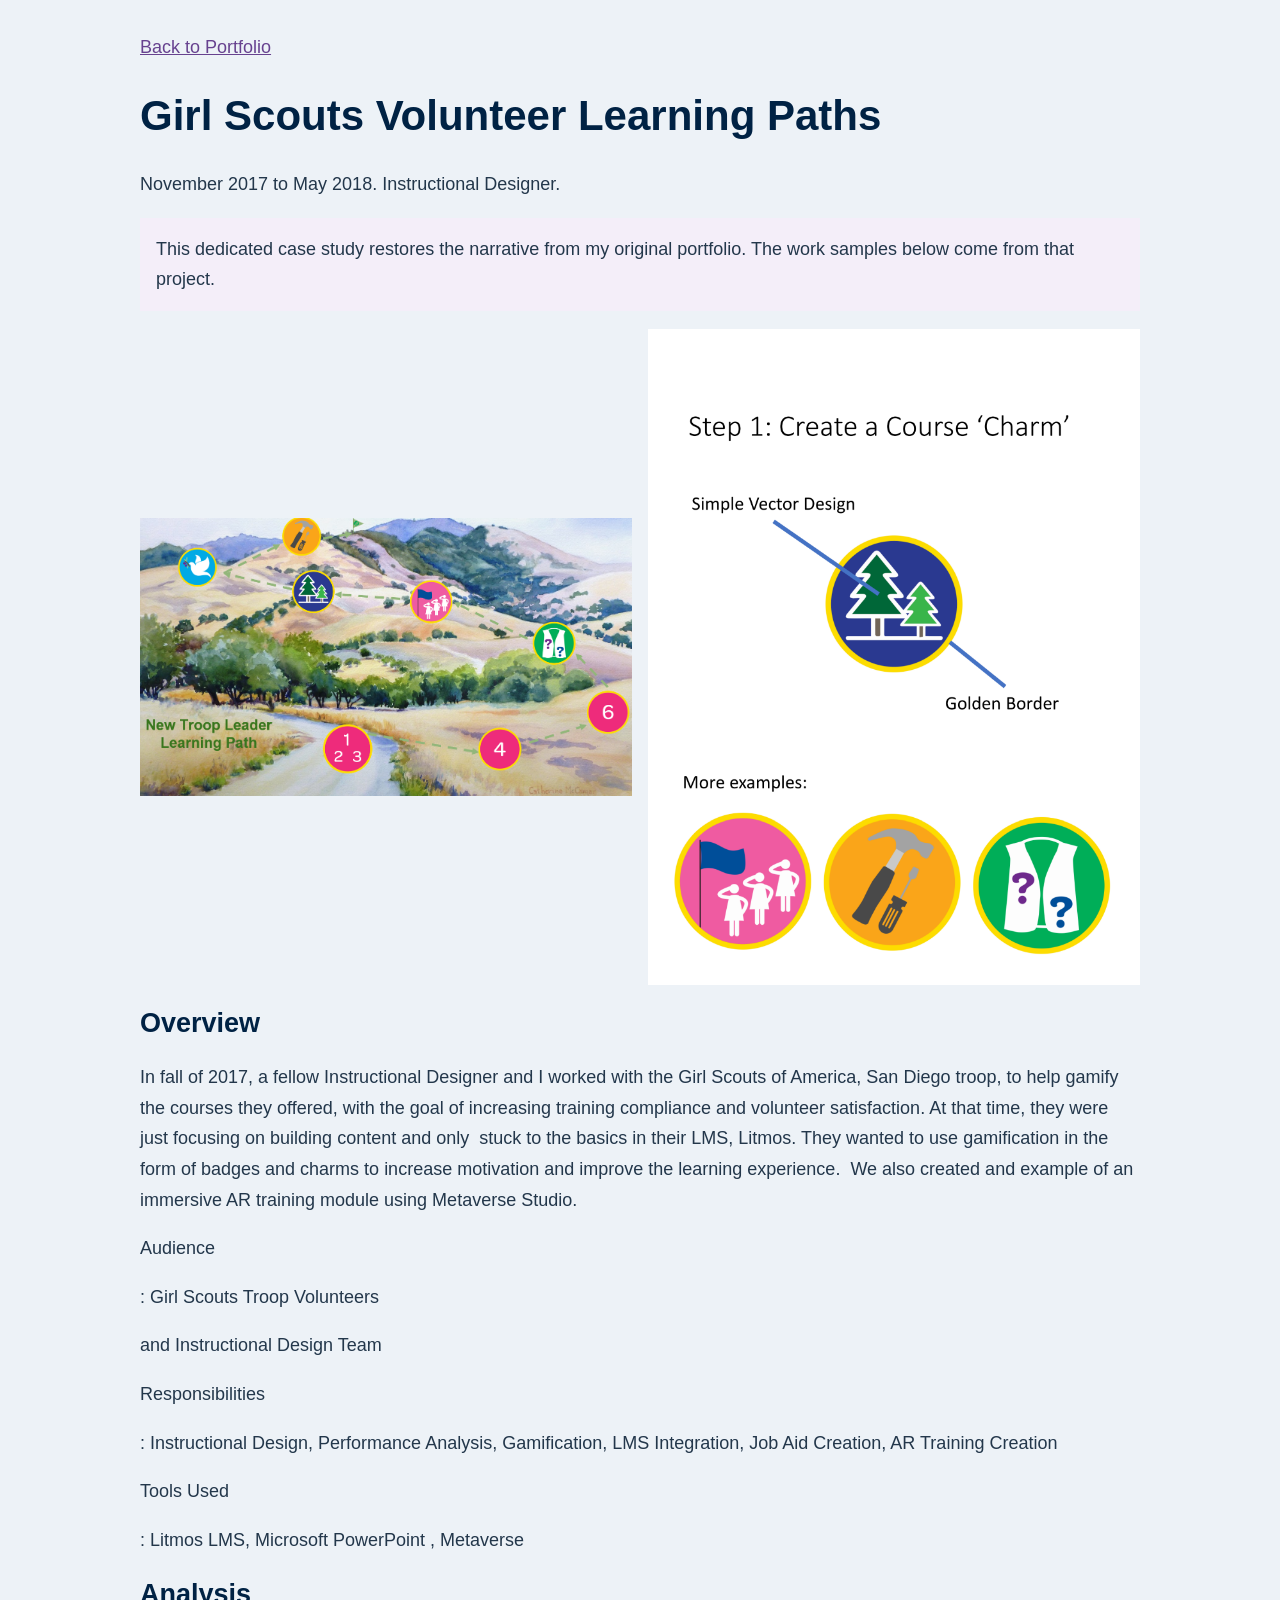
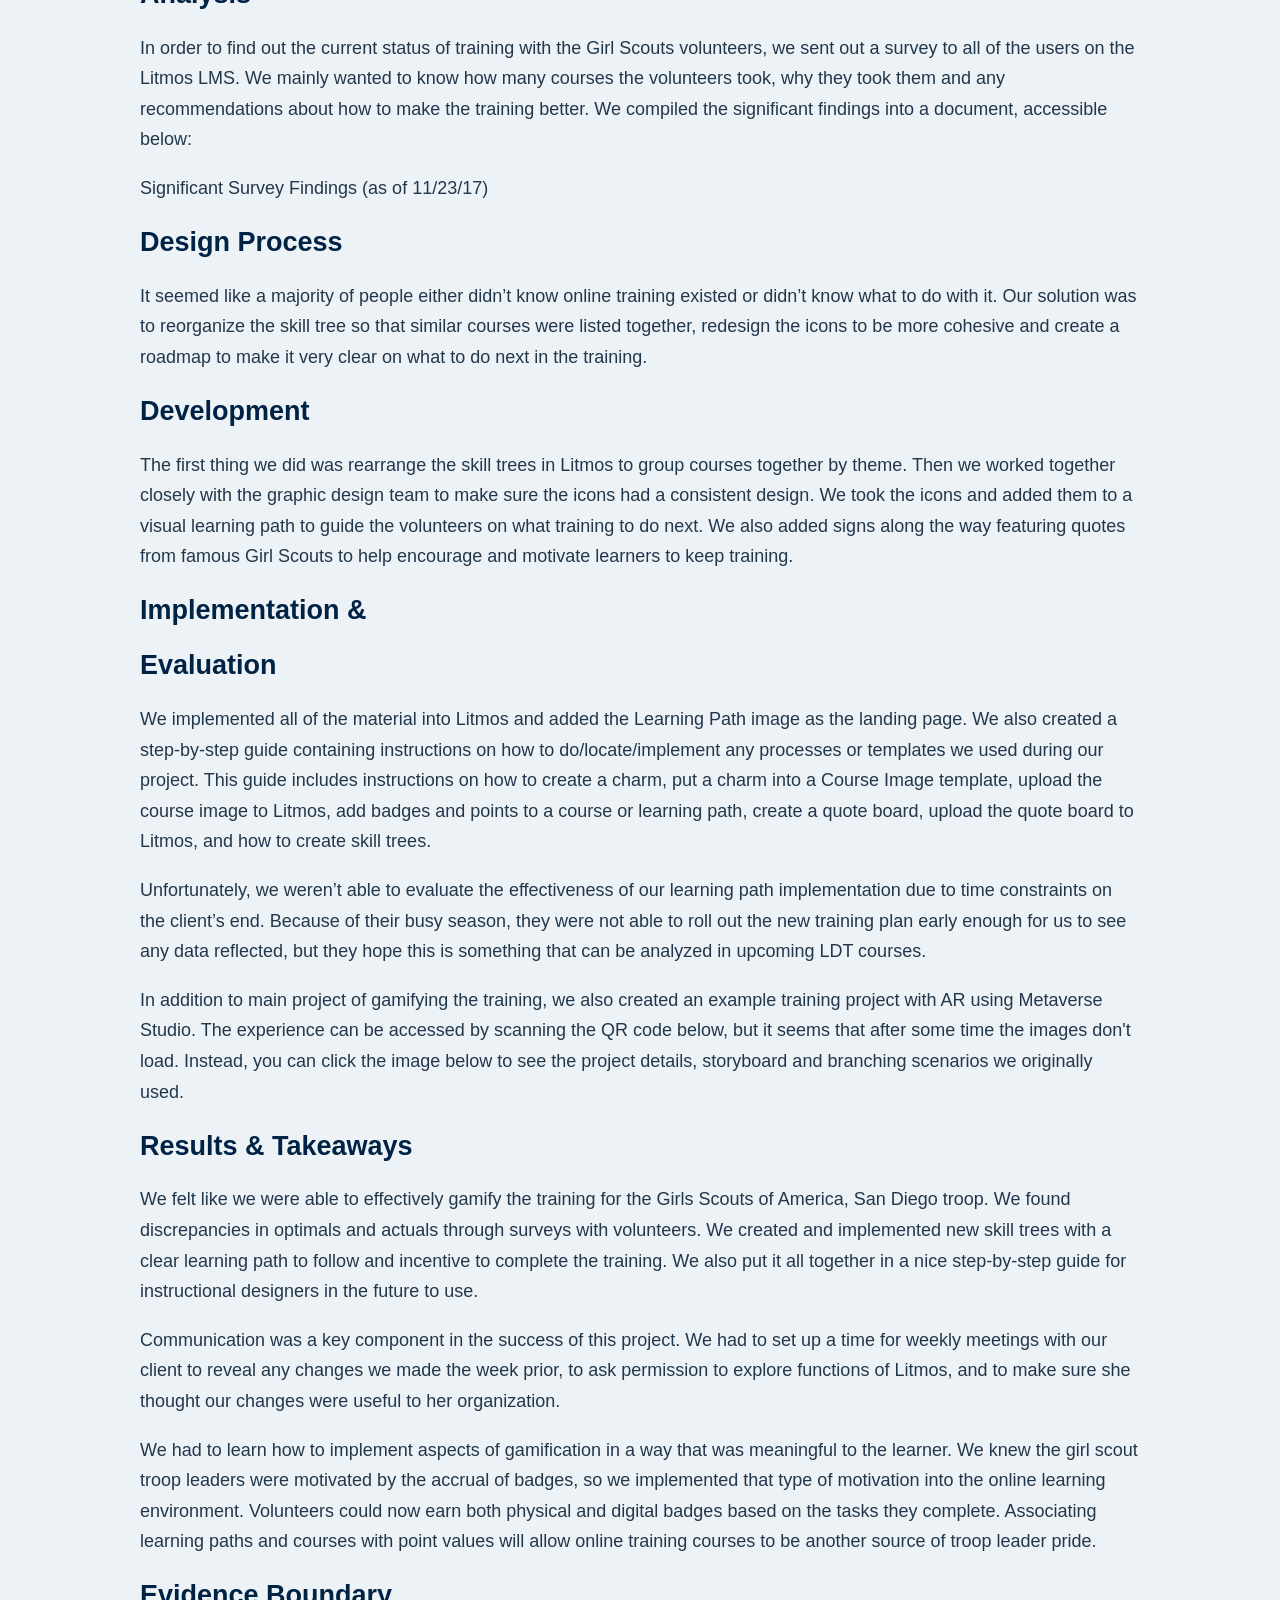
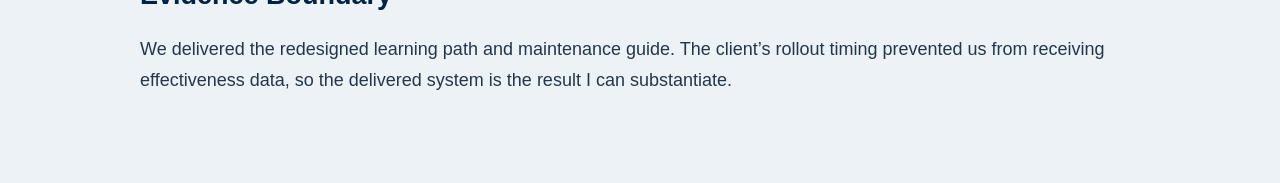
<file: case-studies/girl-scouts.html>
<!DOCTYPE html>
<html lang="en"><head><meta charset="utf-8"><meta name="viewport" content="width=device-width,initial-scale=1"><title>Girl Scouts Volunteer Learning Paths</title><style>body{margin:0;background:#edf2f7;color:#23374b;font:18px/1.7 Arial,sans-serif}main{max-width:1000px;padding:32px 24px 70px;margin:auto}h1,h2{color:#002244;line-height:1.2}h1{font-size:42px}a{color:#67428f}.gallery{display:flex;flex-wrap:wrap;gap:16px}.gallery img{width:calc(50% - 8px);height:auto;object-fit:contain}p{margin:0 0 18px}.source-note{background:#f4eef9;padding:16px}@media(max-width:650px){.gallery img{width:100%}}</style></head><body><main><a href="../index.html#project-girl-scouts" class="link" target="_blank" rel="noopener">Back to Portfolio</a><h1>Girl Scouts Volunteer Learning Paths</h1><p>November 2017 to May 2018. Instructional Designer.</p><p class="source-note">This dedicated case study restores the narrative from my original portfolio. The work samples below come from that project.</p><div class="gallery"><img src="../images/girl-scouts-path.jpg" alt="Girl Scouts volunteer learning paths work sample" loading="lazy"><img src="../images/girl-scouts-charms.jpg" alt="Girl Scouts volunteer learning paths work sample" loading="lazy"></div><h2>Overview</h2><p>In fall of 2017, a fellow Instructional Designer and I worked with the Girl Scouts of America, San Diego troop, to help gamify the courses they offered, with the goal of increasing training compliance and volunteer satisfaction. At that time, they were just focusing on building content and only  stuck to the basics in their LMS, Litmos. They wanted to use gamification in the form of badges and charms to increase motivation and improve the learning experience.  We also created and example of an immersive AR training module using Metaverse Studio.</p><p>Audience</p><p>: Girl Scouts Troop Volunteers</p><p>and Instructional Design Team</p><p>Responsibilities</p><p>: Instructional Design, Performance Analysis, Gamification, LMS Integration, Job Aid Creation, AR Training Creation</p><p>Tools Used</p><p>: Litmos LMS, Microsoft PowerPoint , Metaverse</p><h2>Analysis</h2><p>In order to find out the current status of training with the Girl Scouts volunteers, we sent out a survey to all of the users on the Litmos LMS. We mainly wanted to know how many courses the volunteers took, why they took them and any recommendations about how to make the training better. We compiled the significant findings into a document, accessible below:</p><p>Significant Survey Findings (as of 11/23/17)</p><h2>Design Process</h2><p>It seemed like a majority of people either didn’t know online training existed or didn’t know what to do with it. Our solution was to reorganize the skill tree so that similar courses were listed together, redesign the icons to be more cohesive and create a roadmap to make it very clear on what to do next in the training.</p><h2>Development</h2><p>The first thing we did was rearrange the skill trees in Litmos to group courses together by theme. Then we worked together closely with the graphic design team to make sure the icons had a consistent design. We took the icons and added them to a visual learning path to guide the volunteers on what training to do next. We also added signs along the way featuring quotes from famous Girl Scouts to help encourage and motivate learners to keep training.</p><h2>Implementation &amp;</h2><h2>Evaluation</h2><p>We implemented all of the material into Litmos and added the Learning Path image as the landing page. We also created a step-by-step guide containing instructions on how to do/locate/implement any processes or templates we used during our project. This guide includes instructions on how to create a charm, put a charm into a Course Image template, upload the course image to Litmos, add badges and points to a course or learning path, create a quote board, upload the quote board to Litmos, and how to create skill trees.</p><p>Unfortunately, we weren’t able to evaluate the effectiveness of our learning path implementation due to time constraints on the client’s end. Because of their busy season, they were not able to roll out the new training plan early enough for us to see any data reflected, but they hope this is something that can be analyzed in upcoming LDT courses.</p><p>In addition to main project of gamifying the training, we also created an example training project with AR using Metaverse Studio. The experience can be accessed by scanning the QR code below, but it seems that after some time the images don't load. Instead, you can click the image below to see the project details, storyboard and branching scenarios we originally used.</p><h2>Results &amp; Takeaways</h2><p>We felt like we were able to effectively gamify the training for the Girls Scouts of America, San Diego troop. We found discrepancies in optimals and actuals through surveys with volunteers. We created and implemented new skill trees with a clear learning path to follow and incentive to complete the training. We also put it all together in a nice step-by-step guide for instructional designers in the future to use.</p><p>Communication was a key component in the success of this project. We had to set up a time for weekly meetings with our client to reveal any changes we made the week prior, to ask permission to explore functions of Litmos, and to make sure she thought our changes were useful to her organization.</p><p>We had to learn how to implement aspects of gamification in a way that was meaningful to the learner. We knew the girl scout troop leaders were motivated by the accrual of badges, so we implemented that type of motivation into the online learning environment. Volunteers could now earn both physical and digital badges based on the tasks they complete. Associating learning paths and courses with point values will allow online training courses to be another source of troop leader pride.</p><h2>Evidence Boundary</h2><p>We delivered the redesigned learning path and maintenance guide. The client’s rollout timing prevented us from receiving effectiveness data, so the delivered system is the result I can substantiate.</p></main></body></html>
</file>
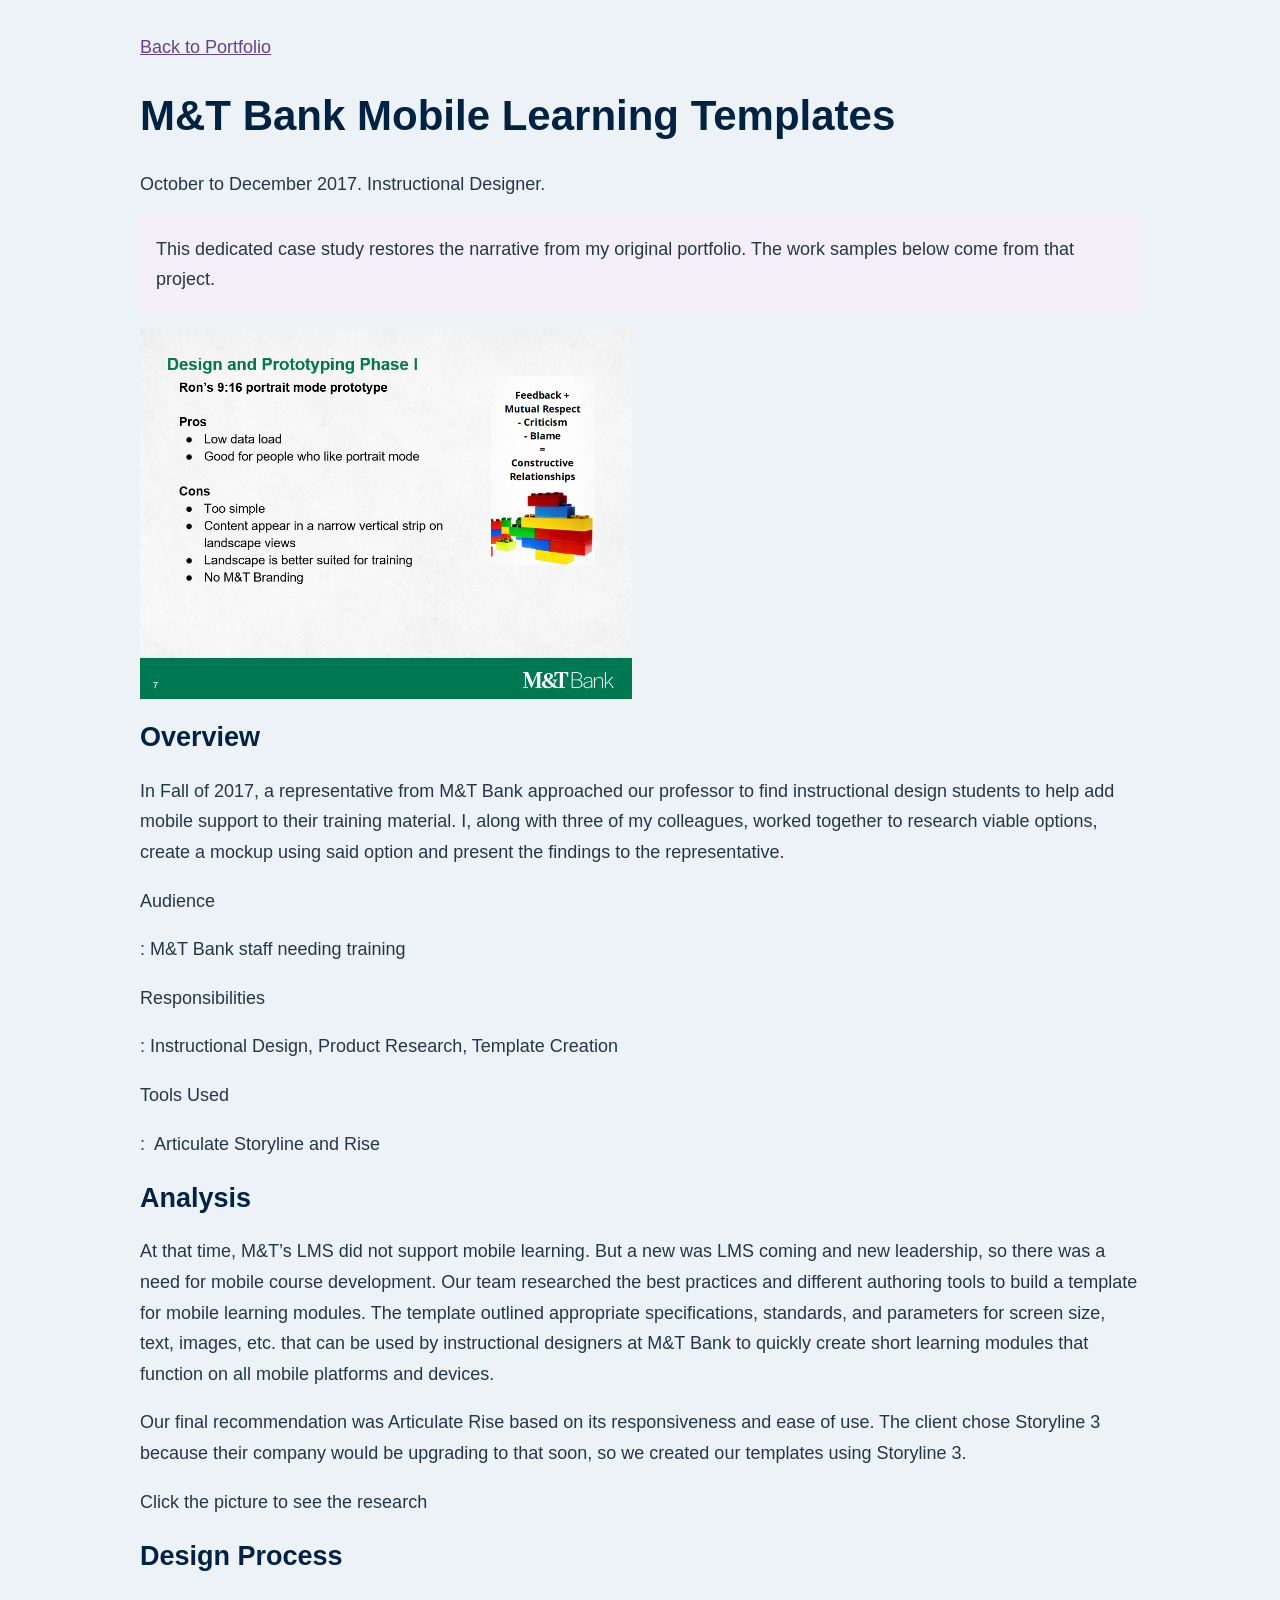
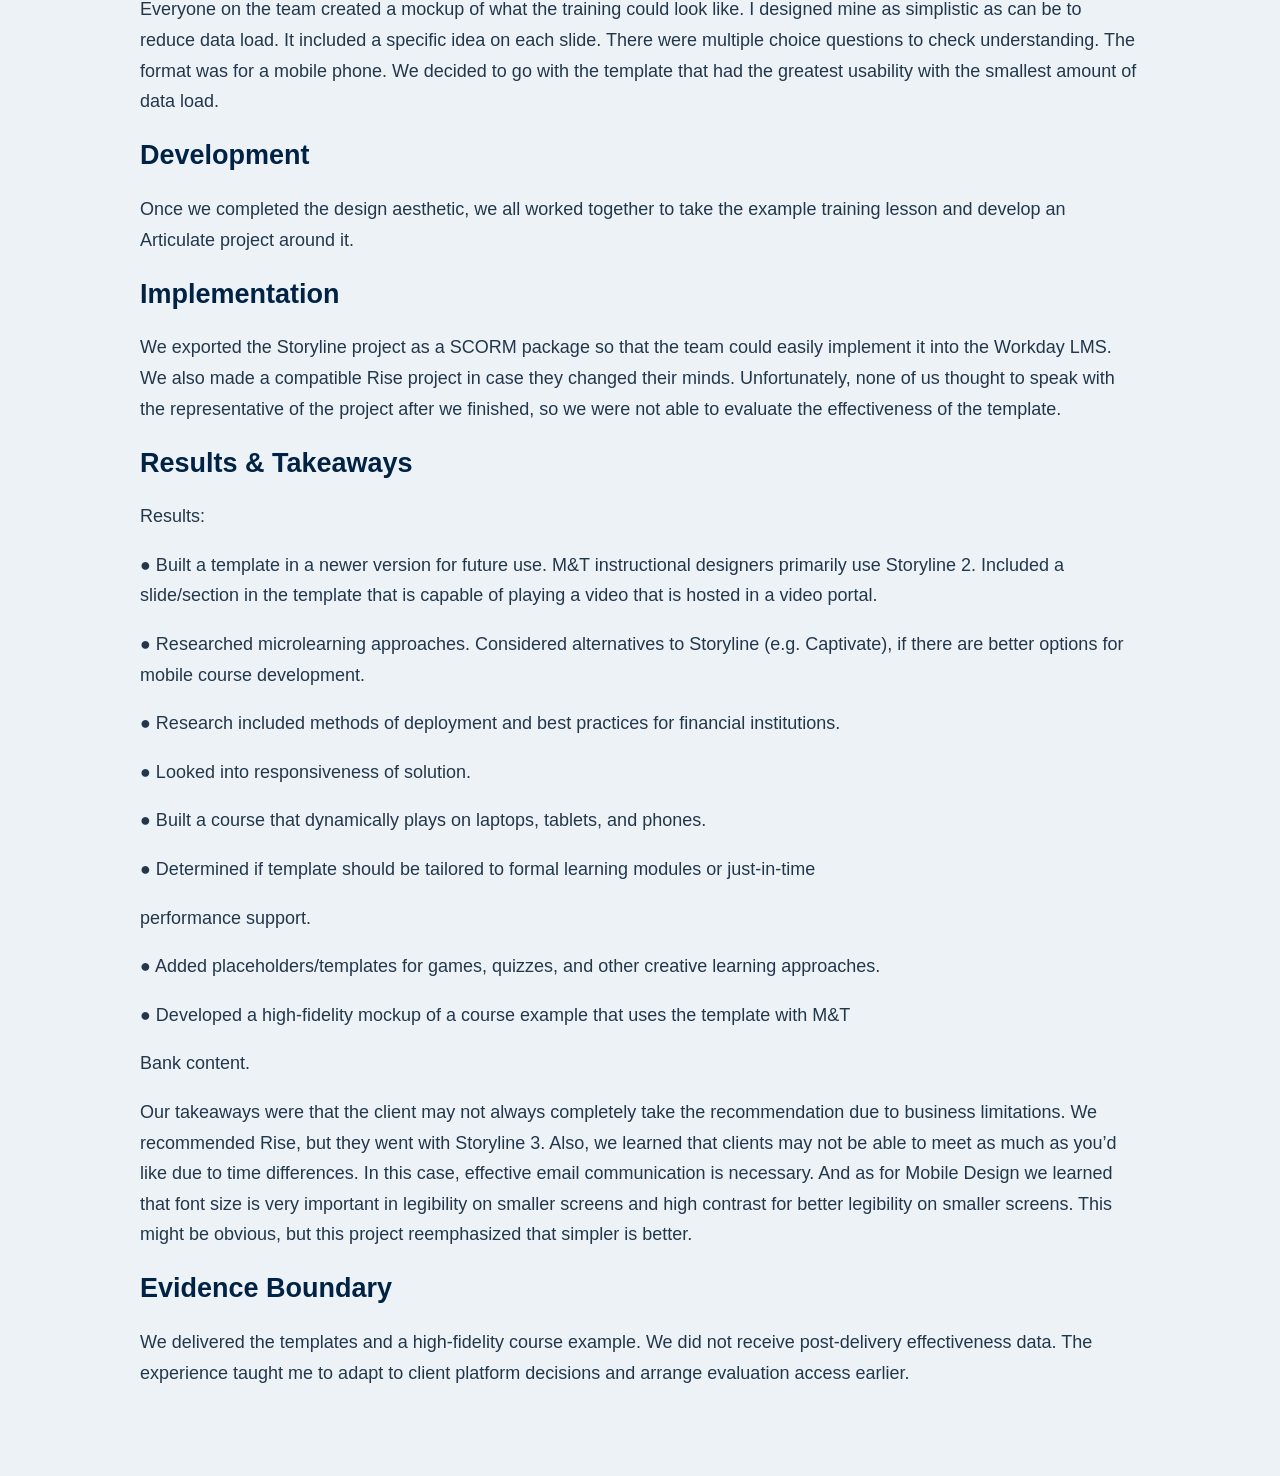
<file: case-studies/mt.html>
<!DOCTYPE html>
<html lang="en"><head><meta charset="utf-8"><meta name="viewport" content="width=device-width,initial-scale=1"><title>M&amp;T Bank Mobile Learning Templates</title><style>body{margin:0;background:#edf2f7;color:#23374b;font:18px/1.7 Arial,sans-serif}main{max-width:1000px;padding:32px 24px 70px;margin:auto}h1,h2{color:#002244;line-height:1.2}h1{font-size:42px}a{color:#67428f}.gallery{display:flex;flex-wrap:wrap;gap:16px}.gallery img{width:calc(50% - 8px);height:auto;object-fit:contain}p{margin:0 0 18px}.source-note{background:#f4eef9;padding:16px}@media(max-width:650px){.gallery img{width:100%}}</style></head><body><main><a href="../index.html#project-23" class="link" target="_blank" rel="noopener">Back to Portfolio</a><h1>M&amp;T Bank Mobile Learning Templates</h1><p>October to December 2017. Instructional Designer.</p><p class="source-note">This dedicated case study restores the narrative from my original portfolio. The work samples below come from that project.</p><div class="gallery"><img src="../images/mt-prototype.jpg" alt="M&amp;T Bank mobile learning templates work sample" loading="lazy"></div><h2>Overview</h2><p>In Fall of 2017, a representative from M&amp;T Bank approached our professor to find instructional design students to help add mobile support to their training material. I, along with three of my colleagues, worked together to research viable options, create a mockup using said option and present the findings to the representative.</p><p>Audience</p><p>: M&amp;T Bank staff needing training</p><p>Responsibilities</p><p>: Instructional Design, Product Research, Template Creation</p><p>Tools Used</p><p>:  Articulate Storyline and Rise</p><h2>Analysis</h2><p>At that time, M&amp;T’s LMS did not support mobile learning. But a new was LMS coming and new leadership, so there was a need for mobile course development. Our team researched the best practices and different authoring tools to build a template for mobile learning modules. The template outlined appropriate specifications, standards, and parameters for screen size, text, images, etc. that can be used by instructional designers at M&amp;T Bank to quickly create short learning modules that function on all mobile platforms and devices.</p><p>Our final recommendation was Articulate Rise based on its responsiveness and ease of use. The client chose Storyline 3 because their company would be upgrading to that soon, so we created our templates using Storyline 3.</p><p>Click the picture to see the research</p><h2>Design Process</h2><p>Everyone on the team created a mockup of what the training could look like. I designed mine as simplistic as can be to reduce data load. It included a specific idea on each slide. There were multiple choice questions to check understanding. The format was for a mobile phone. We decided to go with the template that had the greatest usability with the smallest amount of data load.</p><h2>Development</h2><p>Once we completed the design aesthetic, we all worked together to take the example training lesson and develop an Articulate project around it.</p><h2>Implementation</h2><p>We exported the Storyline project as a SCORM package so that the team could easily implement it into the Workday LMS.  We also made a compatible Rise project in case they changed their minds. Unfortunately, none of us thought to speak with the representative of the project after we finished, so we were not able to evaluate the effectiveness of the template.</p><h2>Results &amp; Takeaways</h2><p>Results:</p><p>● Built a template in a newer version for future use. M&amp;T instructional designers primarily use Storyline 2. Included a slide/section in the template that is capable of playing a video that is hosted in a video portal.</p><p>● Researched microlearning approaches. Considered alternatives to Storyline (e.g. Captivate), if there are better options for mobile course development.</p><p>● Research included methods of deployment and best practices for financial institutions.</p><p>● Looked into responsiveness of solution.</p><p>● Built a course that dynamically plays on laptops, tablets, and phones.</p><p>● Determined if template should be tailored to formal learning modules or just-in-time</p><p>performance support.</p><p>● Added placeholders/templates for games, quizzes, and other creative learning approaches.</p><p>● Developed a high-fidelity mockup of a course example that uses the template with M&amp;T</p><p>Bank content.</p><p>Our takeaways were that the client may not always completely take the recommendation due to business limitations. We recommended Rise, but they went with Storyline 3. Also, we learned that clients may not be able to meet as much as you’d like due to time differences. In this case, effective email communication is necessary. And as for Mobile Design we learned  that font size is very important in legibility on smaller screens and high contrast for better legibility on smaller screens. This might be obvious, but this project reemphasized that simpler is better.</p><h2>Evidence Boundary</h2><p>We delivered the templates and a high-fidelity course example. We did not receive post-delivery effectiveness data. The experience taught me to adapt to client platform decisions and arrange evaluation access earlier.</p></main></body></html>
</file>
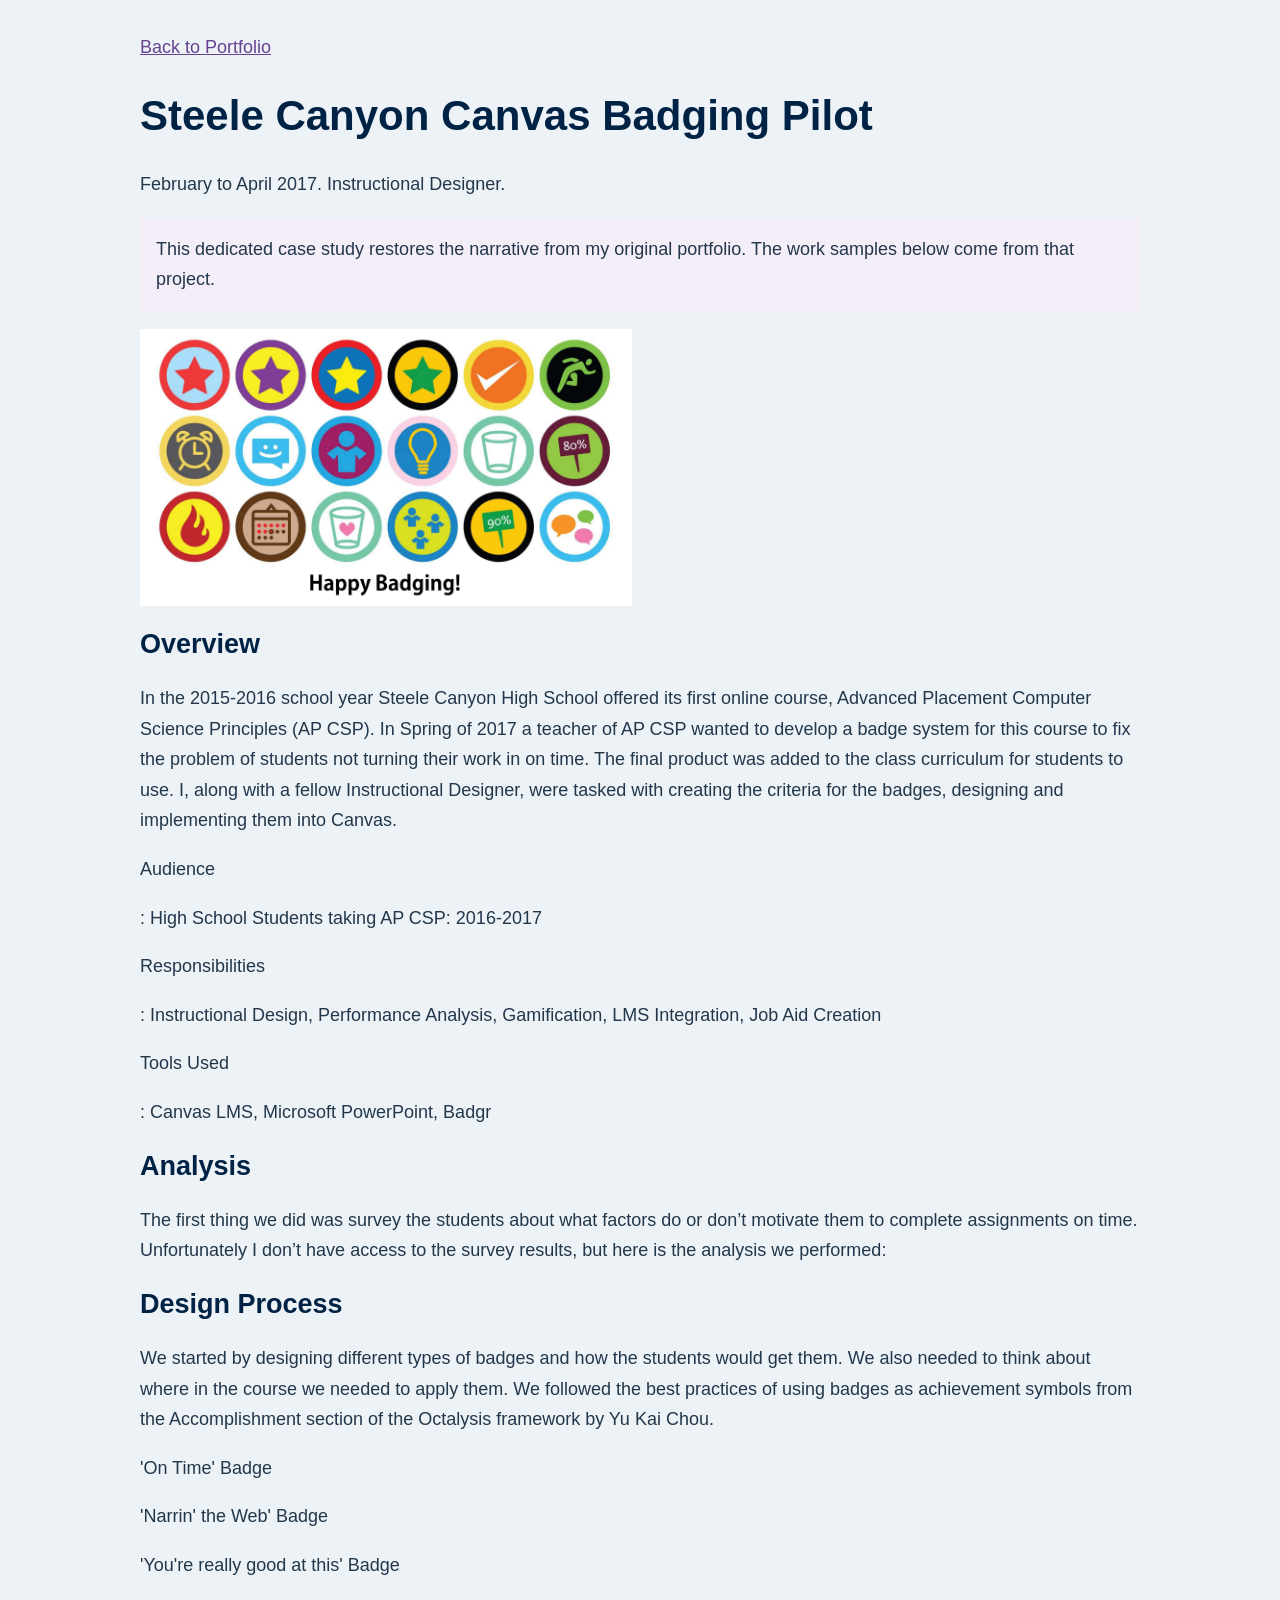
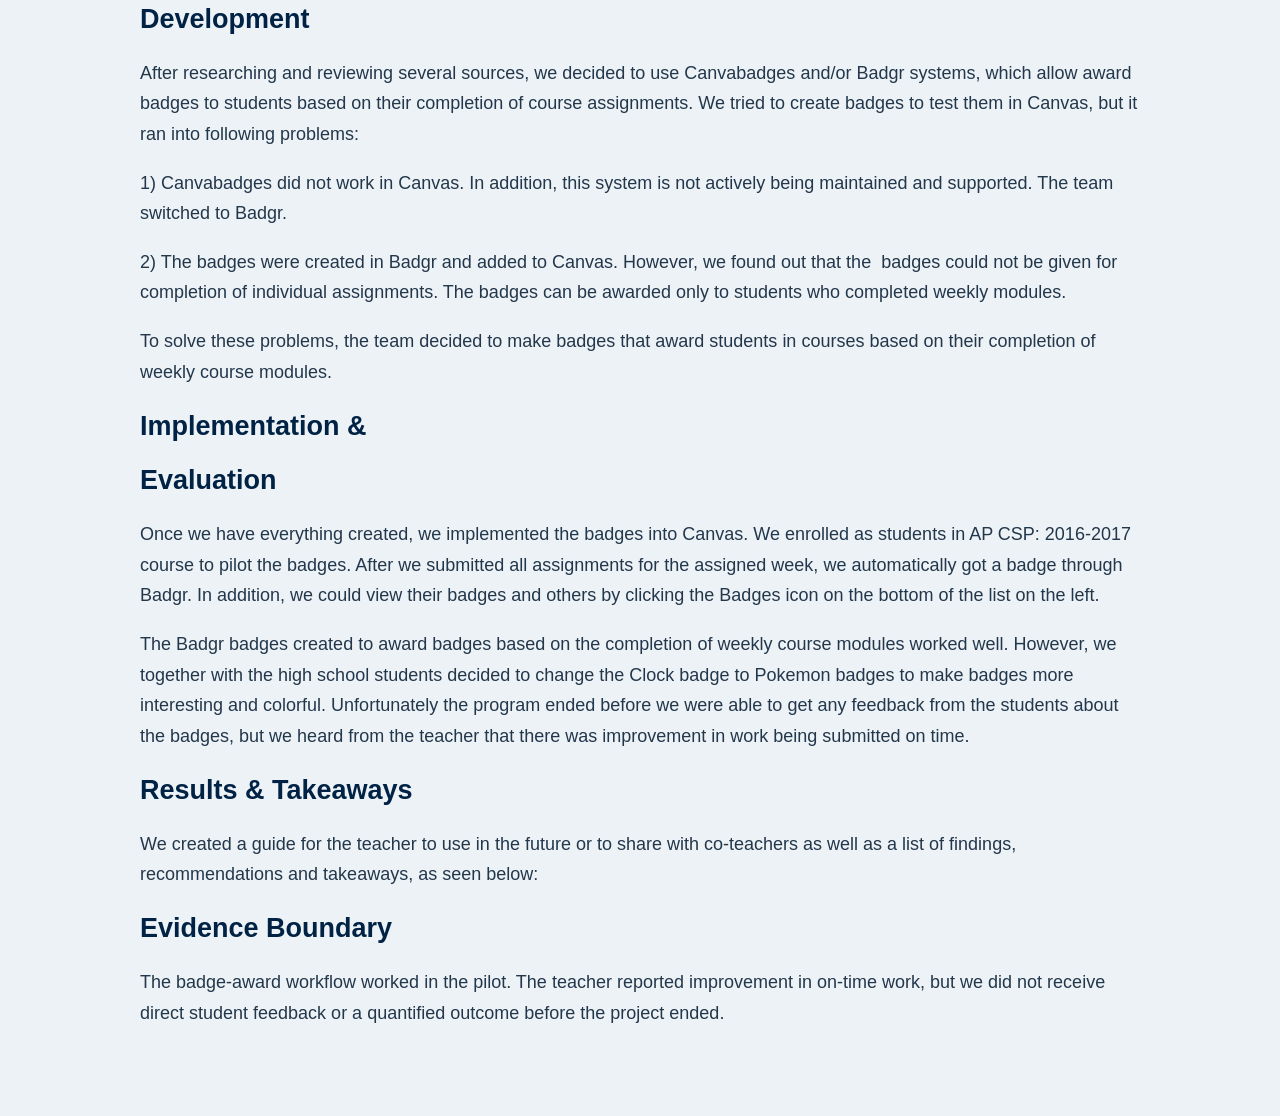
<file: case-studies/steele.html>
<!DOCTYPE html>
<html lang="en"><head><meta charset="utf-8"><meta name="viewport" content="width=device-width,initial-scale=1"><title>Steele Canyon Canvas Badging Pilot</title><style>body{margin:0;background:#edf2f7;color:#23374b;font:18px/1.7 Arial,sans-serif}main{max-width:1000px;padding:32px 24px 70px;margin:auto}h1,h2{color:#002244;line-height:1.2}h1{font-size:42px}a{color:#67428f}.gallery{display:flex;flex-wrap:wrap;gap:16px}.gallery img{width:calc(50% - 8px);height:auto;object-fit:contain}p{margin:0 0 18px}.source-note{background:#f4eef9;padding:16px}@media(max-width:650px){.gallery img{width:100%}}</style></head><body><main><a href="../index.html#project-steele" class="link" target="_blank" rel="noopener">Back to Portfolio</a><h1>Steele Canyon Canvas Badging Pilot</h1><p>February to April 2017. Instructional Designer.</p><p class="source-note">This dedicated case study restores the narrative from my original portfolio. The work samples below come from that project.</p><div class="gallery"><img src="../images/steele-badges.jpg" alt="Steele Canyon Canvas badging pilot work sample" loading="lazy"></div><h2>Overview</h2><p>In the 2015-2016 school year Steele Canyon High School offered its first online course, Advanced Placement Computer Science Principles (AP CSP). In Spring of 2017 a teacher of AP CSP wanted to develop a badge system for this course to fix the problem of students not turning their work in on time. The final product was added to the class curriculum for students to use. I, along with a fellow Instructional Designer, were tasked with creating the criteria for the badges, designing and implementing them into Canvas.</p><p>Audience</p><p>: High School Students taking AP CSP: 2016-2017</p><p>Responsibilities</p><p>: Instructional Design, Performance Analysis, Gamification, LMS Integration, Job Aid Creation</p><p>Tools Used</p><p>: Canvas LMS, Microsoft PowerPoint, Badgr</p><h2>Analysis</h2><p>The first thing we did was survey the students about what factors do or don’t motivate them to complete assignments on time. Unfortunately I don’t have access to the survey results, but here is the analysis we performed:</p><h2>Design Process</h2><p>We started by designing different types of badges and how the students would get them. We also needed to think about where in the course we needed to apply them. We followed the best practices of using badges as achievement symbols from the Accomplishment section of the Octalysis framework by Yu Kai Chou.</p><p>'On Time' Badge</p><p>'Narrin' the Web' Badge</p><p>'You're really good at this' Badge</p><h2>Development</h2><p>After researching and reviewing several sources, we decided to use Canvabadges and/or Badgr systems, which allow award badges to students based on their completion of course assignments. We tried to create badges to test them in Canvas, but it ran into following problems:</p><p>1) Canvabadges did not work in Canvas. In addition, this system is not actively being maintained and supported. The team switched to Badgr.</p><p>2) The badges were created in Badgr and added to Canvas. However, we found out that the  badges could not be given for completion of individual assignments. The badges can be awarded only to students who completed weekly modules.</p><p>To solve these problems, the team decided to make badges that award students in courses based on their completion of weekly course modules.</p><h2>Implementation &amp;</h2><h2>Evaluation</h2><p>Once we have everything created, we implemented the badges into Canvas. We enrolled as students in AP CSP: 2016-2017 course to pilot the badges. After we submitted all assignments for the assigned week, we automatically got a badge through Badgr. In addition, we could view their badges and others by clicking the Badges icon on the bottom of the list on the left.</p><p>The Badgr badges created to award badges based on the completion of weekly course modules worked well. However, we together with the high school students decided to change the Clock badge to Pokemon badges to make badges more interesting and colorful. Unfortunately the program ended before we were able to get any feedback from the students about the badges, but we heard from the teacher that there was improvement in work being submitted on time.</p><h2>Results &amp; Takeaways</h2><p>We created a guide for the teacher to use in the future or to share with co-teachers as well as a list of findings, recommendations and takeaways, as seen below:</p><h2>Evidence Boundary</h2><p>The badge-award workflow worked in the pilot. The teacher reported improvement in on-time work, but we did not receive direct student feedback or a quantified outcome before the project ended.</p></main></body></html>
</file>
<file: assets/portfolio-v15.css>
/* Version 15: one flat, contrast-checked color per section. */
:root{--fd:#694098;--fd-dark:#503075;--fd-soft:#f4eff9;--fd-line:#d6c6e7;--ai:#205a9a;--ai-dark:#194577;--ai-soft:#edf4fb;--ai-line:#c5d7eb;--pc:#28623c;--pc-dark:#204e30;--pc-soft:#eff7f1;--pc-line:#bfd9c6;--te:#f4d35e;--te-dark:#665000;--te-soft:#fffbee;--te-line:#decb86}
.ce{--c:#ffbe85;--c-dark:#75401b;--c-soft:#fff5eb;--c-line:#e7c4a7;--bar-ink:#111}
.ex{--c:#a92d36;--c-dark:#85232b;--c-soft:#fcf0f1;--c-line:#e2bec1;--bar-ink:#fff}
.fd,.ai,.pc{--bar-ink:#fff}.te{--bar-ink:#111}
.pill[href="#faculty"]{background:var(--fd);color:#fff}.pill[href="#ai"]{background:var(--ai);color:#fff}.pill[href="#partners"]{background:var(--pc);color:#fff}.pill[href="#teaching"]{background:var(--te);color:#111}.pill[href="#creative"]{background:#ffbe85;color:#111}.pill[href="#extra"]{background:#a92d36;color:#fff}
details.section>summary,details.section.fd>summary,details.section.ai>summary,details.section.pc>summary,details.section.te>summary{background:var(--c);color:var(--bar-ink)}
details.section>summary .lab,details.section>summary .sub,details.section.fd>summary .lab,details.section.fd>summary .sub,details.section.ai>summary .lab,details.section.ai>summary .sub,details.section.pc>summary .lab,details.section.pc>summary .sub,details.section.te>summary .lab,details.section.te>summary .sub{color:var(--bar-ink);opacity:1}
details.section details.item>summary,details.section details.item[open]>summary{background:var(--c);color:var(--bar-ink)}
details.section details.item>summary .when,details.section details.item>summary .name,details.section details.item>summary .plus{color:var(--bar-ink)}
.section .link,.section .badge.jewel,.section .card .hd,.section .hub .hd{background:var(--c);color:var(--bar-ink)}
.section .hub .hd span{color:var(--bar-ink)}
.section .tag,.section .thread h3{color:var(--c-dark)}
.pill:hover{filter:none;box-shadow:0 0 0 3px #002244;transform:translateY(-1px)}
.hero-bar span{color:#fff}
:focus-visible{outline:3px solid #002244;outline-offset:4px}
.pill-row{grid-template-columns:repeat(2,minmax(0,1fr));gap:10px}
details.section{scroll-margin-top:0}
.art-grid{display:grid;grid-template-columns:repeat(3,minmax(0,1fr));gap:12px;margin:14px 0}
.art-card{display:block;min-width:0;border:1px solid #e7c4a7;border-radius:10px;overflow:hidden;text-decoration:none;background:#fff;color:#412914;transition:box-shadow .15s}
.art-card:hover{box-shadow:0 4px 12px #75401b35}
.art-card img{display:block;width:100%;aspect-ratio:1;object-fit:cover}
.art-card span{display:block;padding:10px;font-size:14px;font-weight:600;line-height:1.4}
#art-viewer{padding:0;border:0;border-radius:14px;width:min(920px,calc(100% - 24px));max-height:calc(100dvh - 24px);overflow:auto;color:#1f2a36;background:#fff}
#art-viewer::backdrop{background:#08121de6}
#art-close{position:sticky;top:12px;display:block;margin:12px 12px 12px auto;border:1px solid #002244;border-radius:7px;padding:10px 16px;font:600 15px 'Segoe UI',sans-serif;background:#fff;color:#002244;cursor:pointer;z-index:1;min-height:44px}
#art-large{display:block;max-width:100%;width:auto;height:auto;max-height:65dvh;object-fit:contain;margin:0 auto}
.art-caption{padding:18px 24px 24px}.art-caption h2{margin:0 0 6px;line-height:1.25}.art-caption p{margin:6px 0 0}#art-meta{color:#556474}
.feedback{margin-top:22px;padding:24px 26px;background:#fff;border:1px solid var(--line);border-radius:16px}
.feedback h2{margin:0;color:#002244}.feedback iframe{display:block;width:100%;max-width:100%;height:500px;border:0;background:#edf2f7;border-radius:8px}
.feedback p{margin:10px 0 16px}.feedback p:last-child{font-size:14px;margin-bottom:0}
.life-infographic{display:block;width:100%;max-width:640px;height:auto;margin:16px auto}
.life-timeline{list-style:none;margin:24px 0;padding:0 0 0 22px;border-left:3px solid #a92d36}
.life-timeline li{position:relative;margin:0 0 22px}.life-timeline li:before{content:'';position:absolute;left:-30px;top:9px;width:13px;height:13px;border:3px solid #a92d36;border-radius:50%;background:#fff}
.life-timeline h3{font-size:18px;line-height:1.35;margin:0 0 8px;color:#85232b}
.childhood-placeholder{margin:0}.photo-space{display:flex;flex-direction:column;justify-content:center;align-items:center;gap:12px;min-height:240px;padding:24px;border:2px dashed #a92d36;border-radius:10px;background:#fcf0f1;text-align:center;color:#85232b}.photo-space span{max-width:30ch}.childhood-placeholder figcaption{font-size:14px;margin-top:8px}
.childhood-photo{display:block;width:100%;height:auto;border-radius:10px}
@media(max-width:600px){.section-body{padding:18px 14px 22px}.tl{padding-left:24px}.tl>details.item:before{left:-24px}.tl>details.item:after{left:-16.5px}details.section>summary{padding:20px 18px;gap:10px}details.section>summary .ttl{font-size:25px}details.item>summary{padding:12px}.item-body{padding:14px 12px}.art-grid{grid-template-columns:repeat(2,minmax(0,1fr));gap:8px}.art-card span{padding:8px;font-size:13px}.art-caption{padding:16px}.feedback{padding:20px 16px}.hero-text{padding:26px 20px}.hero-bar{padding:16px 18px}.hero-bar>div:first-child{min-width:0}.hero-bar{flex-wrap:wrap}.life-timeline{padding-left:18px}.life-timeline li:before{left:-26px}.item-body>img.splash{width:calc(100% + 24px);margin-left:-12px;margin-right:-12px}}
@media(prefers-reduced-motion:reduce){*,*:before,*:after{scroll-behavior:auto!important;transition:none!important}}
.section.te .item-body a.link{color:#111}

.section .item-body a.link{color:var(--bar-ink)!important}

/* Revised review: soft colors, high-contrast dark text, and named sections. */
:root{--fd:#d7c5e8;--fd-dark:#57396d;--fd-soft:#f7f2fb;--fd-line:#c4add9;--ai:#bad7ed;--ai-dark:#264f70;--ai-soft:#f0f7fc;--ai-line:#93b9d4;--pc:#b6dccf;--pc-dark:#285645;--pc-soft:#eff8f4;--pc-line:#8eb9a7;--te:#f5e6a6;--te-dark:#665000;--te-soft:#fffbeb;--te-line:#cdbb72}
.ce{--c:#f4c6a6;--c-dark:#75401b;--c-soft:#fff5ed;--c-line:#d7a783}
.ex{--c:#e4b4bc;--c-dark:#722d3d;--c-soft:#fcf2f4;--c-line:#c68a97}
.fd,.ai,.pc,.te,.ce,.ex{--bar-ink:#182b3a}
.pill[href="#faculty"]{background:var(--fd);color:#182b3a}.pill[href="#ai"]{background:var(--ai);color:#182b3a}.pill[href="#partners"]{background:var(--pc);color:#182b3a}.pill[href="#teaching"]{background:var(--te);color:#182b3a}.pill[href="#creative"]{background:#f4c6a6;color:#182b3a}.pill[href="#extra"]{background:#e4b4bc;color:#182b3a}
details.section>summary,details.section.fd>summary,details.section.ai>summary,details.section.pc>summary,details.section.te>summary{padding:18px 22px;background:var(--c);color:#182b3a}
details.section>summary .ttl{font-size:28px}
details.section>summary .chev,details.section.fd>summary .chev,details.section.pc>summary .chev{width:44px;height:44px;background:rgba(255,255,255,.5);color:#182b3a}
details.section>summary .chev svg{width:30px;height:30px}
.section .item-body a.link,.section .link{color:#182b3a!important}
.art-card{border-color:var(--c-line);color:#182b3a}.art-card:focus-visible{outline:3px solid #002244;outline-offset:3px}
@media(max-width:600px){details.section>summary{padding:16px 18px}details.section>summary .ttl{font-size:25px}}

.hero-text h1.headline-block{display:block;max-width:100%;width:100%;margin:0 0 18px;line-height:1.05;letter-spacing:0}
.headline-line{display:block;white-space:nowrap;line-height:1.05;font-size:clamp(20px,3.35vw,44px)}
.headline-line:last-child{font-size:clamp(27px,4.25vw,56px)}

/* Version 16: tighter accordion headers with one arrow style for sections and projects. */
details.section>summary,details.section.fd>summary,details.section.ai>summary,details.section.pc>summary,details.section.te>summary{padding:14px 20px;gap:14px}
details.section>summary .ttl,.hero-name{font-size:26px;line-height:1.15}
details.section>summary .sub,.hero-role{font-size:15px;margin-top:2px;line-height:1.45}
details.section>summary .chev,details.section.fd>summary .chev,details.section.pc>summary .chev{width:40px;height:40px;background:rgba(255,255,255,.5)}
details.section>summary .chev svg{width:26px;height:26px}
details.item>summary{padding:9px 14px;gap:10px}
details.item>summary .when{font-size:13px;line-height:1.3}
details.item>summary .name{font-size:18px;line-height:1.25}
details.section details.item>summary .plus{flex:none;width:30px;height:30px;border-radius:50%;background:rgba(255,255,255,.5);display:flex;align-items:center;justify-content:center;font-size:0;transition:transform .2s}
details.item>summary .plus svg{width:20px;height:20px;display:block}
details.item[open]>summary .plus{transform:rotate(180deg)}
.tl>details.item:before{top:19px}
.tl>details.item:after{top:28px}
@media(max-width:600px){details.section>summary,details.section.fd>summary,details.section.ai>summary,details.section.pc>summary,details.section.te>summary{padding:12px 14px}details.section>summary .ttl,.hero-name{font-size:22px}details.section>summary .sub,.hero-role{font-size:14px}details.section>summary .chev{width:36px;height:36px}details.section>summary .chev svg{width:24px;height:24px}details.item>summary{padding:8px 10px}details.item>summary .name{font-size:16.5px}details.item>summary .plus{width:28px;height:28px}}

/* Version 16: dark, colorblind-safe section colors with white text and a soft sheen. */
:root{--fd:#7B3294;--fd-dark:#5C2370;--fd-soft:#f6f0f9;--fd-line:#d3bde0;--ai:#1F5FAD;--ai-dark:#164781;--ai-soft:#eef4fb;--ai-line:#b7cde9;--pc:#0F7068;--pc-dark:#0A524C;--pc-soft:#edf7f6;--pc-line:#b0d6d2;--te:#5A4800;--te-dark:#3F3300;--te-soft:#f8f5ea;--te-line:#d6cca3;--ce-c:#C2410C;--ex-c:#A11D48}
.fd{--c:var(--fd);--c2:var(--fd-dark);--c-dark:var(--fd);--c-soft:var(--fd-soft);--c-line:var(--fd-line)}
.ai{--c:var(--ai);--c2:var(--ai-dark);--c-dark:var(--ai);--c-soft:var(--ai-soft);--c-line:var(--ai-line)}
.pc{--c:var(--pc);--c2:var(--pc-dark);--c-dark:var(--pc);--c-soft:var(--pc-soft);--c-line:var(--pc-line)}
.te{--c:var(--te);--c2:var(--te-dark);--c-dark:var(--te);--c-soft:var(--te-soft);--c-line:var(--te-line)}
.ce{--c:#C2410C;--c2:#943109;--c-dark:#B23B0A;--c-soft:#fdf2ec;--c-line:#ecc2ad}
.ex{--c:#A11D48;--c2:#7A1536;--c-dark:#A11D48;--c-soft:#fbeff3;--c-line:#e3b3c3}
.fd,.ai,.pc,.te,.ce,.ex{--bar-ink:#fff}
.pill-row .pill{color:#fff!important;border:0;background-image:linear-gradient(160deg,rgba(255,255,255,.16),rgba(255,255,255,0) 55%,rgba(0,0,0,.14));box-shadow:inset 0 1px 0 rgba(255,255,255,.22),0 2px 6px rgba(0,34,68,.14)}
.pill[href="#faculty"]{background-color:#7B3294}.pill[href="#ai"]{background-color:#1F5FAD}.pill[href="#partners"]{background-color:#0F7068}.pill[href="#teaching"]{background-color:#5A4800}.pill[href="#creative"]{background-color:#C2410C}.pill[href="#extra"]{background-color:#A11D48}
.pill-row .pill:hover,.pill-row .pill:focus-visible{box-shadow:0 0 0 3px #fff,0 0 0 6px #002244;transform:translateY(-1px)}
details.section>summary,details.section.fd>summary,details.section.ai>summary,details.section.pc>summary,details.section.te>summary{background:linear-gradient(135deg,var(--c),var(--c2));color:#fff;box-shadow:inset 0 1px 0 rgba(255,255,255,.2)}
details.section>summary .ttl,details.section>summary .sub,details.section>summary .lab,details.section.fd>summary .sub,details.section.ai>summary .sub,details.section.pc>summary .sub,details.section.te>summary .sub{color:#fff}
details.section>summary .sub{max-width:none;opacity:.92}
details.section>summary>div{flex:1;min-width:0}
details.section details.item>summary,details.section details.item[open]>summary{background:linear-gradient(135deg,var(--c),var(--c2));color:#fff;box-shadow:inset 0 1px 0 rgba(255,255,255,.18)}
details.section details.item>summary .when,details.section details.item>summary .name{color:#fff}
details.section details.item>summary .when{opacity:.88}
details.section>summary .chev,details.section.fd>summary .chev,details.section.pc>summary .chev,details.section details.item>summary .plus{background:rgba(255,255,255,.16);color:#fff}
details.section>summary:hover,details.section details.item>summary:hover{box-shadow:inset 0 1px 0 rgba(255,255,255,.2),0 0 0 3px #fff,0 0 0 6px #002244}
details.section>summary:focus-visible,details.section details.item>summary:focus-visible{outline:none;box-shadow:0 0 0 3px #fff,0 0 0 6px #002244}
details.section details.item>summary{position:relative;z-index:3}
.section .link,.section .badge.jewel,.section .card .hd,.section .hub .hd{background:var(--c);color:#fff}
.section .item-body a.link,.section .link,.section.te .item-body a.link{color:#fff!important}
.section .hub .hd span{color:#fff}
.section .tag{color:var(--c-dark);border-color:var(--c-line)}

/* Version 17: clean, flat, snappy toy-brick style. Solid colors, heavy type, crisp shadows, quick hover. */
:root{--ink:#1b1b1b;--fd:#6A2C91;--ai:#0055BF;--pc:#237841;--te:#FFCF00;--ce:#FE8A18;--ex:#C91A09}
body{background:#f4f4f4}
.fd{--c:#6A2C91;--c2:#4A1E66;--c-dark:#6A2C91;--c-soft:#f6f1f9;--c-line:#d5c3e3;--bar-ink:#fff}
.ai{--c:#0055BF;--c2:#003C88;--c-dark:#0055BF;--c-soft:#eef4fc;--c-line:#b3cdee;--bar-ink:#fff}
.pc{--c:#237841;--c2:#185530;--c-dark:#237841;--c-soft:#eef7f1;--c-line:#b5d8c1;--bar-ink:#fff}
.te{--c:#FFCF00;--c2:#C9A200;--c-dark:#6B5600;--c-soft:#fffbe6;--c-line:#f0d873;--bar-ink:#1b1b1b}
.ce{--c:#FE8A18;--c2:#C96500;--c-dark:#9A4A00;--c-soft:#fff4e9;--c-line:#fbc896;--bar-ink:#1b1b1b}
.ex{--c:#C91A09;--c2:#8F1206;--c-dark:#C91A09;--c-soft:#fdefed;--c-line:#efb6b0;--bar-ink:#fff}
.hero-text h1.headline-block,.hero-text h1 .headline-line{color:#1b1b1b;font-weight:800;letter-spacing:-.01em}
/* buttons */
.pill-row .pill{border:0;border-radius:12px;background-image:none;font-weight:800;letter-spacing:.01em;box-shadow:0 4px 0 rgba(0,0,0,.28);transition:transform .12s ease,box-shadow .12s ease}
.pill[href="#faculty"]{background-color:#6A2C91;color:#fff!important}.pill[href="#ai"]{background-color:#0055BF;color:#fff!important}.pill[href="#partners"]{background-color:#237841;color:#fff!important}.pill[href="#teaching"]{background-color:#FFCF00;color:#1b1b1b!important}.pill[href="#creative"]{background-color:#FE8A18;color:#1b1b1b!important}.pill[href="#extra"]{background-color:#C91A09;color:#fff!important}
.pill-row .pill:hover,.pill-row .pill:focus-visible{transform:translateY(-3px);box-shadow:0 7px 0 rgba(0,0,0,.28),0 0 0 3px #fff,0 0 0 6px #1b1b1b}
.pill-row .pill:active{transform:translateY(3px);box-shadow:0 1px 0 rgba(0,0,0,.28)}
/* section bars */
details.section{border:0;border-radius:16px;overflow:visible;box-shadow:none;background:transparent}
details.section>summary,details.section.fd>summary,details.section.ai>summary,details.section.pc>summary,details.section.te>summary{background:var(--c);color:var(--bar-ink);border-radius:16px;box-shadow:0 5px 0 var(--c2);transition:transform .12s ease,box-shadow .12s ease}
details.section[open]>summary{border-radius:16px 16px 0 0}
details.section>summary .ttl,details.section>summary .sub,details.section>summary .lab,details.section.fd>summary .sub,details.section.ai>summary .sub,details.section.pc>summary .sub,details.section.te>summary .sub{color:var(--bar-ink)}
details.section>summary .ttl,.hero-name{font-weight:800;letter-spacing:-.01em}
details.section>summary .sub,.hero-role{opacity:1;font-weight:500}
details.section>summary:hover{transform:translateY(-2px);box-shadow:0 7px 0 var(--c2),0 0 0 3px #fff,0 0 0 6px #1b1b1b}
details.section>summary:active{transform:translateY(3px);box-shadow:0 2px 0 var(--c2)}
details.section>summary:focus-visible{outline:none;box-shadow:0 5px 0 var(--c2),0 0 0 3px #fff,0 0 0 6px #1b1b1b}
details.section>.section-body{background:#fff;border:3px solid var(--c);border-top:0;border-radius:0 0 16px 16px;margin-top:5px}
/* round white arrow buttons */
details.section>summary .chev,details.section.fd>summary .chev,details.section.pc>summary .chev,details.section details.item>summary .plus{background:#fff;color:var(--c-dark);box-shadow:0 2px 0 rgba(0,0,0,.18)}
details.section.te>summary .chev,details.section.te details.item>summary .plus{color:#1b1b1b}
details.section.ce>summary .chev,details.section.ce details.item>summary .plus{color:#1b1b1b}
/* project bars */
details.section details.item>summary,details.section details.item[open]>summary{background:var(--c);color:var(--bar-ink);border-radius:12px;box-shadow:0 4px 0 var(--c2);transition:transform .12s ease,box-shadow .12s ease}
details.section details.item[open]>summary{border-radius:12px 12px 0 0;border-bottom:0}
details.section details.item>summary .when,details.section details.item>summary .name{color:var(--bar-ink)}
details.section details.item>summary .when{opacity:.9;font-weight:600}
details.section details.item>summary .name{font-weight:800}
details.section details.item>summary:hover{transform:translateY(-2px);box-shadow:0 6px 0 var(--c2),0 0 0 3px #fff,0 0 0 6px #1b1b1b}
details.section details.item>summary:active{transform:translateY(2px);box-shadow:0 2px 0 var(--c2)}
details.section details.item>summary:focus-visible{outline:none;box-shadow:0 4px 0 var(--c2),0 0 0 3px #fff,0 0 0 6px #1b1b1b}
details.section details.item{border-color:var(--c-line);border-radius:12px}
.tl>details.item:before{border-color:var(--c);border-width:4px}
.tl>details.item:after{background:var(--c-line)}
/* inside the projects */
.section .link,.section .badge.jewel,.section .card .hd,.section .hub .hd{background:var(--c);color:var(--bar-ink);border-radius:10px;font-weight:800;box-shadow:0 3px 0 var(--c2);transition:transform .12s ease,box-shadow .12s ease}
.section .item-body a.link,.section .link,.section.te .item-body a.link{color:var(--bar-ink)!important}
.section .link:hover{transform:translateY(-2px);box-shadow:0 5px 0 var(--c2),0 0 0 3px #fff,0 0 0 6px #1b1b1b}
.section .hub .hd span{color:var(--bar-ink)}
.section .tag{color:var(--c-dark);border:2px solid var(--c-line);background:#fff;font-weight:600}
@media(prefers-reduced-motion:reduce){.pill-row .pill:hover,details.section>summary:hover,details.section details.item>summary:hover,.section .link:hover{transform:none}}

/* Version 18: jewel tones, all white text, flat with no bevel. Hover lifts and shows the outline ring. */
.fd{--c:#4338CA;--c-dark:#4338CA;--c-soft:#f1f1fc;--c-line:#c3c0ef;--bar-ink:#fff}
.ai{--c:#0369A1;--c-dark:#0369A1;--c-soft:#eef6fb;--c-line:#a9cfe6;--bar-ink:#fff}
.pc{--c:#0F766E;--c-dark:#0F766E;--c-soft:#eef8f7;--c-line:#a8d6d1;--bar-ink:#fff}
.te{--c:#A21CAF;--c-dark:#A21CAF;--c-soft:#fbf0fc;--c-line:#e2b3e7;--bar-ink:#fff}
.ce{--c:#C2410C;--c-dark:#C2410C;--c-soft:#fdf2ec;--c-line:#efc2ab;--bar-ink:#fff}
.ex{--c:#BE123C;--c-dark:#BE123C;--c-soft:#fdf0f3;--c-line:#efb3c1;--bar-ink:#fff}
.pill[href="#faculty"]{background-color:#4338CA;color:#fff!important}.pill[href="#ai"]{background-color:#0369A1;color:#fff!important}.pill[href="#partners"]{background-color:#0F766E;color:#fff!important}.pill[href="#teaching"]{background-color:#A21CAF;color:#fff!important}.pill[href="#creative"]{background-color:#C2410C;color:#fff!important}.pill[href="#extra"]{background-color:#BE123C;color:#fff!important}
.pill-row .pill,details.section>summary,details.section.fd>summary,details.section.ai>summary,details.section.pc>summary,details.section.te>summary,details.section details.item>summary,details.section details.item[open]>summary,.section .link{box-shadow:none}
.pill-row .pill:hover,.pill-row .pill:focus-visible,details.section>summary:hover,details.section>summary:focus-visible,details.section details.item>summary:hover,details.section details.item>summary:focus-visible,.section .link:hover{transform:translateY(-2px);box-shadow:0 0 0 3px #fff,0 0 0 6px #1b1b1b}
.pill-row .pill:active,details.section>summary:active,details.section details.item>summary:active{transform:none;box-shadow:0 0 0 3px #fff,0 0 0 6px #1b1b1b}
details.section>.section-body{margin-top:0}
details.section>summary .chev,details.section.fd>summary .chev,details.section.pc>summary .chev,details.section details.item>summary .plus,details.section.te>summary .chev,details.section.te details.item>summary .plus,details.section.ce>summary .chev,details.section.ce details.item>summary .plus{background:#fff;color:var(--c);box-shadow:none}
.section .tag{color:var(--c)}

/* Version 19: blended jewel-tone banner, flat footer, dark blue hover ring. */
.hero-bar,footer .hd{background:linear-gradient(90deg,#4338CA 0%,#0369A1 20%,#0F766E 40%,#A21CAF 60%,#C2410C 80%,#BE123C 100%);color:#fff;border:0}
.hero-bar span,.hero-bar strong,footer .hd{color:#fff}
.pill-row .pill:hover,.pill-row .pill:focus-visible,details.section>summary:hover,details.section>summary:focus-visible,details.section details.item>summary:hover,details.section details.item>summary:focus-visible,.section .link:hover,.pill-row .pill:active,details.section>summary:active,details.section details.item>summary:active{box-shadow:0 0 0 3px #fff,0 0 0 6px #1E3A8A}
.icons a:focus-visible,:focus-visible{outline-color:#1E3A8A}

/* Side project callout with the six-color blend. */
.side-project{margin:22px 0 8px;border-radius:14px;padding:3px;background:linear-gradient(90deg,#4338CA 0%,#0369A1 20%,#0F766E 40%,#A21CAF 60%,#C2410C 80%,#BE123C 100%)}
.side-project .sp-hd{color:#fff;font-weight:800;font-size:13px;letter-spacing:.08em;text-transform:uppercase;padding:6px 14px 8px}
.side-project .sp-bd{display:grid;grid-template-columns:120px minmax(0,1fr);gap:16px;align-items:start;background:#fff;border-radius:11px;padding:16px}
.side-project img{width:120px;height:120px;object-fit:cover;border-radius:10px;display:block}
.side-project h4{margin:0 0 6px;font-size:18px;line-height:1.3;color:#1E3A8A}
.side-project p{margin:0 0 12px;font-size:16px;line-height:1.6;color:var(--ink)}
.side-project .sp-link{display:inline-flex;align-items:center;min-height:42px;padding:10px 16px;border-radius:10px;background:#4338CA;color:#fff;font-weight:800;font-size:14.5px;text-decoration:none;transition:transform .12s ease,box-shadow .12s ease}
.side-project .sp-link:hover,.side-project .sp-link:focus-visible{transform:translateY(-2px);box-shadow:0 0 0 3px #fff,0 0 0 6px #1E3A8A;outline:none}
@media(max-width:600px){.side-project .sp-bd{grid-template-columns:1fr}.side-project img{width:96px;height:96px}}

/* Contact button and copyright. */
footer{background:transparent;border:0;overflow:visible}
footer .email-row{text-align:center;margin:0}
footer .email-row .pill{display:inline-block;padding:12px 20px;border-radius:10px}
.copyright{text-align:center;font-size:14px;color:var(--muted);margin:-28px 0 40px}

/* Keep the intro card and main accordions evenly spaced. */
.wrap{--section-gap:15px}
details.section{margin-top:0;margin-bottom:var(--section-gap)}
details.item{--timeline-gap:9px;margin:0 0 var(--timeline-gap)}
.tl>details.item:first-child{margin-top:6px}
footer{margin-top:36px}
@media(max-width:600px){.wrap{--section-gap:11px}details.item{--timeline-gap:7px}}

.hero { --c: #000; }
.hero-heading {
  grid-column: 1;
  display: flex;
  flex-wrap: wrap;
  align-items: center;
  justify-content: space-between;
  gap: 14px;
  padding: 14px 20px;
  background: var(--c);
  color: #fff;
}

.hero-name { margin: 0; }
.hero-role { margin-bottom: 0; }
.hero-contact { flex: none; margin-left: auto; }
.hero-contact a { width: 44px; height: 44px; border-radius: 50%; background: #fff; color: var(--c); }
.hero-contact a:hover { background: var(--line); }
.hero-contact a:focus-visible { outline: 2px solid #fff; outline-offset: 3px; }

.hero-body {
  grid-template-columns: minmax(0, 1.4fr) minmax(0, 1fr);
  grid-template-rows: auto 1fr;
}
.hero-text { grid-column: 1; justify-content: center; padding: clamp(24px, 4vw, 42px); background: #fff; }
.hero-tagline {
  font-size: clamp(24px, 3.2vw, 36px);
  line-height: 1.15;
  letter-spacing: -.025em;
  margin: 0 0 12px;
}

.hero-text > p { max-width: 55ch; font-size: 16px; }
.hero-photo {
  grid-column: 2;
  grid-row: 1 / span 2;
  min-height: 0;
  background: var(--c);
  border-left: var(--accordion-outline) solid var(--c);
}
.hero-photo img { object-position: center top; }

.visitor-greeting { margin-top: 12px; }
.visitor-greeting label { display: block; margin-bottom: 7px; }
.visitor-greeting :is(label, .visitor-response) {
  color: var(--ink);
  font-size: 1em;
  font-weight: 650;
}
.visitor-fields { display: flex; flex-wrap: wrap; gap: 8px; }
.visitor-fields input, .visitor-fields button {
  min-height: 44px;
  padding: 8px 12px;
  border: 1px solid var(--muted);
  border-radius: 6px;
  font: inherit;
}
.visitor-fields input { flex: 1 1 145px; min-width: 0; color: var(--ink); }
.visitor-fields button,
footer .email-row .pill {
  background: #fff;
  border: 3px solid #000;
  color: #000;
  font-weight: 700;
  cursor: pointer;
}

.visitor-fields button:is(:hover, :focus-visible),
footer .email-row .pill:is(:hover, :focus-visible) {
  background: #000;
  color: #fff;
}

.visitor-fields button:focus-visible,
footer .email-row .pill:focus-visible {
  outline: 2px solid #000;
  outline-offset: 3px;
}

.visitor-fields button:disabled { cursor: wait; }
.visitor-greeting :is(.visitor-notice, .visitor-response) { margin: 7px 0 0; }
.visitor-greeting .visitor-notice { font-size: 14px; }
.visitor-response:empty { margin: 0; }

@media (max-width: 780px) {
  .hero-body { grid-template-columns: minmax(0, 1fr); grid-template-rows: none; }
  .hero-photo {
    grid-column: 1;
    grid-row: auto;
    order: 0;
    aspect-ratio: 4 / 5;
    border-left: 0;
    border-top: var(--accordion-outline) solid var(--c);
  }
}

@media (max-width: 600px) {
  .hero-heading { padding: 12px 14px; }
}

/* Outlined section and project accordions use the existing category colors. */
.hero + details.section { margin-top: var(--section-gap); }

.hero,
details.section,
details.section details.item {
  --accordion-outline: 3px;
  border: var(--accordion-outline) solid var(--c);
  background: #fff;
}

.hero { background: var(--c); }

.tl > details.item::after {
  height: calc(100% + var(--timeline-gap) + 2 * var(--accordion-outline));
}

.wrap details.section > summary,
.wrap details.section details.item > summary {
  --summary-fill: #fff;
  --summary-ink: var(--c);
  background: var(--summary-fill);
  color: var(--summary-ink);
  box-shadow: none;
  transform: none;
  transition: none;
}

.wrap details.section > summary { border-radius: 13px; }
.wrap details.section details.item > summary { border-radius: 9px; }

.wrap details.section[open] > summary,
.wrap details.section details.item[open] > summary {
  border-bottom: 1px solid var(--c-line);
  border-bottom-left-radius: 0;
  border-bottom-right-radius: 0;
}

.wrap details.section > summary :is(.ttl, .sub, .lab),
.wrap details.section details.item > summary :is(.name, .when) {
  color: var(--summary-ink);
  opacity: 1;
}

.wrap details.section > summary .chev,
.wrap details.section details.item > summary .plus {
  background: var(--summary-ink);
  color: var(--summary-fill);
}

.wrap details.section > .section-body { border: 0; }

.wrap details.section[open] > summary,
.wrap details.section details.item[open] > summary,
.wrap details.section > summary:focus-visible,
.wrap details.section details.item > summary:focus-visible {
  --summary-fill: var(--c);
  --summary-ink: #fff;
}

@media (hover: hover) {
  .wrap details.section > summary:hover,
  .wrap details.section details.item > summary:hover {
    --summary-fill: var(--c);
    --summary-ink: #fff;
  }
}

.wrap details.section > summary:focus-visible,
.wrap details.section details.item > summary:focus-visible {
  outline: 2px solid var(--summary-ink);
  outline-offset: -5px;
}

/* Match the background behind the card's lower corners to its red edge. */
.hero-photo.hero-card { --card-edge: #ae2d39; border-top: 0; background: linear-gradient(#000 0 50%, var(--card-edge) 50% 100%); align-self: stretch; }
.hero-photo.hero-card img {
  position: static;
  display: block;
  width: 100%;
  height: auto;
  object-fit: initial;
  /* Extend the artwork's purple gradient into its transparent upper corners. */
  background:
    linear-gradient(#4338ca, #393fc4) top left / 5% 3% no-repeat,
    linear-gradient(#4338ca, #393fc4 60%, transparent) top right / 5% 5% no-repeat;
}
/* Tagline starts at the top of the text area, leaving room at the bottom for the greeting reply. */
.hero-text { justify-content: flex-start; padding: clamp(22px, 3vw, 32px) clamp(24px, 4vw, 42px) clamp(18px, 2.4vw, 26px); }
@media (max-width: 780px) {
  .hero-photo.hero-card { aspect-ratio: auto; background: linear-gradient(#fff 0 50%, var(--card-edge) 50% 100%); }
}


.faculty-overview {
  margin-bottom: 20px;
}

.faculty-overview > .group:first-child {
  margin-top: 0;
}

.embed-actions {
  display: flex;
  flex-wrap: wrap;
  gap: 10px;
  margin-top: 12px;
}

.section .item-body .embed-actions .link {
  min-height: 44px;
  margin: 0;
}

#embed-viewer {
  box-sizing: border-box;
  width: min(962px, calc(100% - 24px));
  max-height: calc(100dvh - 24px);
  margin: auto;
  padding: 0;
  overflow: auto;
  border: 1px solid var(--line);
  border-radius: 14px;
  background: var(--white);
  color: var(--navy);
}

#embed-viewer::backdrop {
  background: #08121de6;
}

.embed-toolbar {
  position: sticky;
  top: 0;
  display: flex;
  align-items: center;
  justify-content: space-between;
  gap: 12px;
  padding: 8px 12px;
  border-bottom: 1px solid var(--line);
  background: var(--white);
}

.embed-toolbar h2 {
  margin: 0;
  font-size: 1rem;
  line-height: 1.3;
}

#embed-close {
  flex: none;
  min-height: 44px;
  padding: 0 14px;
  border: 1px solid var(--line);
  border-radius: 999px;
  background: var(--white);
  color: var(--navy);
  font: inherit;
}

#embed-close:hover {
  background: var(--navy);
  color: var(--white);
}

#embed-close:focus-visible {
  outline: 2px solid var(--navy);
  outline-offset: 2px;
}

.embed-frame {
  width: 100%;
  aspect-ratio: 16 / 9;
}

.embed-frame iframe {
  display: block;
  width: 100%;
  height: 100%;
  border: 0;
}

@media (orientation: landscape) and (max-height: 620px) {
  #embed-viewer {
    width: min(962px, calc(100% - 24px), calc((100dvh - 96px) * 16 / 9));
  }
}
</file>
